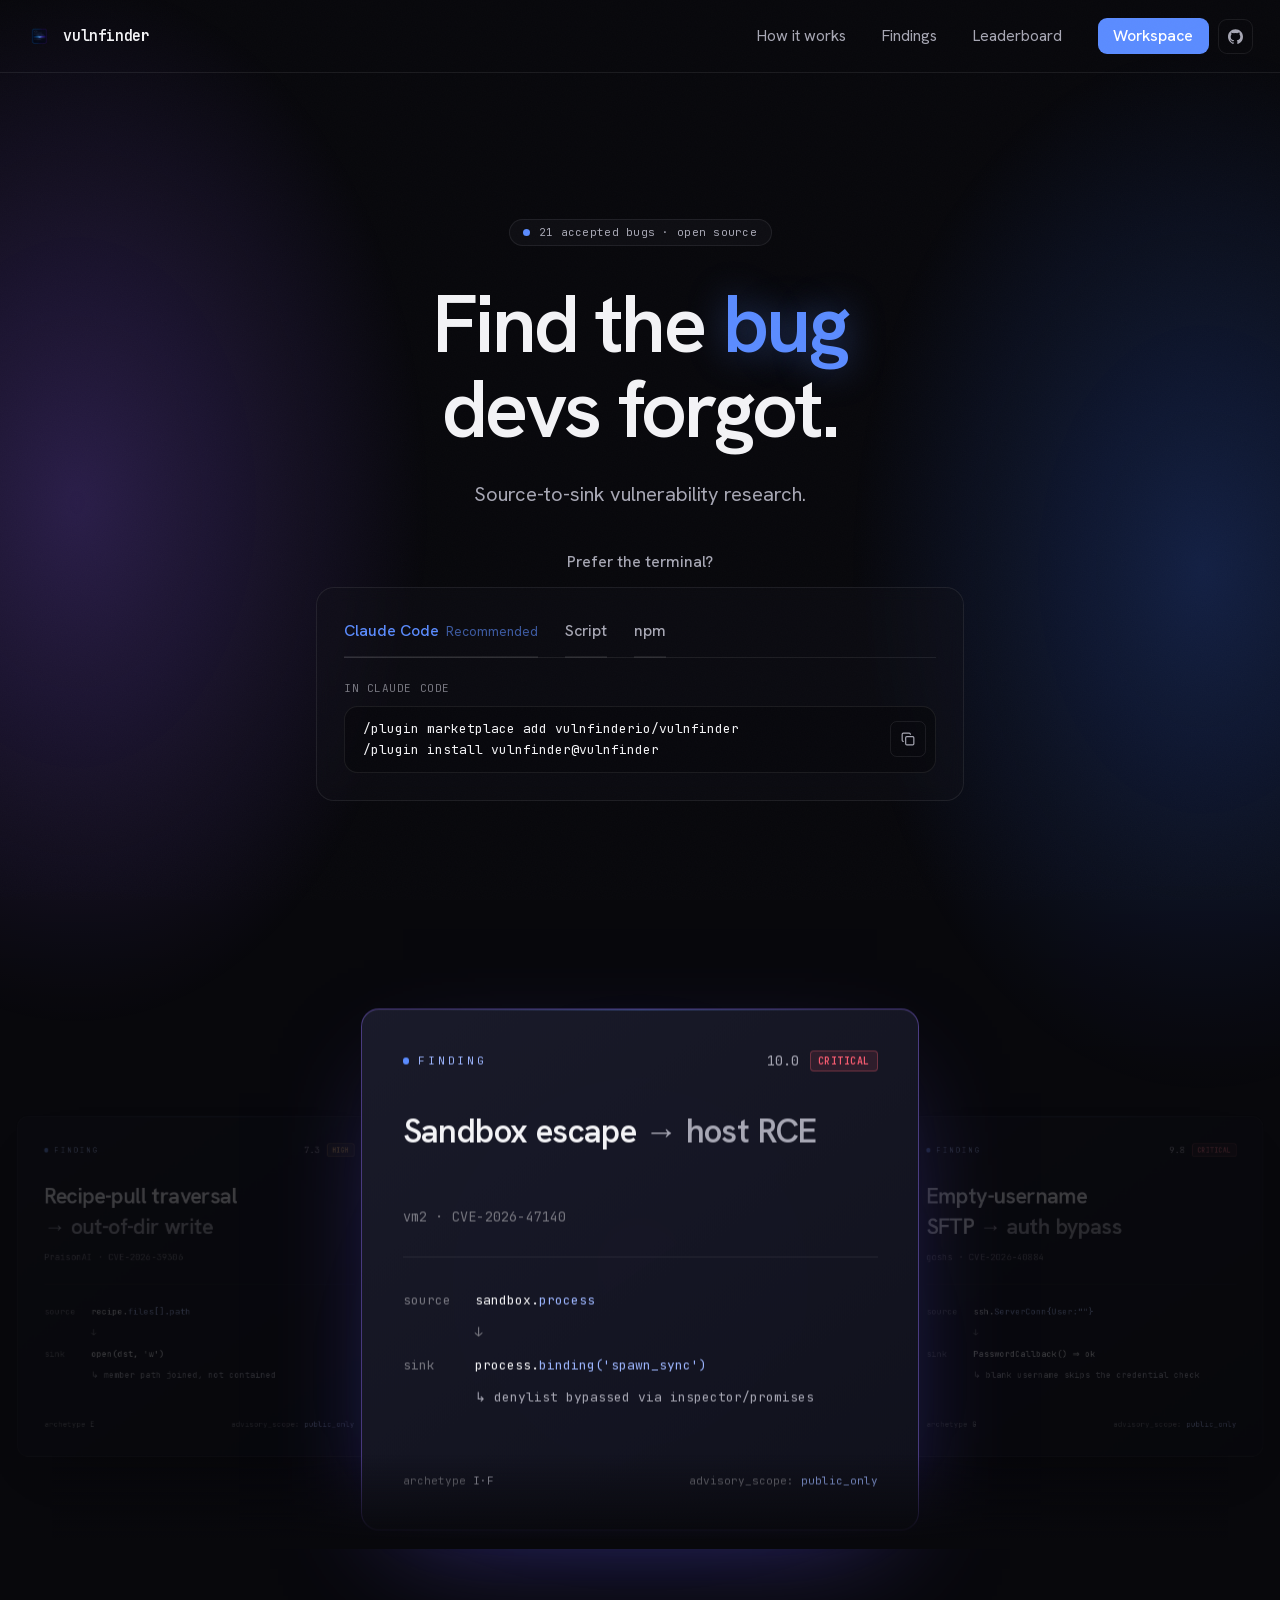
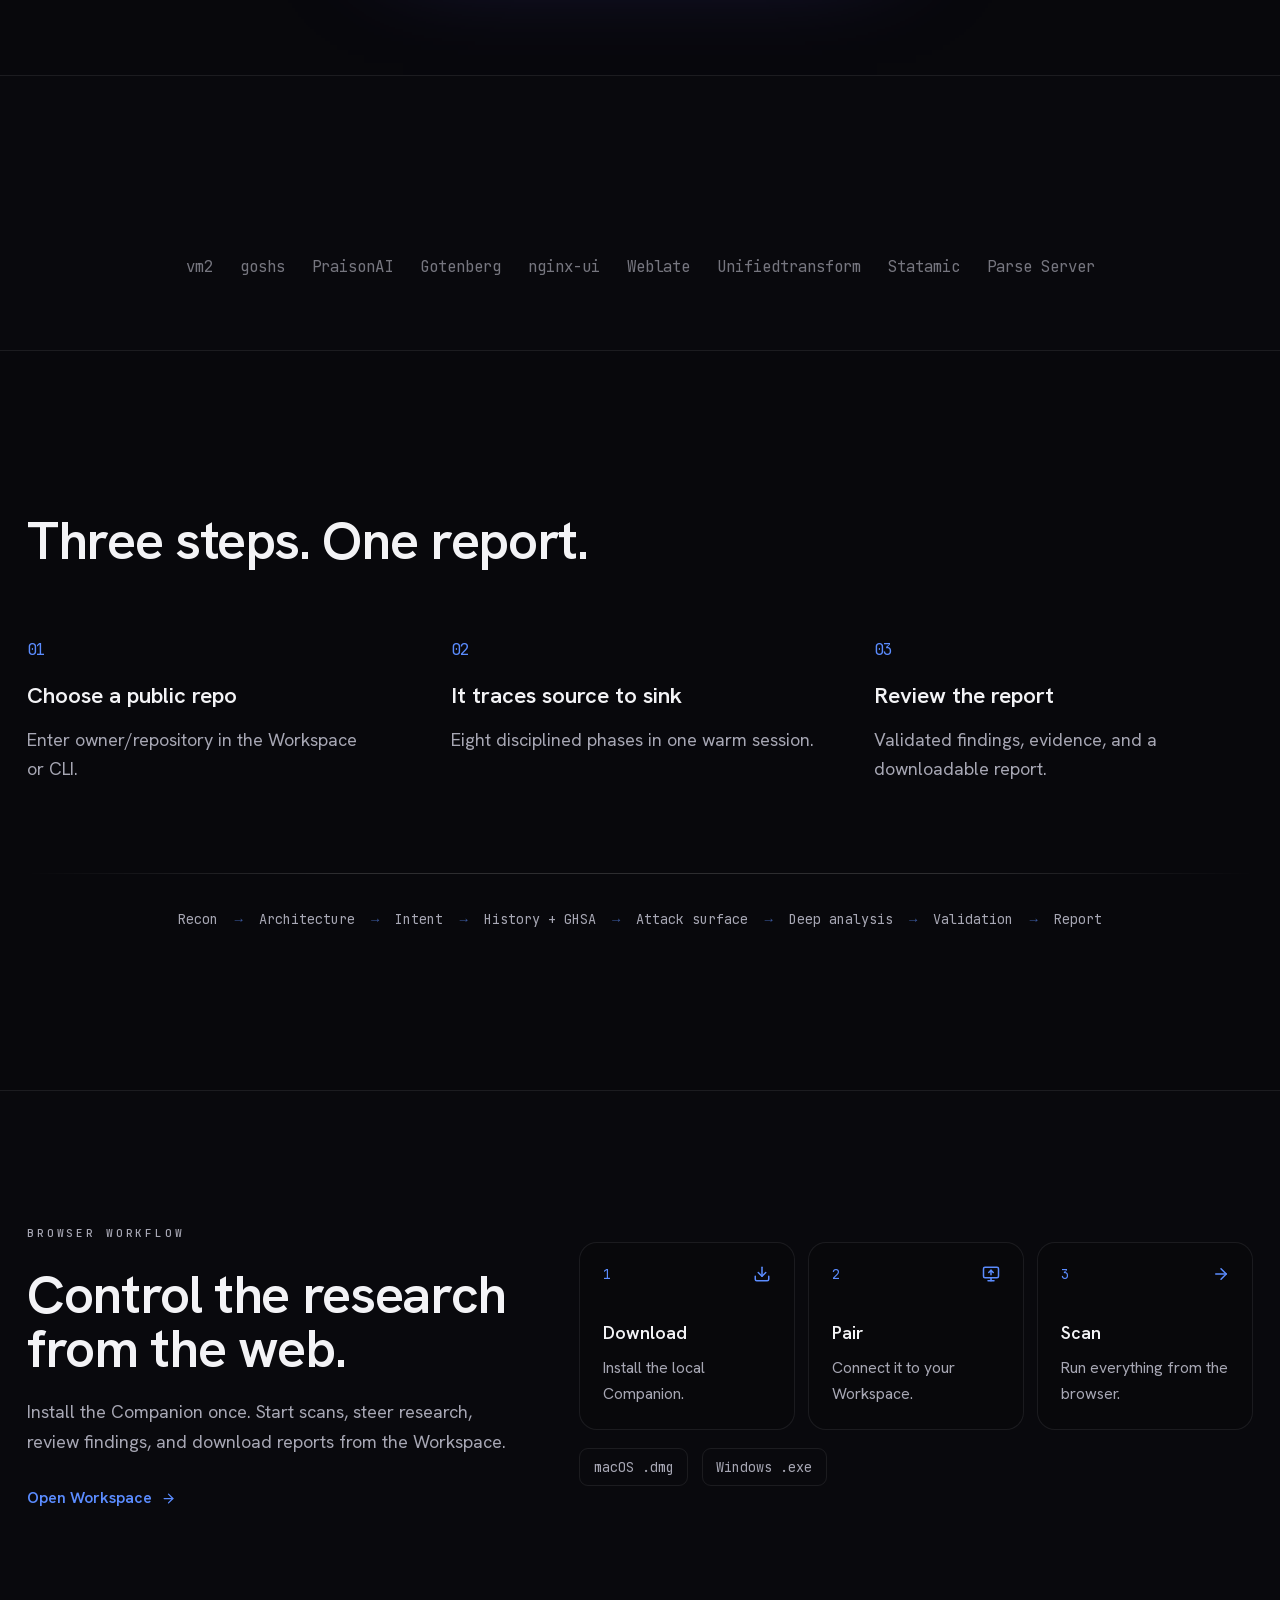
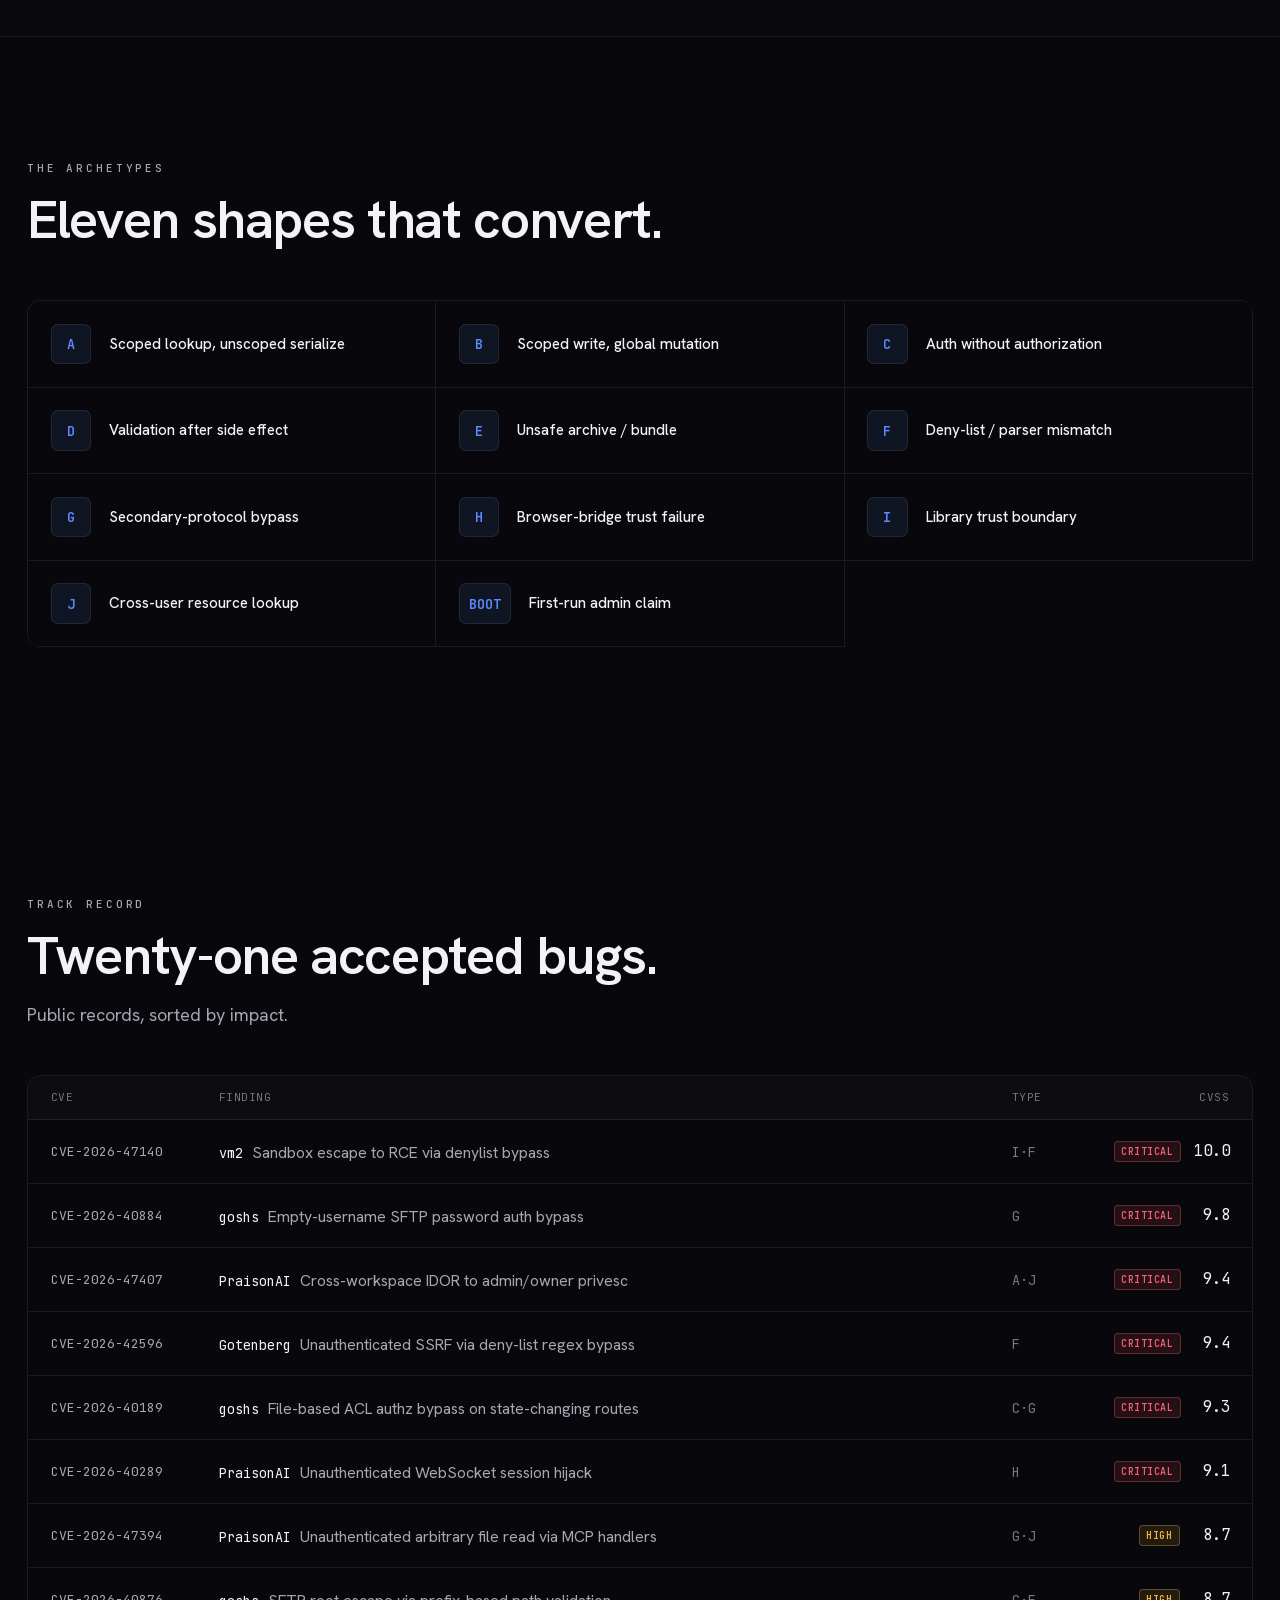
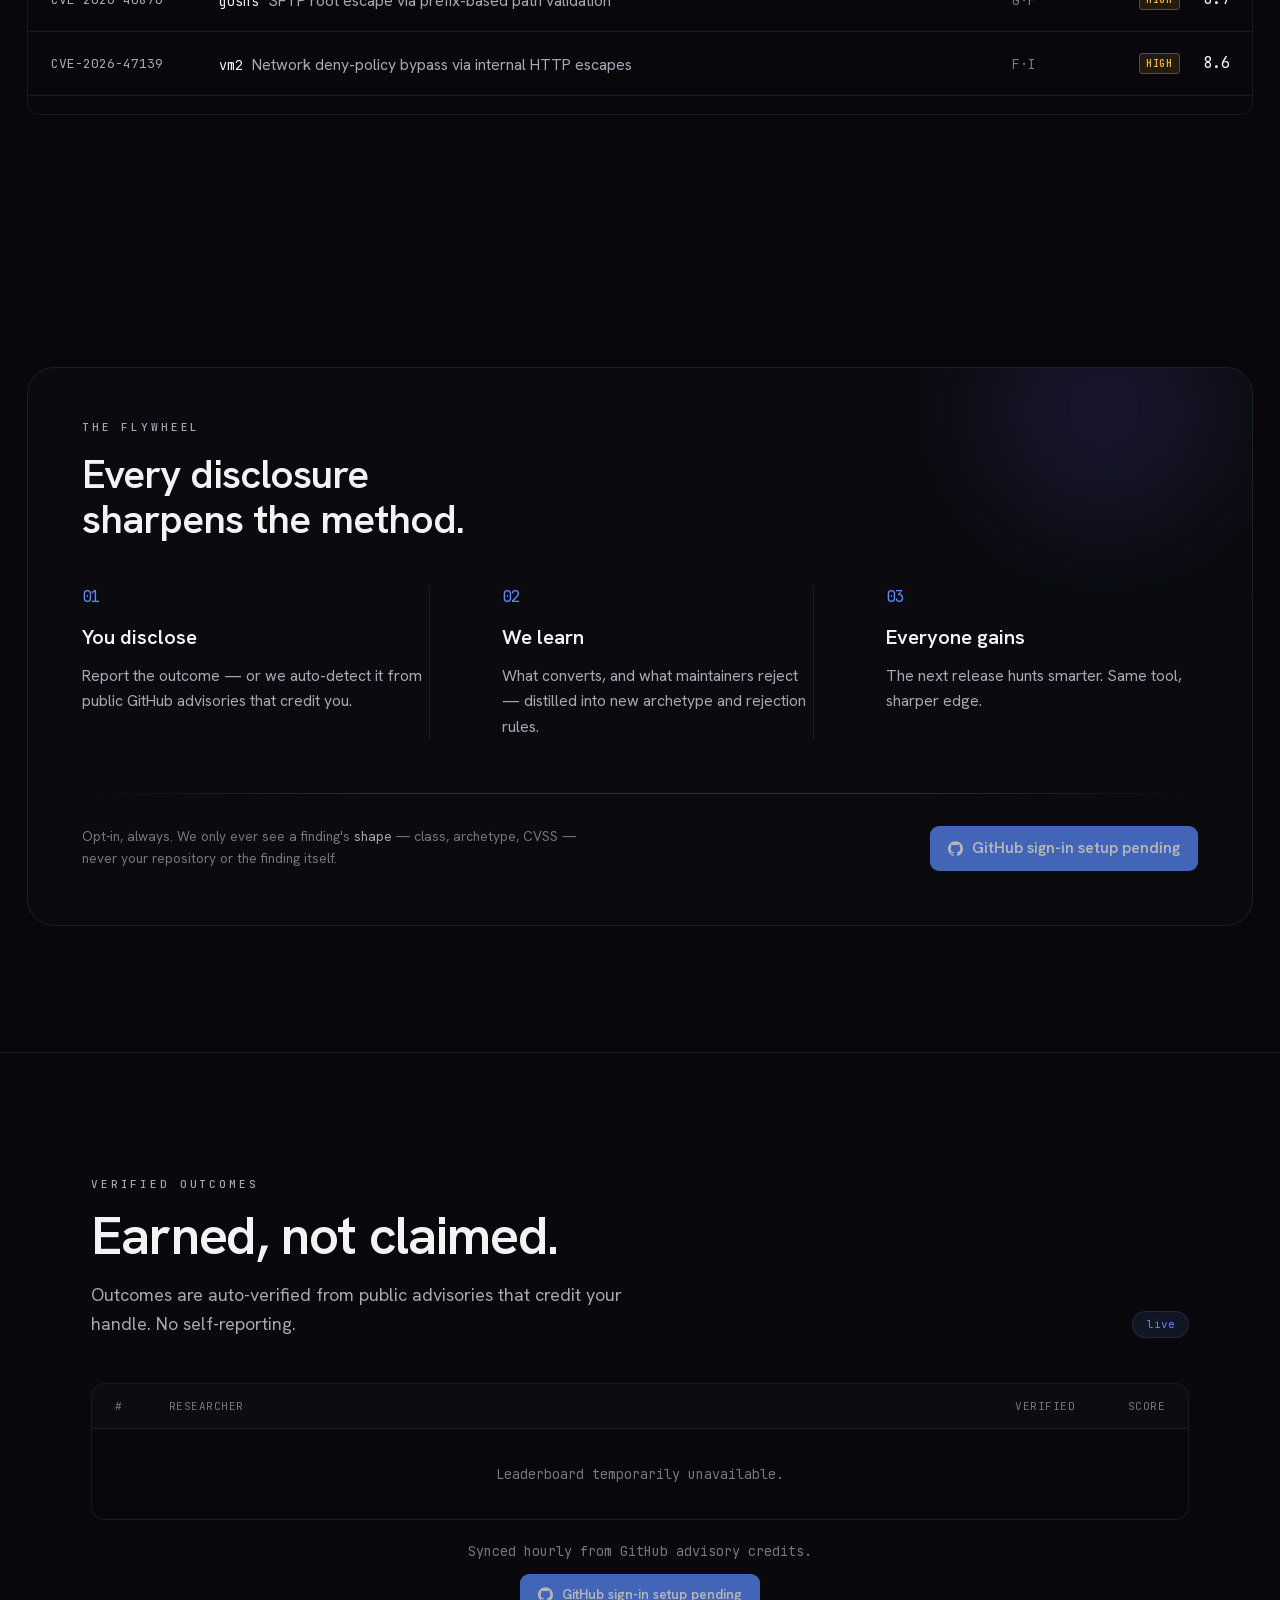
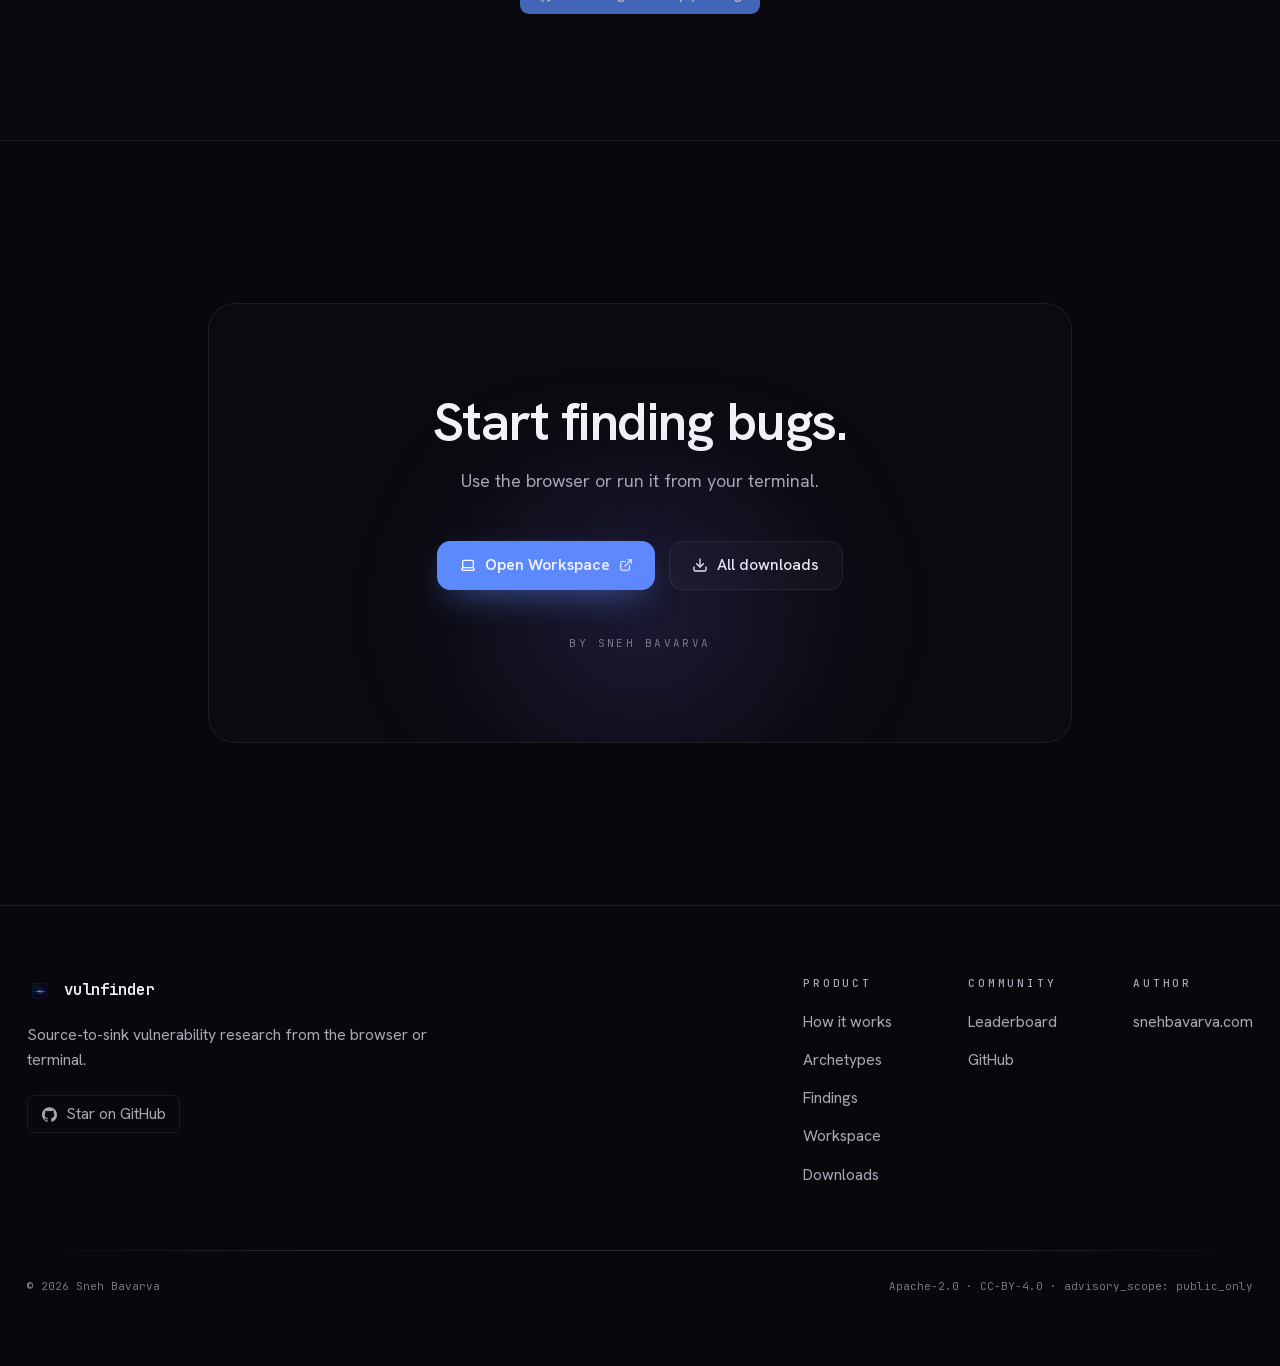
<file: index.html>
<!DOCTYPE html><html lang="en" class="hanken_grotesk_4eae25e7-module__cbd5za__variable jetbrains_mono_4cdbbe53-module__-y-Puq__variable"><head><meta charSet="utf-8"/><meta name="viewport" content="width=device-width, initial-scale=1"/><link rel="preload" href="/_next/static/media/051742360c26797e-s.p.1bkzbscqrt8rl.woff2" as="font" crossorigin="" type="font/woff2"/><link rel="preload" href="/_next/static/media/c47649aa31f9e140-s.p.3lxpqujs87tck.woff2" as="font" crossorigin="" type="font/woff2"/><link rel="preload" as="image" href="/logo.png"/><link rel="stylesheet" href="/_next/static/chunks/25ykx44nt04xx.css" data-precedence="next"/><link rel="stylesheet" href="/_next/static/chunks/1l9jtenimxnk1.css" data-precedence="next"/><link rel="preload" as="script" fetchPriority="low" href="/_next/static/chunks/1ee4c-6fpawm5.js"/><script src="/_next/static/chunks/20tnb66_krpb_.js" async=""></script><script src="/_next/static/chunks/3j9pm5otqxm82.js" async=""></script><script src="/_next/static/chunks/turbopack-377n6ol-ovjbn.js" async=""></script><script src="/_next/static/chunks/1z6x88ihszho0.js" async=""></script><script src="/_next/static/chunks/158myu8e_yme3.js" async=""></script><script src="/_next/static/chunks/17n1ctty9xje6.js" async=""></script><link rel="preload" href="https://www.googletagmanager.com/gtag/js?id=G-5PMMFH5GQT" as="script"/><meta name="next-size-adjust" content=""/><meta name="theme-color" content="#0a0b0d"/><title>vulnfinder — find the BUG devs forgot</title><meta name="description" content="Source-to-sink vulnerability research from the browser or terminal. 21 accepted bugs."/><link rel="author" href="https://snehbavarva.com"/><meta name="author" content="Sneh Bavarva"/><meta name="keywords" content="bug hunting,vulnerability research,static analysis,source to sink,security research,CVE"/><meta name="creator" content="Sneh Bavarva"/><meta property="og:title" content="vulnfinder — find the BUG devs forgot"/><meta property="og:description" content="Source-to-sink vulnerability research from the browser or terminal. 21 accepted bugs."/><meta property="og:site_name" content="vulnfinder"/><meta property="og:type" content="website"/><meta name="twitter:card" content="summary"/><meta name="twitter:title" content="vulnfinder — find the BUG devs forgot"/><meta name="twitter:description" content="Source-to-sink vulnerability research from the browser or terminal. 21 accepted bugs."/><link rel="icon" href="/icon.png?icon.2rzdzj55e5cb6.png" sizes="512x512" type="image/png"/><link rel="apple-touch-icon" href="/apple-icon.png?apple-icon.384x7-2_22_1z.png" sizes="180x180" type="image/png"/><script src="/_next/static/chunks/0cz1d0mv5g_q7.js" noModule=""></script></head><body class="grain min-h-dvh"><div hidden=""><!--$--><!--/$--></div><header class="fixed inset-x-0 top-0 z-50 transition-colors duration-300 border-b border-transparent"><nav class="mx-auto flex h-16 max-w-6xl items-center px-6"><a href="#top" class="flex items-center gap-2.5"><img src="/logo.png" alt="vulnfinder" width="25" height="25" class="shrink-0 rounded-[7px]" style="width:25px;height:25px"/><span class="font-mono text-[15px] font-semibold tracking-tight text-ink">vulnfinder</span></a><div class="ml-auto hidden items-center gap-8 md:flex"><a href="#how" class="text-sm text-mute transition-colors hover:text-ink">How it works</a><a href="#findings" class="text-sm text-mute transition-colors hover:text-ink">Findings</a><a href="#leaderboard" class="text-sm text-mute transition-colors hover:text-ink">Leaderboard</a></div><a href="https://vulnfinder-workspace.snehbavarva.workers.dev" class="ml-auto inline-flex items-center gap-2 rounded-lg bg-acid px-3.5 py-1.5 text-sm font-medium text-white transition-colors hover:bg-acid-soft md:ml-8"><span>Workspace</span></a><a href="https://github.com/vulnfinderio/vulnfinder" aria-label="GitHub" class="ml-2 hidden rounded-lg border border-line p-2 text-mute transition-colors hover:border-acid/40 hover:text-ink sm:inline-flex"><svg width="15" height="15" viewBox="0 0 24 24" fill="currentColor" aria-hidden="true"><path d="M12 .5C5.37.5 0 5.87 0 12.5c0 5.3 3.44 9.8 8.2 11.39.6.11.82-.26.82-.58 0-.29-.01-1.04-.02-2.05-3.34.73-4.04-1.61-4.04-1.61-.55-1.39-1.34-1.76-1.34-1.76-1.09-.75.08-.73.08-.73 1.21.09 1.85 1.24 1.85 1.24 1.07 1.83 2.81 1.3 3.5.99.11-.78.42-1.3.76-1.6-2.67-.3-5.47-1.34-5.47-5.95 0-1.31.47-2.39 1.24-3.23-.13-.3-.54-1.52.11-3.18 0 0 1.01-.32 3.3 1.23a11.5 11.5 0 0 1 6 0c2.29-1.55 3.3-1.23 3.3-1.23.65 1.66.24 2.88.12 3.18.77.84 1.23 1.92 1.23 3.23 0 4.62-2.81 5.64-5.49 5.94.43.37.81 1.1.81 2.22 0 1.6-.01 2.9-.01 3.29 0 .32.21.7.82.58A12.01 12.01 0 0 0 24 12.5C24 5.87 18.63.5 12 .5Z"></path></svg></a></nav></header><main><section id="top" class="relative overflow-hidden px-6 pb-28 pt-40 sm:pt-48"><div class="hero-aura absolute inset-0 -z-10"></div><div class="mx-auto max-w-2xl text-center"><div style="opacity:0;transform:translateY(16px)"><span class="inline-flex items-center gap-2 rounded-full border border-line bg-surface/60 px-3 py-1 font-mono text-[11px] tracking-wide text-mute"><span class="size-1.5 rounded-full bg-acid glow-pulse"></span>21 accepted bugs · open source</span></div><div style="opacity:0;transform:translateY(16px)"><h1 class="mt-8 text-balance font-sans text-5xl font-semibold leading-[1.04] tracking-[-0.035em] sm:text-6xl md:text-[4.5rem]">Find the <span class="text-acid text-glow">bug</span> devs forgot.</h1></div><div style="opacity:0;transform:translateY(16px)"><p class="mx-auto mt-6 max-w-md text-pretty text-lg leading-relaxed text-mute">Source-to-sink vulnerability research.</p></div><div style="opacity:0;transform:translateY(16px)"><div class="mx-auto mt-9 max-w-xl"><p class="mb-3 text-center text-sm font-medium text-mute">Prefer the terminal?</p><div class="rounded-2xl border border-line bg-surface/40 p-5 text-left backdrop-blur-sm sm:p-6"><div role="tablist" aria-label="Install method" class="flex gap-6 border-b border-line"><button role="tab" type="button" aria-selected="true" class="relative -mb-px border-b-2 pb-3 pt-1 text-sm font-medium transition-colors border-acid text-acid">Claude Code<span class="ml-1.5 hidden text-xs font-normal sm:inline text-acid/60">Recommended</span></button><button role="tab" type="button" aria-selected="false" class="relative -mb-px border-b-2 pb-3 pt-1 text-sm font-medium transition-colors border-transparent text-mute hover:text-ink">Script</button><button role="tab" type="button" aria-selected="false" class="relative -mb-px border-b-2 pb-3 pt-1 text-sm font-medium transition-colors border-transparent text-mute hover:text-ink">npm</button></div><div class="mt-5 space-y-4"><div><div class="mb-2 font-mono text-[11px] uppercase tracking-wider text-faint">In Claude Code</div><div class="flex items-center gap-3 rounded-xl border border-line bg-canvas/70 py-2.5 pl-4 pr-2"><div class="min-w-0 flex-1 overflow-x-auto whitespace-nowrap font-mono text-[13px] leading-relaxed"><div class="flex items-center gap-2"><span class="text-ink">/plugin marketplace add vulnfinderio/vulnfinder</span></div><div class="flex items-center gap-2"><span class="text-ink">/plugin install vulnfinder@vulnfinder</span></div></div><button type="button" aria-label="Copy In Claude Code command" class="group inline-flex size-8 items-center justify-center rounded-md border border-line text-mute transition-colors hover:border-acid/40 hover:text-acid shrink-0"><svg xmlns="http://www.w3.org/2000/svg" width="14" height="14" viewBox="0 0 24 24" fill="none" stroke="currentColor" stroke-width="2" stroke-linecap="round" stroke-linejoin="round" class="lucide lucide-copy" aria-hidden="true"><rect width="14" height="14" x="8" y="8" rx="2" ry="2"></rect><path d="M4 16c-1.1 0-2-.9-2-2V4c0-1.1.9-2 2-2h10c1.1 0 2 .9 2 2"></path></svg></button></div></div></div></div></div></div><div style="opacity:0;transform:translateY(16px)"><div class="mt-9"><p class="mb-3 text-center text-sm font-medium text-mute">Prefer the browser?</p><div class="flex flex-col items-center justify-center gap-3 sm:flex-row "><a href="https://vulnfinder-workspace.snehbavarva.workers.dev" class="inline-flex min-h-11 items-center justify-center gap-2 rounded-xl bg-acid px-5 py-2.5 text-sm font-semibold text-white shadow-[0_12px_36px_-14px_rgba(91,140,255,0.8)] transition hover:bg-acid-soft"><svg xmlns="http://www.w3.org/2000/svg" width="16" height="16" viewBox="0 0 24 24" fill="none" stroke="currentColor" stroke-width="2" stroke-linecap="round" stroke-linejoin="round" class="lucide lucide-laptop" aria-hidden="true"><path d="M18 5a2 2 0 0 1 2 2v8.526a2 2 0 0 0 .212.897l1.068 2.127a1 1 0 0 1-.9 1.45H3.62a1 1 0 0 1-.9-1.45l1.068-2.127A2 2 0 0 0 4 15.526V7a2 2 0 0 1 2-2z"></path><path d="M20.054 15.987H3.946"></path></svg> Open Workspace <svg xmlns="http://www.w3.org/2000/svg" width="14" height="14" viewBox="0 0 24 24" fill="none" stroke="currentColor" stroke-width="2" stroke-linecap="round" stroke-linejoin="round" class="lucide lucide-external-link" aria-hidden="true"><path d="M15 3h6v6"></path><path d="M10 14 21 3"></path><path d="M18 13v6a2 2 0 0 1-2 2H5a2 2 0 0 1-2-2V8a2 2 0 0 1 2-2h6"></path></svg></a><a href="https://github.com/vulnfinderio/vulnfinder-releases/releases" class="inline-flex min-h-11 items-center justify-center gap-2 rounded-xl border border-line-strong bg-surface/60 px-5 py-2.5 text-sm font-medium text-ink transition-colors hover:border-acid/45"><svg xmlns="http://www.w3.org/2000/svg" width="16" height="16" viewBox="0 0 24 24" fill="none" stroke="currentColor" stroke-width="2" stroke-linecap="round" stroke-linejoin="round" class="lucide lucide-download" aria-hidden="true"><path d="M12 15V3"></path><path d="M21 15v4a2 2 0 0 1-2 2H5a2 2 0 0 1-2-2v-4"></path><path d="m7 10 5 5 5-5"></path></svg> <!-- -->All downloads</a></div></div></div></div><div class="mx-auto mt-16 w-full max-w-[82rem]" style="opacity:0;transform:translateY(16px)"><div role="region" aria-roledescription="carousel" aria-label="Accepted findings" class="FindingCarousel-module__f0WMMG__stage"><div aria-hidden="false" data-position="center" class="FindingCarousel-module__f0WMMG__cardSlot"><div class="relative flex min-h-[29rem] flex-col overflow-hidden rounded-[18px] border border-white/[0.09] bg-[linear-gradient(145deg,rgba(21,22,34,0.9),rgba(12,13,21,0.96))] p-7 shadow-[0_38px_90px_-50px_rgba(0,0,0,0.95)] backdrop-blur-md sm:p-9 FindingCarousel-module__f0WMMG__activeCard"><div class="absolute inset-x-[12%] top-0 h-px bg-gradient-to-r from-transparent via-acid/35 to-transparent"></div><div class="flex items-center justify-between"><span class="inline-flex items-center gap-2 font-mono text-[11px] uppercase tracking-[0.25em] text-acid-soft"><span class="size-1.5 rounded-full bg-acid"></span>finding</span><div class="flex items-center gap-2.5"><span class="font-mono text-xs tabular-nums text-mute">10.0</span><span class="inline-flex items-center rounded-[4px] border px-1.5 py-0.5 font-mono text-[10px] font-semibold uppercase tracking-wider" style="color:var(--color-crit);border-color:color-mix(in oklab, var(--color-crit) 32%, transparent);background-color:color-mix(in oklab, var(--color-crit) 11%, transparent)">Critical</span></div></div><h3 class="mt-8 min-h-[4.8rem] text-balance font-sans text-[1.55rem] font-semibold leading-[1.42] tracking-[-0.018em] text-ink sm:text-[1.85rem]">Sandbox escape<span class="text-mute"> → <!-- -->host RCE</span></h3><p class="mt-3 font-mono text-xs tracking-[0.015em] text-faint">vm2<!-- --> · <!-- -->CVE-2026-47140</p><div class="my-7 h-px w-full bg-white/[0.075]"></div><div class="space-y-2.5 font-mono text-[12px] leading-relaxed sm:text-[13px]"><div class="flex gap-4"><span class="w-12 shrink-0 text-faint">source</span><span class="text-ink">sandbox.<span class="text-acid-soft">process</span></span></div><div class="pl-16 text-faint">↓</div><div class="flex gap-4"><span class="w-12 shrink-0 text-faint">sink</span><span class="text-ink">process.<span class="text-acid-soft">binding(&#x27;spawn_sync&#x27;)</span></span></div><div class="pl-16 text-mute">↳ <!-- -->denylist bypassed via inspector/promises</div></div><div class="mt-auto flex items-center justify-between gap-5 pt-9 font-mono text-[10px] text-faint sm:text-[11px]"><span>archetype <span class="text-mute">I·F</span></span><span class="text-right">advisory_scope: <span class="text-acid-soft">public_only</span></span></div></div></div><div aria-hidden="true" data-position="right" class="FindingCarousel-module__f0WMMG__cardSlot"><div class="relative flex min-h-[29rem] flex-col overflow-hidden rounded-[18px] border border-white/[0.09] bg-[linear-gradient(145deg,rgba(21,22,34,0.9),rgba(12,13,21,0.96))] p-7 shadow-[0_38px_90px_-50px_rgba(0,0,0,0.95)] backdrop-blur-md sm:p-9"><div class="absolute inset-x-[12%] top-0 h-px bg-gradient-to-r from-transparent via-acid/35 to-transparent"></div><div class="flex items-center justify-between"><span class="inline-flex items-center gap-2 font-mono text-[11px] uppercase tracking-[0.25em] text-acid-soft"><span class="size-1.5 rounded-full bg-acid"></span>finding</span><div class="flex items-center gap-2.5"><span class="font-mono text-xs tabular-nums text-mute">9.8</span><span class="inline-flex items-center rounded-[4px] border px-1.5 py-0.5 font-mono text-[10px] font-semibold uppercase tracking-wider" style="color:var(--color-crit);border-color:color-mix(in oklab, var(--color-crit) 32%, transparent);background-color:color-mix(in oklab, var(--color-crit) 11%, transparent)">Critical</span></div></div><h3 class="mt-8 min-h-[4.8rem] text-balance font-sans text-[1.55rem] font-semibold leading-[1.42] tracking-[-0.018em] text-ink sm:text-[1.85rem]">Empty-username SFTP<span class="text-mute"> → <!-- -->auth bypass</span></h3><p class="mt-3 font-mono text-xs tracking-[0.015em] text-faint">goshs<!-- --> · <!-- -->CVE-2026-40884</p><div class="my-7 h-px w-full bg-white/[0.075]"></div><div class="space-y-2.5 font-mono text-[12px] leading-relaxed sm:text-[13px]"><div class="flex gap-4"><span class="w-12 shrink-0 text-faint">source</span><span class="text-ink">ssh.<span class="text-acid-soft">ServerConn{User:&quot;&quot;}</span></span></div><div class="pl-16 text-faint">↓</div><div class="flex gap-4"><span class="w-12 shrink-0 text-faint">sink</span><span class="text-ink">PasswordCallback() ⇒ ok</span></div><div class="pl-16 text-mute">↳ <!-- -->blank username skips the credential check</div></div><div class="mt-auto flex items-center justify-between gap-5 pt-9 font-mono text-[10px] text-faint sm:text-[11px]"><span>archetype <span class="text-mute">G</span></span><span class="text-right">advisory_scope: <span class="text-acid-soft">public_only</span></span></div></div></div><div aria-hidden="true" data-position="hidden-right" class="FindingCarousel-module__f0WMMG__cardSlot"><div class="relative flex min-h-[29rem] flex-col overflow-hidden rounded-[18px] border border-white/[0.09] bg-[linear-gradient(145deg,rgba(21,22,34,0.9),rgba(12,13,21,0.96))] p-7 shadow-[0_38px_90px_-50px_rgba(0,0,0,0.95)] backdrop-blur-md sm:p-9"><div class="absolute inset-x-[12%] top-0 h-px bg-gradient-to-r from-transparent via-acid/35 to-transparent"></div><div class="flex items-center justify-between"><span class="inline-flex items-center gap-2 font-mono text-[11px] uppercase tracking-[0.25em] text-acid-soft"><span class="size-1.5 rounded-full bg-acid"></span>finding</span><div class="flex items-center gap-2.5"><span class="font-mono text-xs tabular-nums text-mute">9.4</span><span class="inline-flex items-center rounded-[4px] border px-1.5 py-0.5 font-mono text-[10px] font-semibold uppercase tracking-wider" style="color:var(--color-crit);border-color:color-mix(in oklab, var(--color-crit) 32%, transparent);background-color:color-mix(in oklab, var(--color-crit) 11%, transparent)">Critical</span></div></div><h3 class="mt-8 min-h-[4.8rem] text-balance font-sans text-[1.55rem] font-semibold leading-[1.42] tracking-[-0.018em] text-ink sm:text-[1.85rem]">Cross-workspace IDOR<span class="text-mute"> → <!-- -->admin/owner privesc</span></h3><p class="mt-3 font-mono text-xs tracking-[0.015em] text-faint">PraisonAI<!-- --> · <!-- -->CVE-2026-47407</p><div class="my-7 h-px w-full bg-white/[0.075]"></div><div class="space-y-2.5 font-mono text-[12px] leading-relaxed sm:text-[13px]"><div class="flex gap-4"><span class="w-12 shrink-0 text-faint">source</span><span class="text-ink">body.<span class="text-acid-soft">workspace_id</span></span></div><div class="pl-16 text-faint">↓</div><div class="flex gap-4"><span class="w-12 shrink-0 text-faint">sink</span><span class="text-ink">Membership(role=&#x27;owner&#x27;)</span></div><div class="pl-16 text-mute">↳ <!-- -->row scoped by id, not by tenant</div></div><div class="mt-auto flex items-center justify-between gap-5 pt-9 font-mono text-[10px] text-faint sm:text-[11px]"><span>archetype <span class="text-mute">A·J</span></span><span class="text-right">advisory_scope: <span class="text-acid-soft">public_only</span></span></div></div></div><div aria-hidden="true" data-position="hidden-right" class="FindingCarousel-module__f0WMMG__cardSlot" style="transition:none"><div class="relative flex min-h-[29rem] flex-col overflow-hidden rounded-[18px] border border-white/[0.09] bg-[linear-gradient(145deg,rgba(21,22,34,0.9),rgba(12,13,21,0.96))] p-7 shadow-[0_38px_90px_-50px_rgba(0,0,0,0.95)] backdrop-blur-md sm:p-9"><div class="absolute inset-x-[12%] top-0 h-px bg-gradient-to-r from-transparent via-acid/35 to-transparent"></div><div class="flex items-center justify-between"><span class="inline-flex items-center gap-2 font-mono text-[11px] uppercase tracking-[0.25em] text-acid-soft"><span class="size-1.5 rounded-full bg-acid"></span>finding</span><div class="flex items-center gap-2.5"><span class="font-mono text-xs tabular-nums text-mute">9.4</span><span class="inline-flex items-center rounded-[4px] border px-1.5 py-0.5 font-mono text-[10px] font-semibold uppercase tracking-wider" style="color:var(--color-crit);border-color:color-mix(in oklab, var(--color-crit) 32%, transparent);background-color:color-mix(in oklab, var(--color-crit) 11%, transparent)">Critical</span></div></div><h3 class="mt-8 min-h-[4.8rem] text-balance font-sans text-[1.55rem] font-semibold leading-[1.42] tracking-[-0.018em] text-ink sm:text-[1.85rem]">Unauthenticated SSRF<span class="text-mute"> → <!-- -->internal services</span></h3><p class="mt-3 font-mono text-xs tracking-[0.015em] text-faint">Gotenberg<!-- --> · <!-- -->CVE-2026-42596</p><div class="my-7 h-px w-full bg-white/[0.075]"></div><div class="space-y-2.5 font-mono text-[12px] leading-relaxed sm:text-[13px]"><div class="flex gap-4"><span class="w-12 shrink-0 text-faint">source</span><span class="text-ink">form.<span class="text-acid-soft">downloadFrom.url</span></span></div><div class="pl-16 text-faint">↓</div><div class="flex gap-4"><span class="w-12 shrink-0 text-faint">sink</span><span class="text-ink">http.<span class="text-acid-soft">Get(url)</span></span></div><div class="pl-16 text-mute">↳ <!-- -->deny-list regex ≠ parsed host</div></div><div class="mt-auto flex items-center justify-between gap-5 pt-9 font-mono text-[10px] text-faint sm:text-[11px]"><span>archetype <span class="text-mute">F</span></span><span class="text-right">advisory_scope: <span class="text-acid-soft">public_only</span></span></div></div></div><div aria-hidden="true" data-position="hidden-right" class="FindingCarousel-module__f0WMMG__cardSlot" style="transition:none"><div class="relative flex min-h-[29rem] flex-col overflow-hidden rounded-[18px] border border-white/[0.09] bg-[linear-gradient(145deg,rgba(21,22,34,0.9),rgba(12,13,21,0.96))] p-7 shadow-[0_38px_90px_-50px_rgba(0,0,0,0.95)] backdrop-blur-md sm:p-9"><div class="absolute inset-x-[12%] top-0 h-px bg-gradient-to-r from-transparent via-acid/35 to-transparent"></div><div class="flex items-center justify-between"><span class="inline-flex items-center gap-2 font-mono text-[11px] uppercase tracking-[0.25em] text-acid-soft"><span class="size-1.5 rounded-full bg-acid"></span>finding</span><div class="flex items-center gap-2.5"><span class="font-mono text-xs tabular-nums text-mute">9.3</span><span class="inline-flex items-center rounded-[4px] border px-1.5 py-0.5 font-mono text-[10px] font-semibold uppercase tracking-wider" style="color:var(--color-crit);border-color:color-mix(in oklab, var(--color-crit) 32%, transparent);background-color:color-mix(in oklab, var(--color-crit) 11%, transparent)">Critical</span></div></div><h3 class="mt-8 min-h-[4.8rem] text-balance font-sans text-[1.55rem] font-semibold leading-[1.42] tracking-[-0.018em] text-ink sm:text-[1.85rem]">File-ACL authz bypass<span class="text-mute"> → <!-- -->state-changing routes</span></h3><p class="mt-3 font-mono text-xs tracking-[0.015em] text-faint">goshs<!-- --> · <!-- -->CVE-2026-40189</p><div class="my-7 h-px w-full bg-white/[0.075]"></div><div class="space-y-2.5 font-mono text-[12px] leading-relaxed sm:text-[13px]"><div class="flex gap-4"><span class="w-12 shrink-0 text-faint">source</span><span class="text-ink">POST /?delete=</span></div><div class="pl-16 text-faint">↓</div><div class="flex gap-4"><span class="w-12 shrink-0 text-faint">sink</span><span class="text-ink">os.<span class="text-acid-soft">RemoveAll(path)</span></span></div><div class="pl-16 text-mute">↳ <!-- -->ACL enforced on read, not on write</div></div><div class="mt-auto flex items-center justify-between gap-5 pt-9 font-mono text-[10px] text-faint sm:text-[11px]"><span>archetype <span class="text-mute">C·G</span></span><span class="text-right">advisory_scope: <span class="text-acid-soft">public_only</span></span></div></div></div><div aria-hidden="true" data-position="hidden-right" class="FindingCarousel-module__f0WMMG__cardSlot" style="transition:none"><div class="relative flex min-h-[29rem] flex-col overflow-hidden rounded-[18px] border border-white/[0.09] bg-[linear-gradient(145deg,rgba(21,22,34,0.9),rgba(12,13,21,0.96))] p-7 shadow-[0_38px_90px_-50px_rgba(0,0,0,0.95)] backdrop-blur-md sm:p-9"><div class="absolute inset-x-[12%] top-0 h-px bg-gradient-to-r from-transparent via-acid/35 to-transparent"></div><div class="flex items-center justify-between"><span class="inline-flex items-center gap-2 font-mono text-[11px] uppercase tracking-[0.25em] text-acid-soft"><span class="size-1.5 rounded-full bg-acid"></span>finding</span><div class="flex items-center gap-2.5"><span class="font-mono text-xs tabular-nums text-mute">9.1</span><span class="inline-flex items-center rounded-[4px] border px-1.5 py-0.5 font-mono text-[10px] font-semibold uppercase tracking-wider" style="color:var(--color-crit);border-color:color-mix(in oklab, var(--color-crit) 32%, transparent);background-color:color-mix(in oklab, var(--color-crit) 11%, transparent)">Critical</span></div></div><h3 class="mt-8 min-h-[4.8rem] text-balance font-sans text-[1.55rem] font-semibold leading-[1.42] tracking-[-0.018em] text-ink sm:text-[1.85rem]">Unauth WebSocket<span class="text-mute"> → <!-- -->session hijack</span></h3><p class="mt-3 font-mono text-xs tracking-[0.015em] text-faint">PraisonAI<!-- --> · <!-- -->CVE-2026-40289</p><div class="my-7 h-px w-full bg-white/[0.075]"></div><div class="space-y-2.5 font-mono text-[12px] leading-relaxed sm:text-[13px]"><div class="flex gap-4"><span class="w-12 shrink-0 text-faint">source</span><span class="text-ink">ws.<span class="text-acid-soft">message.sessionId</span></span></div><div class="pl-16 text-faint">↓</div><div class="flex gap-4"><span class="w-12 shrink-0 text-faint">sink</span><span class="text-ink">sessions[id].<span class="text-acid-soft">send()</span></span></div><div class="pl-16 text-mute">↳ <!-- -->Origin checked, identity is not</div></div><div class="mt-auto flex items-center justify-between gap-5 pt-9 font-mono text-[10px] text-faint sm:text-[11px]"><span>archetype <span class="text-mute">H</span></span><span class="text-right">advisory_scope: <span class="text-acid-soft">public_only</span></span></div></div></div><div aria-hidden="true" data-position="hidden-right" class="FindingCarousel-module__f0WMMG__cardSlot" style="transition:none"><div class="relative flex min-h-[29rem] flex-col overflow-hidden rounded-[18px] border border-white/[0.09] bg-[linear-gradient(145deg,rgba(21,22,34,0.9),rgba(12,13,21,0.96))] p-7 shadow-[0_38px_90px_-50px_rgba(0,0,0,0.95)] backdrop-blur-md sm:p-9"><div class="absolute inset-x-[12%] top-0 h-px bg-gradient-to-r from-transparent via-acid/35 to-transparent"></div><div class="flex items-center justify-between"><span class="inline-flex items-center gap-2 font-mono text-[11px] uppercase tracking-[0.25em] text-acid-soft"><span class="size-1.5 rounded-full bg-acid"></span>finding</span><div class="flex items-center gap-2.5"><span class="font-mono text-xs tabular-nums text-mute">8.7</span><span class="inline-flex items-center rounded-[4px] border px-1.5 py-0.5 font-mono text-[10px] font-semibold uppercase tracking-wider" style="color:var(--color-high);border-color:color-mix(in oklab, var(--color-high) 32%, transparent);background-color:color-mix(in oklab, var(--color-high) 11%, transparent)">High</span></div></div><h3 class="mt-8 min-h-[4.8rem] text-balance font-sans text-[1.55rem] font-semibold leading-[1.42] tracking-[-0.018em] text-ink sm:text-[1.85rem]">Unauth MCP handler<span class="text-mute"> → <!-- -->arbitrary file read</span></h3><p class="mt-3 font-mono text-xs tracking-[0.015em] text-faint">PraisonAI<!-- --> · <!-- -->CVE-2026-47394</p><div class="my-7 h-px w-full bg-white/[0.075]"></div><div class="space-y-2.5 font-mono text-[12px] leading-relaxed sm:text-[13px]"><div class="flex gap-4"><span class="w-12 shrink-0 text-faint">source</span><span class="text-ink">mcp.<span class="text-acid-soft">tool(params.path)</span></span></div><div class="pl-16 text-faint">↓</div><div class="flex gap-4"><span class="w-12 shrink-0 text-faint">sink</span><span class="text-ink">open(path).<span class="text-acid-soft">read()</span></span></div><div class="pl-16 text-mute">↳ <!-- -->MCP surface skips the HTTP auth model</div></div><div class="mt-auto flex items-center justify-between gap-5 pt-9 font-mono text-[10px] text-faint sm:text-[11px]"><span>archetype <span class="text-mute">G·J</span></span><span class="text-right">advisory_scope: <span class="text-acid-soft">public_only</span></span></div></div></div><div aria-hidden="true" data-position="hidden-left" class="FindingCarousel-module__f0WMMG__cardSlot" style="transition:none"><div class="relative flex min-h-[29rem] flex-col overflow-hidden rounded-[18px] border border-white/[0.09] bg-[linear-gradient(145deg,rgba(21,22,34,0.9),rgba(12,13,21,0.96))] p-7 shadow-[0_38px_90px_-50px_rgba(0,0,0,0.95)] backdrop-blur-md sm:p-9"><div class="absolute inset-x-[12%] top-0 h-px bg-gradient-to-r from-transparent via-acid/35 to-transparent"></div><div class="flex items-center justify-between"><span class="inline-flex items-center gap-2 font-mono text-[11px] uppercase tracking-[0.25em] text-acid-soft"><span class="size-1.5 rounded-full bg-acid"></span>finding</span><div class="flex items-center gap-2.5"><span class="font-mono text-xs tabular-nums text-mute">8.7</span><span class="inline-flex items-center rounded-[4px] border px-1.5 py-0.5 font-mono text-[10px] font-semibold uppercase tracking-wider" style="color:var(--color-high);border-color:color-mix(in oklab, var(--color-high) 32%, transparent);background-color:color-mix(in oklab, var(--color-high) 11%, transparent)">High</span></div></div><h3 class="mt-8 min-h-[4.8rem] text-balance font-sans text-[1.55rem] font-semibold leading-[1.42] tracking-[-0.018em] text-ink sm:text-[1.85rem]">SFTP root escape<span class="text-mute"> → <!-- -->host filesystem read</span></h3><p class="mt-3 font-mono text-xs tracking-[0.015em] text-faint">goshs<!-- --> · <!-- -->CVE-2026-40876</p><div class="my-7 h-px w-full bg-white/[0.075]"></div><div class="space-y-2.5 font-mono text-[12px] leading-relaxed sm:text-[13px]"><div class="flex gap-4"><span class="w-12 shrink-0 text-faint">source</span><span class="text-ink">sftp.<span class="text-acid-soft">realpath(req)</span></span></div><div class="pl-16 text-faint">↓</div><div class="flex gap-4"><span class="w-12 shrink-0 text-faint">sink</span><span class="text-ink">strings.<span class="text-acid-soft">HasPrefix(p, root)</span></span></div><div class="pl-16 text-mute">↳ <!-- -->prefix check ≠ path containment</div></div><div class="mt-auto flex items-center justify-between gap-5 pt-9 font-mono text-[10px] text-faint sm:text-[11px]"><span>archetype <span class="text-mute">G·F</span></span><span class="text-right">advisory_scope: <span class="text-acid-soft">public_only</span></span></div></div></div><div aria-hidden="true" data-position="hidden-left" class="FindingCarousel-module__f0WMMG__cardSlot" style="transition:none"><div class="relative flex min-h-[29rem] flex-col overflow-hidden rounded-[18px] border border-white/[0.09] bg-[linear-gradient(145deg,rgba(21,22,34,0.9),rgba(12,13,21,0.96))] p-7 shadow-[0_38px_90px_-50px_rgba(0,0,0,0.95)] backdrop-blur-md sm:p-9"><div class="absolute inset-x-[12%] top-0 h-px bg-gradient-to-r from-transparent via-acid/35 to-transparent"></div><div class="flex items-center justify-between"><span class="inline-flex items-center gap-2 font-mono text-[11px] uppercase tracking-[0.25em] text-acid-soft"><span class="size-1.5 rounded-full bg-acid"></span>finding</span><div class="flex items-center gap-2.5"><span class="font-mono text-xs tabular-nums text-mute">8.6</span><span class="inline-flex items-center rounded-[4px] border px-1.5 py-0.5 font-mono text-[10px] font-semibold uppercase tracking-wider" style="color:var(--color-high);border-color:color-mix(in oklab, var(--color-high) 32%, transparent);background-color:color-mix(in oklab, var(--color-high) 11%, transparent)">High</span></div></div><h3 class="mt-8 min-h-[4.8rem] text-balance font-sans text-[1.55rem] font-semibold leading-[1.42] tracking-[-0.018em] text-ink sm:text-[1.85rem]">Network deny bypass<span class="text-mute"> → <!-- -->internal HTTP</span></h3><p class="mt-3 font-mono text-xs tracking-[0.015em] text-faint">vm2<!-- --> · <!-- -->CVE-2026-47139</p><div class="my-7 h-px w-full bg-white/[0.075]"></div><div class="space-y-2.5 font-mono text-[12px] leading-relaxed sm:text-[13px]"><div class="flex gap-4"><span class="w-12 shrink-0 text-faint">source</span><span class="text-ink">http.<span class="text-acid-soft">request(opts)</span></span></div><div class="pl-16 text-faint">↓</div><div class="flex gap-4"><span class="w-12 shrink-0 text-faint">sink</span><span class="text-ink">net.<span class="text-acid-soft">connect(&#x27;127.0.0.1&#x27;)</span></span></div><div class="pl-16 text-mute">↳ <!-- -->policy matches host string, not the socket</div></div><div class="mt-auto flex items-center justify-between gap-5 pt-9 font-mono text-[10px] text-faint sm:text-[11px]"><span>archetype <span class="text-mute">F·I</span></span><span class="text-right">advisory_scope: <span class="text-acid-soft">public_only</span></span></div></div></div><div aria-hidden="true" data-position="hidden-left" class="FindingCarousel-module__f0WMMG__cardSlot" style="transition:none"><div class="relative flex min-h-[29rem] flex-col overflow-hidden rounded-[18px] border border-white/[0.09] bg-[linear-gradient(145deg,rgba(21,22,34,0.9),rgba(12,13,21,0.96))] p-7 shadow-[0_38px_90px_-50px_rgba(0,0,0,0.95)] backdrop-blur-md sm:p-9"><div class="absolute inset-x-[12%] top-0 h-px bg-gradient-to-r from-transparent via-acid/35 to-transparent"></div><div class="flex items-center justify-between"><span class="inline-flex items-center gap-2 font-mono text-[11px] uppercase tracking-[0.25em] text-acid-soft"><span class="size-1.5 rounded-full bg-acid"></span>finding</span><div class="flex items-center gap-2.5"><span class="font-mono text-xs tabular-nums text-mute">8.1</span><span class="inline-flex items-center rounded-[4px] border px-1.5 py-0.5 font-mono text-[10px] font-semibold uppercase tracking-wider" style="color:var(--color-high);border-color:color-mix(in oklab, var(--color-high) 32%, transparent);background-color:color-mix(in oklab, var(--color-high) 11%, transparent)">High</span></div></div><h3 class="mt-8 min-h-[4.8rem] text-balance font-sans text-[1.55rem] font-semibold leading-[1.42] tracking-[-0.018em] text-ink sm:text-[1.85rem]">First-run installer<span class="text-mute"> → <!-- -->remote admin claim</span></h3><p class="mt-3 font-mono text-xs tracking-[0.015em] text-faint">nginx-ui<!-- --> · <!-- -->CVE-2026-42221</p><div class="my-7 h-px w-full bg-white/[0.075]"></div><div class="space-y-2.5 font-mono text-[12px] leading-relaxed sm:text-[13px]"><div class="flex gap-4"><span class="w-12 shrink-0 text-faint">source</span><span class="text-ink">POST /api/install</span></div><div class="pl-16 text-faint">↓</div><div class="flex gap-4"><span class="w-12 shrink-0 text-faint">sink</span><span class="text-ink">user.<span class="text-acid-soft">Create({admin:true})</span></span></div><div class="pl-16 text-mute">↳ <!-- -->trusts reachability, not a secret</div></div><div class="mt-auto flex items-center justify-between gap-5 pt-9 font-mono text-[10px] text-faint sm:text-[11px]"><span>archetype <span class="text-mute">BOOT</span></span><span class="text-right">advisory_scope: <span class="text-acid-soft">public_only</span></span></div></div></div><div aria-hidden="true" data-position="hidden-left" class="FindingCarousel-module__f0WMMG__cardSlot"><div class="relative flex min-h-[29rem] flex-col overflow-hidden rounded-[18px] border border-white/[0.09] bg-[linear-gradient(145deg,rgba(21,22,34,0.9),rgba(12,13,21,0.96))] p-7 shadow-[0_38px_90px_-50px_rgba(0,0,0,0.95)] backdrop-blur-md sm:p-9"><div class="absolute inset-x-[12%] top-0 h-px bg-gradient-to-r from-transparent via-acid/35 to-transparent"></div><div class="flex items-center justify-between"><span class="inline-flex items-center gap-2 font-mono text-[11px] uppercase tracking-[0.25em] text-acid-soft"><span class="size-1.5 rounded-full bg-acid"></span>finding</span><div class="flex items-center gap-2.5"><span class="font-mono text-xs tabular-nums text-mute">7.7</span><span class="inline-flex items-center rounded-[4px] border px-1.5 py-0.5 font-mono text-[10px] font-semibold uppercase tracking-wider" style="color:var(--color-high);border-color:color-mix(in oklab, var(--color-high) 32%, transparent);background-color:color-mix(in oklab, var(--color-high) 11%, transparent)">High</span></div></div><h3 class="mt-8 min-h-[4.8rem] text-balance font-sans text-[1.55rem] font-semibold leading-[1.42] tracking-[-0.018em] text-ink sm:text-[1.85rem]">Collaborator feed<span class="text-mute"> → <!-- -->ACL credential leak</span></h3><p class="mt-3 font-mono text-xs tracking-[0.015em] text-faint">goshs<!-- --> · <!-- -->CVE-2026-40885</p><div class="my-7 h-px w-full bg-white/[0.075]"></div><div class="space-y-2.5 font-mono text-[12px] leading-relaxed sm:text-[13px]"><div class="flex gap-4"><span class="w-12 shrink-0 text-faint">source</span><span class="text-ink">GET /?feed</span></div><div class="pl-16 text-faint">↓</div><div class="flex gap-4"><span class="w-12 shrink-0 text-faint">sink</span><span class="text-ink">json.<span class="text-acid-soft">Marshal(acl)</span></span></div><div class="pl-16 text-mute">↳ <!-- -->feed serializes .goshs verbatim</div></div><div class="mt-auto flex items-center justify-between gap-5 pt-9 font-mono text-[10px] text-faint sm:text-[11px]"><span>archetype <span class="text-mute">J</span></span><span class="text-right">advisory_scope: <span class="text-acid-soft">public_only</span></span></div></div></div><div aria-hidden="true" data-position="left" class="FindingCarousel-module__f0WMMG__cardSlot"><div class="relative flex min-h-[29rem] flex-col overflow-hidden rounded-[18px] border border-white/[0.09] bg-[linear-gradient(145deg,rgba(21,22,34,0.9),rgba(12,13,21,0.96))] p-7 shadow-[0_38px_90px_-50px_rgba(0,0,0,0.95)] backdrop-blur-md sm:p-9"><div class="absolute inset-x-[12%] top-0 h-px bg-gradient-to-r from-transparent via-acid/35 to-transparent"></div><div class="flex items-center justify-between"><span class="inline-flex items-center gap-2 font-mono text-[11px] uppercase tracking-[0.25em] text-acid-soft"><span class="size-1.5 rounded-full bg-acid"></span>finding</span><div class="flex items-center gap-2.5"><span class="font-mono text-xs tabular-nums text-mute">7.3</span><span class="inline-flex items-center rounded-[4px] border px-1.5 py-0.5 font-mono text-[10px] font-semibold uppercase tracking-wider" style="color:var(--color-high);border-color:color-mix(in oklab, var(--color-high) 32%, transparent);background-color:color-mix(in oklab, var(--color-high) 11%, transparent)">High</span></div></div><h3 class="mt-8 min-h-[4.8rem] text-balance font-sans text-[1.55rem] font-semibold leading-[1.42] tracking-[-0.018em] text-ink sm:text-[1.85rem]">Recipe-pull traversal<span class="text-mute"> → <!-- -->out-of-dir write</span></h3><p class="mt-3 font-mono text-xs tracking-[0.015em] text-faint">PraisonAI<!-- --> · <!-- -->CVE-2026-39306</p><div class="my-7 h-px w-full bg-white/[0.075]"></div><div class="space-y-2.5 font-mono text-[12px] leading-relaxed sm:text-[13px]"><div class="flex gap-4"><span class="w-12 shrink-0 text-faint">source</span><span class="text-ink">recipe.<span class="text-acid-soft">files[].path</span></span></div><div class="pl-16 text-faint">↓</div><div class="flex gap-4"><span class="w-12 shrink-0 text-faint">sink</span><span class="text-ink">open(dst, &#x27;w&#x27;)</span></div><div class="pl-16 text-mute">↳ <!-- -->member path joined, not contained</div></div><div class="mt-auto flex items-center justify-between gap-5 pt-9 font-mono text-[10px] text-faint sm:text-[11px]"><span>archetype <span class="text-mute">E</span></span><span class="text-right">advisory_scope: <span class="text-acid-soft">public_only</span></span></div></div></div></div></div></section><section class="border-y border-line bg-surface/15"><div class="mx-auto max-w-5xl px-6 py-16"><div class="flex flex-col items-center gap-10 sm:flex-row sm:justify-center sm:gap-20"><div class="flex items-baseline gap-3" style="opacity:0;transform:translateY(16px)"><span class="font-sans text-5xl font-semibold tracking-tight text-ink"><span class="tnum">0</span></span><span class="font-mono text-xs uppercase tracking-[0.18em] text-mute">accepted bugs</span></div><div class="flex items-baseline gap-3" style="opacity:0;transform:translateY(16px)"><span class="font-sans text-5xl font-semibold tracking-tight text-ink"><span class="tnum">0</span></span><span class="font-mono text-xs uppercase tracking-[0.18em] text-mute">critical</span></div><div class="flex items-baseline gap-3" style="opacity:0;transform:translateY(16px)"><span class="font-sans text-5xl font-semibold tracking-tight text-ink"><span class="tnum">0</span></span><span class="font-mono text-xs uppercase tracking-[0.18em] text-mute">projects</span></div></div><div style="opacity:0;transform:translateY(16px)"><div class="mt-12 flex flex-wrap items-center justify-center gap-x-6 gap-y-2 font-mono text-sm text-faint"><span>vm2</span><span>goshs</span><span>PraisonAI</span><span>Gotenberg</span><span>nginx-ui</span><span>Weblate</span><span>Unifiedtransform</span><span>Statamic</span><span>Parse Server</span></div></div></div></section><section id="how" class="mx-auto max-w-6xl scroll-mt-20 px-6 py-28 sm:py-36"><div style="opacity:0;transform:translateY(16px)"><h2 class="max-w-xl text-balance font-sans text-4xl font-semibold tracking-[-0.025em] sm:text-5xl">Three steps. One report.</h2></div><div class="mt-16 grid gap-12 md:grid-cols-3 md:gap-10"><div style="opacity:0;transform:translateY(16px)"><div class="font-mono text-sm text-acid">01</div><h3 class="mt-4 font-sans text-xl font-semibold text-ink">Choose a public repo</h3><p class="mt-3 text-pretty leading-relaxed text-mute">Enter owner/repository in the Workspace or CLI.</p></div><div style="opacity:0;transform:translateY(16px)"><div class="font-mono text-sm text-acid">02</div><h3 class="mt-4 font-sans text-xl font-semibold text-ink">It traces source to sink</h3><p class="mt-3 text-pretty leading-relaxed text-mute">Eight disciplined phases in one warm session.</p></div><div style="opacity:0;transform:translateY(16px)"><div class="font-mono text-sm text-acid">03</div><h3 class="mt-4 font-sans text-xl font-semibold text-ink">Review the report</h3><p class="mt-3 text-pretty leading-relaxed text-mute">Validated findings, evidence, and a downloadable report.</p></div></div><div style="opacity:0;transform:translateY(16px)"><div class="mt-20 hairline"></div><div class="mt-8 flex flex-wrap items-center justify-center gap-x-3 gap-y-3 font-mono text-xs text-mute"><span class="flex items-center gap-3"><span class="transition-colors hover:text-ink">Recon</span><span class="text-acid/60">→</span></span><span class="flex items-center gap-3"><span class="transition-colors hover:text-ink">Architecture</span><span class="text-acid/60">→</span></span><span class="flex items-center gap-3"><span class="transition-colors hover:text-ink">Intent</span><span class="text-acid/60">→</span></span><span class="flex items-center gap-3"><span class="transition-colors hover:text-ink">History + GHSA</span><span class="text-acid/60">→</span></span><span class="flex items-center gap-3"><span class="transition-colors hover:text-ink">Attack surface</span><span class="text-acid/60">→</span></span><span class="flex items-center gap-3"><span class="transition-colors hover:text-ink">Deep analysis</span><span class="text-acid/60">→</span></span><span class="flex items-center gap-3"><span class="transition-colors hover:text-ink">Validation</span><span class="text-acid/60">→</span></span><span class="flex items-center gap-3"><span class="transition-colors hover:text-ink">Report</span></span></div></div></section><section id="workspace" class="border-y border-line bg-surface/15 px-6 py-24 sm:py-28"><div class="mx-auto grid max-w-6xl gap-12 lg:grid-cols-[.85fr_1.15fr] lg:items-center"><div style="opacity:0;transform:translateY(16px)"><span class="eyebrow">Browser workflow</span><h2 class="mt-5 max-w-lg text-balance font-sans text-4xl font-semibold tracking-[-0.025em] sm:text-5xl">Control the research from the web.</h2><p class="mt-5 max-w-md text-pretty leading-relaxed text-mute">Install the Companion once. Start scans, steer research, review findings, and download reports from the Workspace.</p><a href="https://vulnfinder-workspace.snehbavarva.workers.dev" class="mt-7 inline-flex items-center gap-2 text-sm font-semibold text-acid transition-colors hover:text-acid-soft">Open Workspace <svg xmlns="http://www.w3.org/2000/svg" width="15" height="15" viewBox="0 0 24 24" fill="none" stroke="currentColor" stroke-width="2" stroke-linecap="round" stroke-linejoin="round" class="lucide lucide-arrow-right" aria-hidden="true"><path d="M5 12h14"></path><path d="m12 5 7 7-7 7"></path></svg></a></div><div style="opacity:0;transform:translateY(16px)"><div class="grid gap-3 sm:grid-cols-3"><article class="rounded-2xl border border-line bg-canvas/55 p-5"><div class="flex items-center justify-between text-acid"><span class="font-mono text-xs">1</span><svg xmlns="http://www.w3.org/2000/svg" width="18" height="18" viewBox="0 0 24 24" fill="none" stroke="currentColor" stroke-width="2" stroke-linecap="round" stroke-linejoin="round" class="lucide lucide-download" aria-hidden="true"><path d="M12 15V3"></path><path d="M21 15v4a2 2 0 0 1-2 2H5a2 2 0 0 1-2-2v-4"></path><path d="m7 10 5 5 5-5"></path></svg></div><h3 class="mt-8 font-semibold text-ink">Download</h3><p class="mt-2 text-sm leading-relaxed text-mute">Install the local Companion.</p></article><article class="rounded-2xl border border-line bg-canvas/55 p-5"><div class="flex items-center justify-between text-acid"><span class="font-mono text-xs">2</span><svg xmlns="http://www.w3.org/2000/svg" width="18" height="18" viewBox="0 0 24 24" fill="none" stroke="currentColor" stroke-width="2" stroke-linecap="round" stroke-linejoin="round" class="lucide lucide-monitor-up" aria-hidden="true"><path d="m9 10 3-3 3 3"></path><path d="M12 13V7"></path><rect width="20" height="14" x="2" y="3" rx="2"></rect><path d="M12 17v4"></path><path d="M8 21h8"></path></svg></div><h3 class="mt-8 font-semibold text-ink">Pair</h3><p class="mt-2 text-sm leading-relaxed text-mute">Connect it to your Workspace.</p></article><article class="rounded-2xl border border-line bg-canvas/55 p-5"><div class="flex items-center justify-between text-acid"><span class="font-mono text-xs">3</span><svg xmlns="http://www.w3.org/2000/svg" width="18" height="18" viewBox="0 0 24 24" fill="none" stroke="currentColor" stroke-width="2" stroke-linecap="round" stroke-linejoin="round" class="lucide lucide-arrow-right" aria-hidden="true"><path d="M5 12h14"></path><path d="m12 5 7 7-7 7"></path></svg></div><h3 class="mt-8 font-semibold text-ink">Scan</h3><p class="mt-2 text-sm leading-relaxed text-mute">Run everything from the browser.</p></article></div><div class="mt-4 flex flex-wrap gap-3 font-mono text-xs"><a class="rounded-lg border border-line px-3 py-2 text-mute hover:border-acid/40 hover:text-ink" href="https://github.com/vulnfinderio/vulnfinder-releases/releases/download/v0.1.0-beta.1/VulnFinder.Companion_universal.dmg">macOS .dmg</a><a class="rounded-lg border border-line px-3 py-2 text-mute hover:border-acid/40 hover:text-ink" href="https://github.com/vulnfinderio/vulnfinder-releases/releases/download/v0.1.0-beta.1/VulnFinder.Companion_x64-setup.exe">Windows .exe</a></div></div></div></section><section id="archetypes" class="mx-auto max-w-6xl scroll-mt-20 px-6 py-24 sm:py-28"><div style="opacity:0;transform:translateY(16px)"><div class="eyebrow">The archetypes</div><h2 class="mt-4 max-w-xl text-balance font-sans text-4xl font-semibold tracking-[-0.025em] sm:text-5xl">Eleven shapes that convert.</h2></div><div style="opacity:0;transform:translateY(16px)"><div class="mt-12 grid overflow-hidden rounded-xl border-t border-l border-line sm:grid-cols-2 lg:grid-cols-3"><div class="group flex items-center gap-4 border-r border-b border-line bg-canvas px-5 py-5 transition-colors hover:bg-surface/50"><span class="grid h-9 min-w-9 shrink-0 place-items-center rounded-md border border-acid/30 bg-acid/10 px-2 font-mono text-xs font-semibold text-acid">A</span><span class="text-[15px] font-medium text-ink">Scoped lookup, unscoped serialize</span></div><div class="group flex items-center gap-4 border-r border-b border-line bg-canvas px-5 py-5 transition-colors hover:bg-surface/50"><span class="grid h-9 min-w-9 shrink-0 place-items-center rounded-md border border-acid/30 bg-acid/10 px-2 font-mono text-xs font-semibold text-acid">B</span><span class="text-[15px] font-medium text-ink">Scoped write, global mutation</span></div><div class="group flex items-center gap-4 border-r border-b border-line bg-canvas px-5 py-5 transition-colors hover:bg-surface/50"><span class="grid h-9 min-w-9 shrink-0 place-items-center rounded-md border border-acid/30 bg-acid/10 px-2 font-mono text-xs font-semibold text-acid">C</span><span class="text-[15px] font-medium text-ink">Auth without authorization</span></div><div class="group flex items-center gap-4 border-r border-b border-line bg-canvas px-5 py-5 transition-colors hover:bg-surface/50"><span class="grid h-9 min-w-9 shrink-0 place-items-center rounded-md border border-acid/30 bg-acid/10 px-2 font-mono text-xs font-semibold text-acid">D</span><span class="text-[15px] font-medium text-ink">Validation after side effect</span></div><div class="group flex items-center gap-4 border-r border-b border-line bg-canvas px-5 py-5 transition-colors hover:bg-surface/50"><span class="grid h-9 min-w-9 shrink-0 place-items-center rounded-md border border-acid/30 bg-acid/10 px-2 font-mono text-xs font-semibold text-acid">E</span><span class="text-[15px] font-medium text-ink">Unsafe archive / bundle</span></div><div class="group flex items-center gap-4 border-r border-b border-line bg-canvas px-5 py-5 transition-colors hover:bg-surface/50"><span class="grid h-9 min-w-9 shrink-0 place-items-center rounded-md border border-acid/30 bg-acid/10 px-2 font-mono text-xs font-semibold text-acid">F</span><span class="text-[15px] font-medium text-ink">Deny-list / parser mismatch</span></div><div class="group flex items-center gap-4 border-r border-b border-line bg-canvas px-5 py-5 transition-colors hover:bg-surface/50"><span class="grid h-9 min-w-9 shrink-0 place-items-center rounded-md border border-acid/30 bg-acid/10 px-2 font-mono text-xs font-semibold text-acid">G</span><span class="text-[15px] font-medium text-ink">Secondary-protocol bypass</span></div><div class="group flex items-center gap-4 border-r border-b border-line bg-canvas px-5 py-5 transition-colors hover:bg-surface/50"><span class="grid h-9 min-w-9 shrink-0 place-items-center rounded-md border border-acid/30 bg-acid/10 px-2 font-mono text-xs font-semibold text-acid">H</span><span class="text-[15px] font-medium text-ink">Browser-bridge trust failure</span></div><div class="group flex items-center gap-4 border-r border-b border-line bg-canvas px-5 py-5 transition-colors hover:bg-surface/50"><span class="grid h-9 min-w-9 shrink-0 place-items-center rounded-md border border-acid/30 bg-acid/10 px-2 font-mono text-xs font-semibold text-acid">I</span><span class="text-[15px] font-medium text-ink">Library trust boundary</span></div><div class="group flex items-center gap-4 border-r border-b border-line bg-canvas px-5 py-5 transition-colors hover:bg-surface/50"><span class="grid h-9 min-w-9 shrink-0 place-items-center rounded-md border border-acid/30 bg-acid/10 px-2 font-mono text-xs font-semibold text-acid">J</span><span class="text-[15px] font-medium text-ink">Cross-user resource lookup</span></div><div class="group flex items-center gap-4 border-r border-b border-line bg-canvas px-5 py-5 transition-colors hover:bg-surface/50"><span class="grid h-9 min-w-9 shrink-0 place-items-center rounded-md border border-acid/30 bg-acid/10 px-2 font-mono text-xs font-semibold text-acid">BOOT</span><span class="text-[15px] font-medium text-ink">First-run admin claim</span></div></div></div></section><section id="findings" class="mx-auto max-w-6xl scroll-mt-20 px-6 py-24 sm:py-28"><div style="opacity:0;transform:translateY(16px)"><div class="eyebrow">Track record</div><h2 class="mt-4 font-sans text-4xl font-semibold tracking-[-0.025em] sm:text-5xl">Twenty-one accepted bugs.</h2><p class="mt-4 leading-relaxed text-mute">Public records, sorted by impact.</p></div><div style="opacity:0;transform:translateY(16px)"><div class="mt-10 overflow-hidden rounded-xl border border-line"><div class="hidden grid-cols-[150px_1fr_84px_116px] gap-4 border-b border-line bg-surface/40 px-5 py-3 font-mono text-[11px] uppercase tracking-wider text-faint md:grid"><span>CVE</span><span>Finding</span><span>Type</span><span class="text-right">CVSS</span></div><div class="scroll-pane max-h-[33rem]"><a href="https://www.cve.org/CVERecord?id=CVE-2026-47140" target="_blank" rel="noreferrer" class="group flex flex-col gap-3 border-b border-line px-5 py-4 transition-colors last:border-b-0 hover:bg-surface/40 md:grid md:grid-cols-[150px_1fr_84px_116px] md:items-center md:gap-4"><span class="inline-flex items-center gap-1.5 font-mono text-[13px] text-mute transition-colors group-hover:text-acid">CVE-2026-47140<svg xmlns="http://www.w3.org/2000/svg" width="12" height="12" viewBox="0 0 24 24" fill="none" stroke="currentColor" stroke-width="2" stroke-linecap="round" stroke-linejoin="round" class="lucide lucide-arrow-up-right opacity-0 transition-opacity group-hover:opacity-100" aria-hidden="true"><path d="M7 7h10v10"></path><path d="M7 17 17 7"></path></svg></span><span class="min-w-0"><span class="mr-2 font-mono text-xs text-ink">vm2</span><span class="text-sm text-mute">Sandbox escape to RCE via denylist bypass</span></span><span class="font-mono text-xs text-faint">I·F</span><span class="flex items-center gap-2 md:justify-end"><span class="inline-flex items-center rounded-[4px] border px-1.5 py-0.5 font-mono text-[10px] font-semibold uppercase tracking-wider" style="color:var(--color-crit);border-color:color-mix(in oklab, var(--color-crit) 32%, transparent);background-color:color-mix(in oklab, var(--color-crit) 11%, transparent)">Critical</span><span class="w-9 text-right font-mono text-sm tabular-nums text-ink">10.0</span></span></a><a href="https://www.cve.org/CVERecord?id=CVE-2026-40884" target="_blank" rel="noreferrer" class="group flex flex-col gap-3 border-b border-line px-5 py-4 transition-colors last:border-b-0 hover:bg-surface/40 md:grid md:grid-cols-[150px_1fr_84px_116px] md:items-center md:gap-4"><span class="inline-flex items-center gap-1.5 font-mono text-[13px] text-mute transition-colors group-hover:text-acid">CVE-2026-40884<svg xmlns="http://www.w3.org/2000/svg" width="12" height="12" viewBox="0 0 24 24" fill="none" stroke="currentColor" stroke-width="2" stroke-linecap="round" stroke-linejoin="round" class="lucide lucide-arrow-up-right opacity-0 transition-opacity group-hover:opacity-100" aria-hidden="true"><path d="M7 7h10v10"></path><path d="M7 17 17 7"></path></svg></span><span class="min-w-0"><span class="mr-2 font-mono text-xs text-ink">goshs</span><span class="text-sm text-mute">Empty-username SFTP password auth bypass</span></span><span class="font-mono text-xs text-faint">G</span><span class="flex items-center gap-2 md:justify-end"><span class="inline-flex items-center rounded-[4px] border px-1.5 py-0.5 font-mono text-[10px] font-semibold uppercase tracking-wider" style="color:var(--color-crit);border-color:color-mix(in oklab, var(--color-crit) 32%, transparent);background-color:color-mix(in oklab, var(--color-crit) 11%, transparent)">Critical</span><span class="w-9 text-right font-mono text-sm tabular-nums text-ink">9.8</span></span></a><a href="https://www.cve.org/CVERecord?id=CVE-2026-47407" target="_blank" rel="noreferrer" class="group flex flex-col gap-3 border-b border-line px-5 py-4 transition-colors last:border-b-0 hover:bg-surface/40 md:grid md:grid-cols-[150px_1fr_84px_116px] md:items-center md:gap-4"><span class="inline-flex items-center gap-1.5 font-mono text-[13px] text-mute transition-colors group-hover:text-acid">CVE-2026-47407<svg xmlns="http://www.w3.org/2000/svg" width="12" height="12" viewBox="0 0 24 24" fill="none" stroke="currentColor" stroke-width="2" stroke-linecap="round" stroke-linejoin="round" class="lucide lucide-arrow-up-right opacity-0 transition-opacity group-hover:opacity-100" aria-hidden="true"><path d="M7 7h10v10"></path><path d="M7 17 17 7"></path></svg></span><span class="min-w-0"><span class="mr-2 font-mono text-xs text-ink">PraisonAI</span><span class="text-sm text-mute">Cross-workspace IDOR to admin/owner privesc</span></span><span class="font-mono text-xs text-faint">A·J</span><span class="flex items-center gap-2 md:justify-end"><span class="inline-flex items-center rounded-[4px] border px-1.5 py-0.5 font-mono text-[10px] font-semibold uppercase tracking-wider" style="color:var(--color-crit);border-color:color-mix(in oklab, var(--color-crit) 32%, transparent);background-color:color-mix(in oklab, var(--color-crit) 11%, transparent)">Critical</span><span class="w-9 text-right font-mono text-sm tabular-nums text-ink">9.4</span></span></a><a href="https://www.cve.org/CVERecord?id=CVE-2026-42596" target="_blank" rel="noreferrer" class="group flex flex-col gap-3 border-b border-line px-5 py-4 transition-colors last:border-b-0 hover:bg-surface/40 md:grid md:grid-cols-[150px_1fr_84px_116px] md:items-center md:gap-4"><span class="inline-flex items-center gap-1.5 font-mono text-[13px] text-mute transition-colors group-hover:text-acid">CVE-2026-42596<svg xmlns="http://www.w3.org/2000/svg" width="12" height="12" viewBox="0 0 24 24" fill="none" stroke="currentColor" stroke-width="2" stroke-linecap="round" stroke-linejoin="round" class="lucide lucide-arrow-up-right opacity-0 transition-opacity group-hover:opacity-100" aria-hidden="true"><path d="M7 7h10v10"></path><path d="M7 17 17 7"></path></svg></span><span class="min-w-0"><span class="mr-2 font-mono text-xs text-ink">Gotenberg</span><span class="text-sm text-mute">Unauthenticated SSRF via deny-list regex bypass</span></span><span class="font-mono text-xs text-faint">F</span><span class="flex items-center gap-2 md:justify-end"><span class="inline-flex items-center rounded-[4px] border px-1.5 py-0.5 font-mono text-[10px] font-semibold uppercase tracking-wider" style="color:var(--color-crit);border-color:color-mix(in oklab, var(--color-crit) 32%, transparent);background-color:color-mix(in oklab, var(--color-crit) 11%, transparent)">Critical</span><span class="w-9 text-right font-mono text-sm tabular-nums text-ink">9.4</span></span></a><a href="https://www.cve.org/CVERecord?id=CVE-2026-40189" target="_blank" rel="noreferrer" class="group flex flex-col gap-3 border-b border-line px-5 py-4 transition-colors last:border-b-0 hover:bg-surface/40 md:grid md:grid-cols-[150px_1fr_84px_116px] md:items-center md:gap-4"><span class="inline-flex items-center gap-1.5 font-mono text-[13px] text-mute transition-colors group-hover:text-acid">CVE-2026-40189<svg xmlns="http://www.w3.org/2000/svg" width="12" height="12" viewBox="0 0 24 24" fill="none" stroke="currentColor" stroke-width="2" stroke-linecap="round" stroke-linejoin="round" class="lucide lucide-arrow-up-right opacity-0 transition-opacity group-hover:opacity-100" aria-hidden="true"><path d="M7 7h10v10"></path><path d="M7 17 17 7"></path></svg></span><span class="min-w-0"><span class="mr-2 font-mono text-xs text-ink">goshs</span><span class="text-sm text-mute">File-based ACL authz bypass on state-changing routes</span></span><span class="font-mono text-xs text-faint">C·G</span><span class="flex items-center gap-2 md:justify-end"><span class="inline-flex items-center rounded-[4px] border px-1.5 py-0.5 font-mono text-[10px] font-semibold uppercase tracking-wider" style="color:var(--color-crit);border-color:color-mix(in oklab, var(--color-crit) 32%, transparent);background-color:color-mix(in oklab, var(--color-crit) 11%, transparent)">Critical</span><span class="w-9 text-right font-mono text-sm tabular-nums text-ink">9.3</span></span></a><a href="https://www.cve.org/CVERecord?id=CVE-2026-40289" target="_blank" rel="noreferrer" class="group flex flex-col gap-3 border-b border-line px-5 py-4 transition-colors last:border-b-0 hover:bg-surface/40 md:grid md:grid-cols-[150px_1fr_84px_116px] md:items-center md:gap-4"><span class="inline-flex items-center gap-1.5 font-mono text-[13px] text-mute transition-colors group-hover:text-acid">CVE-2026-40289<svg xmlns="http://www.w3.org/2000/svg" width="12" height="12" viewBox="0 0 24 24" fill="none" stroke="currentColor" stroke-width="2" stroke-linecap="round" stroke-linejoin="round" class="lucide lucide-arrow-up-right opacity-0 transition-opacity group-hover:opacity-100" aria-hidden="true"><path d="M7 7h10v10"></path><path d="M7 17 17 7"></path></svg></span><span class="min-w-0"><span class="mr-2 font-mono text-xs text-ink">PraisonAI</span><span class="text-sm text-mute">Unauthenticated WebSocket session hijack</span></span><span class="font-mono text-xs text-faint">H</span><span class="flex items-center gap-2 md:justify-end"><span class="inline-flex items-center rounded-[4px] border px-1.5 py-0.5 font-mono text-[10px] font-semibold uppercase tracking-wider" style="color:var(--color-crit);border-color:color-mix(in oklab, var(--color-crit) 32%, transparent);background-color:color-mix(in oklab, var(--color-crit) 11%, transparent)">Critical</span><span class="w-9 text-right font-mono text-sm tabular-nums text-ink">9.1</span></span></a><a href="https://www.cve.org/CVERecord?id=CVE-2026-47394" target="_blank" rel="noreferrer" class="group flex flex-col gap-3 border-b border-line px-5 py-4 transition-colors last:border-b-0 hover:bg-surface/40 md:grid md:grid-cols-[150px_1fr_84px_116px] md:items-center md:gap-4"><span class="inline-flex items-center gap-1.5 font-mono text-[13px] text-mute transition-colors group-hover:text-acid">CVE-2026-47394<svg xmlns="http://www.w3.org/2000/svg" width="12" height="12" viewBox="0 0 24 24" fill="none" stroke="currentColor" stroke-width="2" stroke-linecap="round" stroke-linejoin="round" class="lucide lucide-arrow-up-right opacity-0 transition-opacity group-hover:opacity-100" aria-hidden="true"><path d="M7 7h10v10"></path><path d="M7 17 17 7"></path></svg></span><span class="min-w-0"><span class="mr-2 font-mono text-xs text-ink">PraisonAI</span><span class="text-sm text-mute">Unauthenticated arbitrary file read via MCP handlers</span></span><span class="font-mono text-xs text-faint">G·J</span><span class="flex items-center gap-2 md:justify-end"><span class="inline-flex items-center rounded-[4px] border px-1.5 py-0.5 font-mono text-[10px] font-semibold uppercase tracking-wider" style="color:var(--color-high);border-color:color-mix(in oklab, var(--color-high) 32%, transparent);background-color:color-mix(in oklab, var(--color-high) 11%, transparent)">High</span><span class="w-9 text-right font-mono text-sm tabular-nums text-ink">8.7</span></span></a><a href="https://www.cve.org/CVERecord?id=CVE-2026-40876" target="_blank" rel="noreferrer" class="group flex flex-col gap-3 border-b border-line px-5 py-4 transition-colors last:border-b-0 hover:bg-surface/40 md:grid md:grid-cols-[150px_1fr_84px_116px] md:items-center md:gap-4"><span class="inline-flex items-center gap-1.5 font-mono text-[13px] text-mute transition-colors group-hover:text-acid">CVE-2026-40876<svg xmlns="http://www.w3.org/2000/svg" width="12" height="12" viewBox="0 0 24 24" fill="none" stroke="currentColor" stroke-width="2" stroke-linecap="round" stroke-linejoin="round" class="lucide lucide-arrow-up-right opacity-0 transition-opacity group-hover:opacity-100" aria-hidden="true"><path d="M7 7h10v10"></path><path d="M7 17 17 7"></path></svg></span><span class="min-w-0"><span class="mr-2 font-mono text-xs text-ink">goshs</span><span class="text-sm text-mute">SFTP root escape via prefix-based path validation</span></span><span class="font-mono text-xs text-faint">G·F</span><span class="flex items-center gap-2 md:justify-end"><span class="inline-flex items-center rounded-[4px] border px-1.5 py-0.5 font-mono text-[10px] font-semibold uppercase tracking-wider" style="color:var(--color-high);border-color:color-mix(in oklab, var(--color-high) 32%, transparent);background-color:color-mix(in oklab, var(--color-high) 11%, transparent)">High</span><span class="w-9 text-right font-mono text-sm tabular-nums text-ink">8.7</span></span></a><a href="https://www.cve.org/CVERecord?id=CVE-2026-47139" target="_blank" rel="noreferrer" class="group flex flex-col gap-3 border-b border-line px-5 py-4 transition-colors last:border-b-0 hover:bg-surface/40 md:grid md:grid-cols-[150px_1fr_84px_116px] md:items-center md:gap-4"><span class="inline-flex items-center gap-1.5 font-mono text-[13px] text-mute transition-colors group-hover:text-acid">CVE-2026-47139<svg xmlns="http://www.w3.org/2000/svg" width="12" height="12" viewBox="0 0 24 24" fill="none" stroke="currentColor" stroke-width="2" stroke-linecap="round" stroke-linejoin="round" class="lucide lucide-arrow-up-right opacity-0 transition-opacity group-hover:opacity-100" aria-hidden="true"><path d="M7 7h10v10"></path><path d="M7 17 17 7"></path></svg></span><span class="min-w-0"><span class="mr-2 font-mono text-xs text-ink">vm2</span><span class="text-sm text-mute">Network deny-policy bypass via internal HTTP escapes</span></span><span class="font-mono text-xs text-faint">F·I</span><span class="flex items-center gap-2 md:justify-end"><span class="inline-flex items-center rounded-[4px] border px-1.5 py-0.5 font-mono text-[10px] font-semibold uppercase tracking-wider" style="color:var(--color-high);border-color:color-mix(in oklab, var(--color-high) 32%, transparent);background-color:color-mix(in oklab, var(--color-high) 11%, transparent)">High</span><span class="w-9 text-right font-mono text-sm tabular-nums text-ink">8.6</span></span></a><a href="https://www.cve.org/CVERecord?id=CVE-2026-42221" target="_blank" rel="noreferrer" class="group flex flex-col gap-3 border-b border-line px-5 py-4 transition-colors last:border-b-0 hover:bg-surface/40 md:grid md:grid-cols-[150px_1fr_84px_116px] md:items-center md:gap-4"><span class="inline-flex items-center gap-1.5 font-mono text-[13px] text-mute transition-colors group-hover:text-acid">CVE-2026-42221<svg xmlns="http://www.w3.org/2000/svg" width="12" height="12" viewBox="0 0 24 24" fill="none" stroke="currentColor" stroke-width="2" stroke-linecap="round" stroke-linejoin="round" class="lucide lucide-arrow-up-right opacity-0 transition-opacity group-hover:opacity-100" aria-hidden="true"><path d="M7 7h10v10"></path><path d="M7 17 17 7"></path></svg></span><span class="min-w-0"><span class="mr-2 font-mono text-xs text-ink">nginx-ui</span><span class="text-sm text-mute">Unauthenticated first-run installer to admin claim</span></span><span class="font-mono text-xs text-faint">BOOT</span><span class="flex items-center gap-2 md:justify-end"><span class="inline-flex items-center rounded-[4px] border px-1.5 py-0.5 font-mono text-[10px] font-semibold uppercase tracking-wider" style="color:var(--color-high);border-color:color-mix(in oklab, var(--color-high) 32%, transparent);background-color:color-mix(in oklab, var(--color-high) 11%, transparent)">High</span><span class="w-9 text-right font-mono text-sm tabular-nums text-ink">8.1</span></span></a><a href="https://www.cve.org/CVERecord?id=CVE-2026-40885" target="_blank" rel="noreferrer" class="group flex flex-col gap-3 border-b border-line px-5 py-4 transition-colors last:border-b-0 hover:bg-surface/40 md:grid md:grid-cols-[150px_1fr_84px_116px] md:items-center md:gap-4"><span class="inline-flex items-center gap-1.5 font-mono text-[13px] text-mute transition-colors group-hover:text-acid">CVE-2026-40885<svg xmlns="http://www.w3.org/2000/svg" width="12" height="12" viewBox="0 0 24 24" fill="none" stroke="currentColor" stroke-width="2" stroke-linecap="round" stroke-linejoin="round" class="lucide lucide-arrow-up-right opacity-0 transition-opacity group-hover:opacity-100" aria-hidden="true"><path d="M7 7h10v10"></path><path d="M7 17 17 7"></path></svg></span><span class="min-w-0"><span class="mr-2 font-mono text-xs text-ink">goshs</span><span class="text-sm text-mute">Public collaborator feed leaks ACL credentials</span></span><span class="font-mono text-xs text-faint">J</span><span class="flex items-center gap-2 md:justify-end"><span class="inline-flex items-center rounded-[4px] border px-1.5 py-0.5 font-mono text-[10px] font-semibold uppercase tracking-wider" style="color:var(--color-high);border-color:color-mix(in oklab, var(--color-high) 32%, transparent);background-color:color-mix(in oklab, var(--color-high) 11%, transparent)">High</span><span class="w-9 text-right font-mono text-sm tabular-nums text-ink">7.7</span></span></a><a href="https://www.cve.org/CVERecord?id=CVE-2026-39306" target="_blank" rel="noreferrer" class="group flex flex-col gap-3 border-b border-line px-5 py-4 transition-colors last:border-b-0 hover:bg-surface/40 md:grid md:grid-cols-[150px_1fr_84px_116px] md:items-center md:gap-4"><span class="inline-flex items-center gap-1.5 font-mono text-[13px] text-mute transition-colors group-hover:text-acid">CVE-2026-39306<svg xmlns="http://www.w3.org/2000/svg" width="12" height="12" viewBox="0 0 24 24" fill="none" stroke="currentColor" stroke-width="2" stroke-linecap="round" stroke-linejoin="round" class="lucide lucide-arrow-up-right opacity-0 transition-opacity group-hover:opacity-100" aria-hidden="true"><path d="M7 7h10v10"></path><path d="M7 17 17 7"></path></svg></span><span class="min-w-0"><span class="mr-2 font-mono text-xs text-ink">PraisonAI</span><span class="text-sm text-mute">Recipe-pull path traversal writes outside output dir</span></span><span class="font-mono text-xs text-faint">E</span><span class="flex items-center gap-2 md:justify-end"><span class="inline-flex items-center rounded-[4px] border px-1.5 py-0.5 font-mono text-[10px] font-semibold uppercase tracking-wider" style="color:var(--color-high);border-color:color-mix(in oklab, var(--color-high) 32%, transparent);background-color:color-mix(in oklab, var(--color-high) 11%, transparent)">High</span><span class="w-9 text-right font-mono text-sm tabular-nums text-ink">7.3</span></span></a><a href="https://www.cve.org/CVERecord?id=CVE-2026-39308" target="_blank" rel="noreferrer" class="group flex flex-col gap-3 border-b border-line px-5 py-4 transition-colors last:border-b-0 hover:bg-surface/40 md:grid md:grid-cols-[150px_1fr_84px_116px] md:items-center md:gap-4"><span class="inline-flex items-center gap-1.5 font-mono text-[13px] text-mute transition-colors group-hover:text-acid">CVE-2026-39308<svg xmlns="http://www.w3.org/2000/svg" width="12" height="12" viewBox="0 0 24 24" fill="none" stroke="currentColor" stroke-width="2" stroke-linecap="round" stroke-linejoin="round" class="lucide lucide-arrow-up-right opacity-0 transition-opacity group-hover:opacity-100" aria-hidden="true"><path d="M7 7h10v10"></path><path d="M7 17 17 7"></path></svg></span><span class="min-w-0"><span class="mr-2 font-mono text-xs text-ink">PraisonAI</span><span class="text-sm text-mute">Recipe-publish path traversal to out-of-root write</span></span><span class="font-mono text-xs text-faint">E·D</span><span class="flex items-center gap-2 md:justify-end"><span class="inline-flex items-center rounded-[4px] border px-1.5 py-0.5 font-mono text-[10px] font-semibold uppercase tracking-wider" style="color:var(--color-high);border-color:color-mix(in oklab, var(--color-high) 32%, transparent);background-color:color-mix(in oklab, var(--color-high) 11%, transparent)">High</span><span class="w-9 text-right font-mono text-sm tabular-nums text-ink">7.1</span></span></a><a href="https://www.cve.org/CVERecord?id=CVE-2026-33220" target="_blank" rel="noreferrer" class="group flex flex-col gap-3 border-b border-line px-5 py-4 transition-colors last:border-b-0 hover:bg-surface/40 md:grid md:grid-cols-[150px_1fr_84px_116px] md:items-center md:gap-4"><span class="inline-flex items-center gap-1.5 font-mono text-[13px] text-mute transition-colors group-hover:text-acid">CVE-2026-33220<svg xmlns="http://www.w3.org/2000/svg" width="12" height="12" viewBox="0 0 24 24" fill="none" stroke="currentColor" stroke-width="2" stroke-linecap="round" stroke-linejoin="round" class="lucide lucide-arrow-up-right opacity-0 transition-opacity group-hover:opacity-100" aria-hidden="true"><path d="M7 7h10v10"></path><path d="M7 17 17 7"></path></svg></span><span class="min-w-0"><span class="mr-2 font-mono text-xs text-ink">Weblate</span><span class="text-sm text-mute">Arbitrary local file read via JS CDN addon</span></span><span class="font-mono text-xs text-faint">LFI</span><span class="flex items-center gap-2 md:justify-end"><span class="inline-flex items-center rounded-[4px] border px-1.5 py-0.5 font-mono text-[10px] font-semibold uppercase tracking-wider" style="color:var(--color-med);border-color:color-mix(in oklab, var(--color-med) 32%, transparent);background-color:color-mix(in oklab, var(--color-med) 11%, transparent)">Medium</span><span class="w-9 text-right font-mono text-sm tabular-nums text-ink">6.8</span></span></a><a href="https://www.cve.org/CVERecord?id=CVE-2025-46203" target="_blank" rel="noreferrer" class="group flex flex-col gap-3 border-b border-line px-5 py-4 transition-colors last:border-b-0 hover:bg-surface/40 md:grid md:grid-cols-[150px_1fr_84px_116px] md:items-center md:gap-4"><span class="inline-flex items-center gap-1.5 font-mono text-[13px] text-mute transition-colors group-hover:text-acid">CVE-2025-46203<svg xmlns="http://www.w3.org/2000/svg" width="12" height="12" viewBox="0 0 24 24" fill="none" stroke="currentColor" stroke-width="2" stroke-linecap="round" stroke-linejoin="round" class="lucide lucide-arrow-up-right opacity-0 transition-opacity group-hover:opacity-100" aria-hidden="true"><path d="M7 7h10v10"></path><path d="M7 17 17 7"></path></svg></span><span class="min-w-0"><span class="mr-2 font-mono text-xs text-ink">Unifiedtransform</span><span class="text-sm text-mute">Broken access control — student record editing</span></span><span class="font-mono text-xs text-faint">C</span><span class="flex items-center gap-2 md:justify-end"><span class="inline-flex items-center rounded-[4px] border px-1.5 py-0.5 font-mono text-[10px] font-semibold uppercase tracking-wider" style="color:var(--color-med);border-color:color-mix(in oklab, var(--color-med) 32%, transparent);background-color:color-mix(in oklab, var(--color-med) 11%, transparent)">Medium</span><span class="w-9 text-right font-mono text-sm tabular-nums text-ink">6.5</span></span></a><a href="https://www.cve.org/CVERecord?id=CVE-2025-46204" target="_blank" rel="noreferrer" class="group flex flex-col gap-3 border-b border-line px-5 py-4 transition-colors last:border-b-0 hover:bg-surface/40 md:grid md:grid-cols-[150px_1fr_84px_116px] md:items-center md:gap-4"><span class="inline-flex items-center gap-1.5 font-mono text-[13px] text-mute transition-colors group-hover:text-acid">CVE-2025-46204<svg xmlns="http://www.w3.org/2000/svg" width="12" height="12" viewBox="0 0 24 24" fill="none" stroke="currentColor" stroke-width="2" stroke-linecap="round" stroke-linejoin="round" class="lucide lucide-arrow-up-right opacity-0 transition-opacity group-hover:opacity-100" aria-hidden="true"><path d="M7 7h10v10"></path><path d="M7 17 17 7"></path></svg></span><span class="min-w-0"><span class="mr-2 font-mono text-xs text-ink">Unifiedtransform</span><span class="text-sm text-mute">Broken access control — course modification</span></span><span class="font-mono text-xs text-faint">C</span><span class="flex items-center gap-2 md:justify-end"><span class="inline-flex items-center rounded-[4px] border px-1.5 py-0.5 font-mono text-[10px] font-semibold uppercase tracking-wider" style="color:var(--color-med);border-color:color-mix(in oklab, var(--color-med) 32%, transparent);background-color:color-mix(in oklab, var(--color-med) 11%, transparent)">Medium</span><span class="w-9 text-right font-mono text-sm tabular-nums text-ink">6.5</span></span></a><a href="https://www.cve.org/CVERecord?id=CVE-2026-40883" target="_blank" rel="noreferrer" class="group flex flex-col gap-3 border-b border-line px-5 py-4 transition-colors last:border-b-0 hover:bg-surface/40 md:grid md:grid-cols-[150px_1fr_84px_116px] md:items-center md:gap-4"><span class="inline-flex items-center gap-1.5 font-mono text-[13px] text-mute transition-colors group-hover:text-acid">CVE-2026-40883<svg xmlns="http://www.w3.org/2000/svg" width="12" height="12" viewBox="0 0 24 24" fill="none" stroke="currentColor" stroke-width="2" stroke-linecap="round" stroke-linejoin="round" class="lucide lucide-arrow-up-right opacity-0 transition-opacity group-hover:opacity-100" aria-hidden="true"><path d="M7 7h10v10"></path><path d="M7 17 17 7"></path></svg></span><span class="min-w-0"><span class="mr-2 font-mono text-xs text-ink">goshs</span><span class="text-sm text-mute">CSRF on state-changing GET routes (delete/mkdir)</span></span><span class="font-mono text-xs text-faint">C</span><span class="flex items-center gap-2 md:justify-end"><span class="inline-flex items-center rounded-[4px] border px-1.5 py-0.5 font-mono text-[10px] font-semibold uppercase tracking-wider" style="color:var(--color-med);border-color:color-mix(in oklab, var(--color-med) 32%, transparent);background-color:color-mix(in oklab, var(--color-med) 11%, transparent)">Medium</span><span class="w-9 text-right font-mono text-sm tabular-nums text-ink">6.1</span></span></a><a href="https://www.cve.org/CVERecord?id=CVE-2026-33440" target="_blank" rel="noreferrer" class="group flex flex-col gap-3 border-b border-line px-5 py-4 transition-colors last:border-b-0 hover:bg-surface/40 md:grid md:grid-cols-[150px_1fr_84px_116px] md:items-center md:gap-4"><span class="inline-flex items-center gap-1.5 font-mono text-[13px] text-mute transition-colors group-hover:text-acid">CVE-2026-33440<svg xmlns="http://www.w3.org/2000/svg" width="12" height="12" viewBox="0 0 24 24" fill="none" stroke="currentColor" stroke-width="2" stroke-linecap="round" stroke-linejoin="round" class="lucide lucide-arrow-up-right opacity-0 transition-opacity group-hover:opacity-100" aria-hidden="true"><path d="M7 7h10v10"></path><path d="M7 17 17 7"></path></svg></span><span class="min-w-0"><span class="mr-2 font-mono text-xs text-ink">Weblate</span><span class="text-sm text-mute">Authenticated SSRF via redirect bypass</span></span><span class="font-mono text-xs text-faint">F</span><span class="flex items-center gap-2 md:justify-end"><span class="inline-flex items-center rounded-[4px] border px-1.5 py-0.5 font-mono text-[10px] font-semibold uppercase tracking-wider" style="color:var(--color-med);border-color:color-mix(in oklab, var(--color-med) 32%, transparent);background-color:color-mix(in oklab, var(--color-med) 11%, transparent)">Medium</span><span class="w-9 text-right font-mono text-sm tabular-nums text-ink">5.0</span></span></a><a href="https://www.cve.org/CVERecord?id=CVE-2026-33171" target="_blank" rel="noreferrer" class="group flex flex-col gap-3 border-b border-line px-5 py-4 transition-colors last:border-b-0 hover:bg-surface/40 md:grid md:grid-cols-[150px_1fr_84px_116px] md:items-center md:gap-4"><span class="inline-flex items-center gap-1.5 font-mono text-[13px] text-mute transition-colors group-hover:text-acid">CVE-2026-33171<svg xmlns="http://www.w3.org/2000/svg" width="12" height="12" viewBox="0 0 24 24" fill="none" stroke="currentColor" stroke-width="2" stroke-linecap="round" stroke-linejoin="round" class="lucide lucide-arrow-up-right opacity-0 transition-opacity group-hover:opacity-100" aria-hidden="true"><path d="M7 7h10v10"></path><path d="M7 17 17 7"></path></svg></span><span class="min-w-0"><span class="mr-2 font-mono text-xs text-ink">Statamic</span><span class="text-sm text-mute">Authenticated LFI in file dictionary fieldtype</span></span><span class="font-mono text-xs text-faint">LFI</span><span class="flex items-center gap-2 md:justify-end"><span class="inline-flex items-center rounded-[4px] border px-1.5 py-0.5 font-mono text-[10px] font-semibold uppercase tracking-wider" style="color:var(--color-med);border-color:color-mix(in oklab, var(--color-med) 32%, transparent);background-color:color-mix(in oklab, var(--color-med) 11%, transparent)">Medium</span><span class="w-9 text-right font-mono text-sm tabular-nums text-ink">4.3</span></span></a><a href="https://www.cve.org/CVERecord?id=CVE-2026-47141" target="_blank" rel="noreferrer" class="group flex flex-col gap-3 border-b border-line px-5 py-4 transition-colors last:border-b-0 hover:bg-surface/40 md:grid md:grid-cols-[150px_1fr_84px_116px] md:items-center md:gap-4"><span class="inline-flex items-center gap-1.5 font-mono text-[13px] text-mute transition-colors group-hover:text-acid">CVE-2026-47141<svg xmlns="http://www.w3.org/2000/svg" width="12" height="12" viewBox="0 0 24 24" fill="none" stroke="currentColor" stroke-width="2" stroke-linecap="round" stroke-linejoin="round" class="lucide lucide-arrow-up-right opacity-0 transition-opacity group-hover:opacity-100" aria-hidden="true"><path d="M7 7h10v10"></path><path d="M7 17 17 7"></path></svg></span><span class="min-w-0"><span class="mr-2 font-mono text-xs text-ink">vm2</span><span class="text-sm text-mute">Observability builtins leak host metadata</span></span><span class="font-mono text-xs text-faint">I</span><span class="flex items-center gap-2 md:justify-end"><span class="inline-flex items-center rounded-[4px] border px-1.5 py-0.5 font-mono text-[10px] font-semibold uppercase tracking-wider" style="color:var(--color-med);border-color:color-mix(in oklab, var(--color-med) 32%, transparent);background-color:color-mix(in oklab, var(--color-med) 11%, transparent)">Medium</span><span class="w-9 text-right font-mono text-sm tabular-nums text-ink">—</span></span></a><a href="https://www.cve.org/CVERecord?id=CVE-2026-33624" target="_blank" rel="noreferrer" class="group flex flex-col gap-3 border-b border-line px-5 py-4 transition-colors last:border-b-0 hover:bg-surface/40 md:grid md:grid-cols-[150px_1fr_84px_116px] md:items-center md:gap-4"><span class="inline-flex items-center gap-1.5 font-mono text-[13px] text-mute transition-colors group-hover:text-acid">CVE-2026-33624<svg xmlns="http://www.w3.org/2000/svg" width="12" height="12" viewBox="0 0 24 24" fill="none" stroke="currentColor" stroke-width="2" stroke-linecap="round" stroke-linejoin="round" class="lucide lucide-arrow-up-right opacity-0 transition-opacity group-hover:opacity-100" aria-hidden="true"><path d="M7 7h10v10"></path><path d="M7 17 17 7"></path></svg></span><span class="min-w-0"><span class="mr-2 font-mono text-xs text-ink">Parse Server</span><span class="text-sm text-mute">MFA recovery-code single-use bypass via race</span></span><span class="font-mono text-xs text-faint">race</span><span class="flex items-center gap-2 md:justify-end"><span class="inline-flex items-center rounded-[4px] border px-1.5 py-0.5 font-mono text-[10px] font-semibold uppercase tracking-wider" style="color:var(--color-low);border-color:color-mix(in oklab, var(--color-low) 32%, transparent);background-color:color-mix(in oklab, var(--color-low) 11%, transparent)">Low</span><span class="w-9 text-right font-mono text-sm tabular-nums text-ink">2.1</span></span></a></div></div></div></section><section id="feedback" class="mx-auto max-w-6xl scroll-mt-20 px-6 py-24 sm:py-28"><div style="opacity:0;transform:translateY(16px)"><div class="relative overflow-hidden rounded-3xl border border-line bg-surface/30 p-8 sm:p-12"><div class="glow glow-pulse absolute -right-16 -top-24 -z-10 h-[300px] w-[440px]"></div><div class="eyebrow">The flywheel</div><h2 class="mt-4 max-w-xl text-balance font-sans text-3xl font-semibold tracking-[-0.025em] sm:text-4xl">Every disclosure sharpens the method.</h2><div class="mt-10 grid gap-y-8 sm:grid-cols-3 sm:gap-x-8 sm:divide-x sm:divide-[color:var(--color-line)]"><div class=""><div class="font-mono text-sm text-acid">01</div><h3 class="mt-3 font-sans text-lg font-semibold text-ink">You disclose</h3><p class="mt-2 text-sm leading-relaxed text-mute">Report the outcome — or we auto-detect it from public GitHub advisories that credit you.</p></div><div class="sm:pl-8"><div class="font-mono text-sm text-acid">02</div><h3 class="mt-3 font-sans text-lg font-semibold text-ink">We learn</h3><p class="mt-2 text-sm leading-relaxed text-mute">What converts, and what maintainers reject — distilled into new archetype and rejection rules.</p></div><div class="sm:pl-8"><div class="font-mono text-sm text-acid">03</div><h3 class="mt-3 font-sans text-lg font-semibold text-ink">Everyone gains</h3><p class="mt-2 text-sm leading-relaxed text-mute">The next release hunts smarter. Same tool, sharper edge.</p></div></div><div class="mt-12 hairline"></div><div class="mt-7 flex flex-col gap-5 sm:flex-row sm:items-center sm:justify-between"><p class="max-w-md text-xs leading-relaxed text-faint">Opt-in, always. We only ever see a finding&#x27;s<!-- --> <span class="text-mute">shape</span> — class, archetype, CVSS — never your repository or the finding itself.</p><button type="button" disabled="" class="inline-flex shrink-0 items-center gap-2 rounded-lg bg-acid px-4 py-2.5 text-sm font-semibold text-white transition-transform hover:-translate-y-0.5 disabled:cursor-wait disabled:opacity-70"><svg width="15" height="15" viewBox="0 0 24 24" fill="currentColor" aria-hidden="true"><path d="M12 .5C5.37.5 0 5.87 0 12.5c0 5.3 3.44 9.8 8.2 11.39.6.11.82-.26.82-.58 0-.29-.01-1.04-.02-2.05-3.34.73-4.04-1.61-4.04-1.61-.55-1.39-1.34-1.76-1.34-1.76-1.09-.75.08-.73.08-.73 1.21.09 1.85 1.24 1.85 1.24 1.07 1.83 2.81 1.3 3.5.99.11-.78.42-1.3.76-1.6-2.67-.3-5.47-1.34-5.47-5.95 0-1.31.47-2.39 1.24-3.23-.13-.3-.54-1.52.11-3.18 0 0 1.01-.32 3.3 1.23a11.5 11.5 0 0 1 6 0c2.29-1.55 3.3-1.23 3.3-1.23.65 1.66.24 2.88.12 3.18.77.84 1.23 1.92 1.23 3.23 0 4.62-2.81 5.64-5.49 5.94.43.37.81 1.1.81 2.22 0 1.6-.01 2.9-.01 3.29 0 .32.21.7.82.58A12.01 12.01 0 0 0 24 12.5C24 5.87 18.63.5 12 .5Z"></path></svg>Checking GitHub…</button></div></div></div></section><section id="leaderboard" class="scroll-mt-20 border-y border-line bg-surface/15"><div class="mx-auto max-w-5xl px-6 py-24 sm:py-28"><div style="opacity:0;transform:translateY(16px)"><div class="flex items-end justify-between gap-4"><div><div class="eyebrow">Verified outcomes</div><h2 class="mt-4 font-sans text-4xl font-semibold tracking-[-0.025em] sm:text-5xl">Earned, not claimed.</h2><p class="mt-4 max-w-lg text-pretty leading-relaxed text-mute">Outcomes are auto-verified from public advisories that credit your handle. No self-reporting.</p></div><span class="hidden shrink-0 rounded-full border border-acid/30 bg-acid/10 px-3 py-1 font-mono text-[11px] text-acid sm:inline">live</span></div></div><div style="opacity:0;transform:translateY(16px)"><div class="mt-10 overflow-hidden rounded-xl border border-line bg-canvas"><div class="grid grid-cols-[2rem_1fr_auto_auto] gap-4 border-b border-line bg-surface/40 px-5 py-3 font-mono text-[11px] uppercase tracking-wider text-faint"><span>#</span><span>Researcher</span><span class="text-right">Verified</span><span class="w-16 text-right">Score</span></div><div class="px-5 py-8 text-center font-mono text-xs text-faint">Loading verified credits…</div></div><div class="mt-5 flex flex-col items-center justify-center gap-3 text-center"><p class="font-mono text-xs text-faint">Synced hourly from GitHub advisory credits.</p><button type="button" disabled="" class="inline-flex shrink-0 items-center gap-2 rounded-lg bg-acid px-4 py-2.5 text-sm font-semibold text-white transition-transform hover:-translate-y-0.5 disabled:cursor-wait disabled:opacity-70 px-3 py-2 text-xs"><svg width="15" height="15" viewBox="0 0 24 24" fill="currentColor" aria-hidden="true"><path d="M12 .5C5.37.5 0 5.87 0 12.5c0 5.3 3.44 9.8 8.2 11.39.6.11.82-.26.82-.58 0-.29-.01-1.04-.02-2.05-3.34.73-4.04-1.61-4.04-1.61-.55-1.39-1.34-1.76-1.34-1.76-1.09-.75.08-.73.08-.73 1.21.09 1.85 1.24 1.85 1.24 1.07 1.83 2.81 1.3 3.5.99.11-.78.42-1.3.76-1.6-2.67-.3-5.47-1.34-5.47-5.95 0-1.31.47-2.39 1.24-3.23-.13-.3-.54-1.52.11-3.18 0 0 1.01-.32 3.3 1.23a11.5 11.5 0 0 1 6 0c2.29-1.55 3.3-1.23 3.3-1.23.65 1.66.24 2.88.12 3.18.77.84 1.23 1.92 1.23 3.23 0 4.62-2.81 5.64-5.49 5.94.43.37.81 1.1.81 2.22 0 1.6-.01 2.9-.01 3.29 0 .32.21.7.82.58A12.01 12.01 0 0 0 24 12.5C24 5.87 18.63.5 12 .5Z"></path></svg>Checking GitHub…</button></div></div></div></section><section id="install" class="scroll-mt-20 px-6 py-28 sm:py-36"><div class="mx-auto max-w-3xl" style="opacity:0;transform:translateY(16px)"><div class="relative overflow-hidden rounded-3xl border border-line bg-surface/30 px-8 py-16 text-center sm:py-20"><div class="glow glow-pulse absolute left-1/2 top-1/3 -z-10 h-[320px] w-[620px] -translate-x-1/2"></div><h2 class="text-balance font-sans text-4xl font-semibold tracking-[-0.025em] sm:text-5xl">Start finding bugs.</h2><p class="mx-auto mt-4 max-w-sm text-pretty leading-relaxed text-mute">Use the browser or run it from your terminal.</p><div class="mt-10"><div class="flex flex-col items-center justify-center gap-3 sm:flex-row "><a href="https://vulnfinder-workspace.snehbavarva.workers.dev" class="inline-flex min-h-11 items-center justify-center gap-2 rounded-xl bg-acid px-5 py-2.5 text-sm font-semibold text-white shadow-[0_12px_36px_-14px_rgba(91,140,255,0.8)] transition hover:bg-acid-soft"><svg xmlns="http://www.w3.org/2000/svg" width="16" height="16" viewBox="0 0 24 24" fill="none" stroke="currentColor" stroke-width="2" stroke-linecap="round" stroke-linejoin="round" class="lucide lucide-laptop" aria-hidden="true"><path d="M18 5a2 2 0 0 1 2 2v8.526a2 2 0 0 0 .212.897l1.068 2.127a1 1 0 0 1-.9 1.45H3.62a1 1 0 0 1-.9-1.45l1.068-2.127A2 2 0 0 0 4 15.526V7a2 2 0 0 1 2-2z"></path><path d="M20.054 15.987H3.946"></path></svg> Open Workspace <svg xmlns="http://www.w3.org/2000/svg" width="14" height="14" viewBox="0 0 24 24" fill="none" stroke="currentColor" stroke-width="2" stroke-linecap="round" stroke-linejoin="round" class="lucide lucide-external-link" aria-hidden="true"><path d="M15 3h6v6"></path><path d="M10 14 21 3"></path><path d="M18 13v6a2 2 0 0 1-2 2H5a2 2 0 0 1-2-2V8a2 2 0 0 1 2-2h6"></path></svg></a><a href="https://github.com/vulnfinderio/vulnfinder-releases/releases" class="inline-flex min-h-11 items-center justify-center gap-2 rounded-xl border border-line-strong bg-surface/60 px-5 py-2.5 text-sm font-medium text-ink transition-colors hover:border-acid/45"><svg xmlns="http://www.w3.org/2000/svg" width="16" height="16" viewBox="0 0 24 24" fill="none" stroke="currentColor" stroke-width="2" stroke-linecap="round" stroke-linejoin="round" class="lucide lucide-download" aria-hidden="true"><path d="M12 15V3"></path><path d="M21 15v4a2 2 0 0 1-2 2H5a2 2 0 0 1-2-2v-4"></path><path d="m7 10 5 5 5-5"></path></svg> <!-- -->All downloads</a></div></div><p class="mt-10 font-mono text-[11px] uppercase tracking-[0.22em] text-faint">by Sneh Bavarva</p></div></div></section></main><footer class="border-t border-line"><div class="mx-auto max-w-6xl px-6 py-16"><div class="flex flex-col gap-12 md:flex-row md:items-start md:justify-between"><div class="max-w-sm"><a href="#top" class="flex items-center gap-2.5"><img src="/logo.png" alt="vulnfinder" width="26" height="26" class="shrink-0 rounded-[7px]" style="width:26px;height:26px"/><span class="font-mono text-sm font-semibold text-ink">vulnfinder</span></a><p class="mt-4 text-sm leading-relaxed text-mute">Source-to-sink vulnerability research from the browser or terminal.</p><a href="https://github.com/vulnfinderio/vulnfinder" class="mt-5 inline-flex items-center gap-2 rounded-md border border-line px-3 py-1.5 text-sm text-mute transition-colors hover:border-acid/40 hover:text-ink"><svg width="15" height="15" viewBox="0 0 24 24" fill="currentColor" aria-hidden="true"><path d="M12 .5C5.37.5 0 5.87 0 12.5c0 5.3 3.44 9.8 8.2 11.39.6.11.82-.26.82-.58 0-.29-.01-1.04-.02-2.05-3.34.73-4.04-1.61-4.04-1.61-.55-1.39-1.34-1.76-1.34-1.76-1.09-.75.08-.73.08-.73 1.21.09 1.85 1.24 1.85 1.24 1.07 1.83 2.81 1.3 3.5.99.11-.78.42-1.3.76-1.6-2.67-.3-5.47-1.34-5.47-5.95 0-1.31.47-2.39 1.24-3.23-.13-.3-.54-1.52.11-3.18 0 0 1.01-.32 3.3 1.23a11.5 11.5 0 0 1 6 0c2.29-1.55 3.3-1.23 3.3-1.23.65 1.66.24 2.88.12 3.18.77.84 1.23 1.92 1.23 3.23 0 4.62-2.81 5.64-5.49 5.94.43.37.81 1.1.81 2.22 0 1.6-.01 2.9-.01 3.29 0 .32.21.7.82.58A12.01 12.01 0 0 0 24 12.5C24 5.87 18.63.5 12 .5Z"></path></svg> Star on GitHub</a></div><div class="grid grid-cols-2 gap-10 sm:grid-cols-3"><div><div class="eyebrow">Product</div><ul class="mt-4 space-y-2.5"><li><a href="#how" class="text-sm text-mute transition-colors hover:text-ink">How it works</a></li><li><a href="#archetypes" class="text-sm text-mute transition-colors hover:text-ink">Archetypes</a></li><li><a href="#findings" class="text-sm text-mute transition-colors hover:text-ink">Findings</a></li><li><a href="https://vulnfinder-workspace.snehbavarva.workers.dev" class="text-sm text-mute transition-colors hover:text-ink">Workspace</a></li><li><a href="https://github.com/vulnfinderio/vulnfinder-releases/releases" class="text-sm text-mute transition-colors hover:text-ink">Downloads</a></li></ul></div><div><div class="eyebrow">Community</div><ul class="mt-4 space-y-2.5"><li><a href="#leaderboard" class="text-sm text-mute transition-colors hover:text-ink">Leaderboard</a></li><li><a href="https://github.com/vulnfinderio/vulnfinder" class="text-sm text-mute transition-colors hover:text-ink">GitHub</a></li></ul></div><div><div class="eyebrow">Author</div><ul class="mt-4 space-y-2.5"><li><a href="https://snehbavarva.com" class="text-sm text-mute transition-colors hover:text-ink">snehbavarva.com</a></li></ul></div></div></div><div class="hairline mt-14"></div><div class="mt-6 flex flex-col gap-2 font-mono text-[11px] text-faint sm:flex-row sm:items-center sm:justify-between"><span>© 2026 Sneh Bavarva</span><span>Apache-2.0 · CC-BY-4.0 · advisory_scope: public_only</span></div></div></footer><!--$--><!--/$--><script src="/_next/static/chunks/1ee4c-6fpawm5.js" id="_R_" async=""></script><script>(self.__next_f=self.__next_f||[]).push([0])</script><script>self.__next_f.push([1,"1:\"$Sreact.fragment\"\n2:I[39756,[\"/_next/static/chunks/1z6x88ihszho0.js\",\"/_next/static/chunks/158myu8e_yme3.js\"],\"default\"]\n3:I[37457,[\"/_next/static/chunks/1z6x88ihszho0.js\",\"/_next/static/chunks/158myu8e_yme3.js\"],\"default\"]\n4:I[79520,[\"/_next/static/chunks/1z6x88ihszho0.js\",\"/_next/static/chunks/158myu8e_yme3.js\"],\"\"]\n5:I[45356,[\"/_next/static/chunks/1z6x88ihszho0.js\",\"/_next/static/chunks/158myu8e_yme3.js\",\"/_next/static/chunks/17n1ctty9xje6.js\"],\"AuthProvider\"]\n6:I[85878,[\"/_next/static/chunks/1z6x88ihszho0.js\",\"/_next/static/chunks/158myu8e_yme3.js\",\"/_next/static/chunks/17n1ctty9xje6.js\"],\"Nav\"]\n7:I[73195,[\"/_next/static/chunks/1z6x88ihszho0.js\",\"/_next/static/chunks/158myu8e_yme3.js\",\"/_next/static/chunks/17n1ctty9xje6.js\"],\"Reveal\"]\n8:I[40091,[\"/_next/static/chunks/1z6x88ihszho0.js\",\"/_next/static/chunks/158myu8e_yme3.js\",\"/_next/static/chunks/17n1ctty9xje6.js\"],\"InstallTabs\"]\n9:I[4054,[\"/_next/static/chunks/1z6x88ihszho0.js\",\"/_next/static/chunks/158myu8e_yme3.js\",\"/_next/static/chunks/17n1ctty9xje6.js\"],\"ProductActions\"]\na:I[65136,[\"/_next/static/chunks/1z6x88ihszho0.js\",\"/_next/static/chunks/158myu8e_yme3.js\",\"/_next/static/chunks/17n1ctty9xje6.js\"],\"FindingCarousel\"]\n1c:I[68027,[\"/_next/static/chunks/1z6x88ihszho0.js\",\"/_next/static/chunks/158myu8e_yme3.js\"],\"default\",1]\n:HL[\"/_next/static/chunks/25ykx44nt04xx.css\",\"style\"]\n:HL[\"/_next/static/media/051742360c26797e-s.p.1bkzbscqrt8rl.woff2\",\"font\",{\"crossOrigin\":\"\",\"type\":\"font/woff2\"}]\n:HL[\"/_next/static/media/c47649aa31f9e140-s.p.3lxpqujs87tck.woff2\",\"font\",{\"crossOrigin\":\"\",\"type\":\"font/woff2\"}]\n:HL[\"/_next/static/chunks/1l9jtenimxnk1.css\",\"style\"]\n"])</script><script>self.__next_f.push([1,"0:{\"P\":null,\"c\":[\"\",\"\"],\"q\":\"\",\"i\":false,\"f\":[[[\"\",{\"children\":[\"__PAGE__\",{}]},\"$undefined\",\"$undefined\",16],[[\"$\",\"$1\",\"c\",{\"children\":[[[\"$\",\"link\",\"0\",{\"rel\":\"stylesheet\",\"href\":\"/_next/static/chunks/25ykx44nt04xx.css\",\"precedence\":\"next\",\"crossOrigin\":\"$undefined\",\"nonce\":\"$undefined\"}],[\"$\",\"script\",\"script-0\",{\"src\":\"/_next/static/chunks/1z6x88ihszho0.js\",\"async\":true,\"nonce\":\"$undefined\"}],[\"$\",\"script\",\"script-1\",{\"src\":\"/_next/static/chunks/158myu8e_yme3.js\",\"async\":true,\"nonce\":\"$undefined\"}]],[\"$\",\"html\",null,{\"lang\":\"en\",\"className\":\"hanken_grotesk_4eae25e7-module__cbd5za__variable jetbrains_mono_4cdbbe53-module__-y-Puq__variable\",\"children\":[\"$\",\"body\",null,{\"className\":\"grain min-h-dvh\",\"children\":[[\"$\",\"$L2\",null,{\"parallelRouterKey\":\"children\",\"error\":\"$undefined\",\"errorStyles\":\"$undefined\",\"errorScripts\":\"$undefined\",\"template\":[\"$\",\"$L3\",null,{}],\"templateStyles\":\"$undefined\",\"templateScripts\":\"$undefined\",\"notFound\":[[[\"$\",\"title\",null,{\"children\":\"404: This page could not be found.\"}],[\"$\",\"div\",null,{\"style\":{\"fontFamily\":\"system-ui,\\\"Segoe UI\\\",Roboto,Helvetica,Arial,sans-serif,\\\"Apple Color Emoji\\\",\\\"Segoe UI Emoji\\\"\",\"height\":\"100vh\",\"textAlign\":\"center\",\"display\":\"flex\",\"flexDirection\":\"column\",\"alignItems\":\"center\",\"justifyContent\":\"center\"},\"children\":[\"$\",\"div\",null,{\"children\":[[\"$\",\"style\",null,{\"dangerouslySetInnerHTML\":{\"__html\":\"body{color:#000;background:#fff;margin:0}.next-error-h1{border-right:1px solid rgba(0,0,0,.3)}@media (prefers-color-scheme:dark){body{color:#fff;background:#000}.next-error-h1{border-right:1px solid rgba(255,255,255,.3)}}\"}}],[\"$\",\"h1\",null,{\"className\":\"next-error-h1\",\"style\":{\"display\":\"inline-block\",\"margin\":\"0 20px 0 0\",\"padding\":\"0 23px 0 0\",\"fontSize\":24,\"fontWeight\":500,\"verticalAlign\":\"top\",\"lineHeight\":\"49px\"},\"children\":404}],[\"$\",\"div\",null,{\"style\":{\"display\":\"inline-block\"},\"children\":[\"$\",\"h2\",null,{\"style\":{\"fontSize\":14,\"fontWeight\":400,\"lineHeight\":\"49px\",\"margin\":0},\"children\":\"This page could not be found.\"}]}]]}]}]],[]],\"forbidden\":\"$undefined\",\"unauthorized\":\"$undefined\"}],[[\"$\",\"$L4\",null,{\"src\":\"https://www.googletagmanager.com/gtag/js?id=G-5PMMFH5GQT\",\"strategy\":\"afterInteractive\"}],[\"$\",\"$L4\",null,{\"id\":\"ga4-init\",\"strategy\":\"afterInteractive\",\"children\":\"window.dataLayer=window.dataLayer||[];function gtag(){dataLayer.push(arguments);}gtag('js',new Date());gtag('config','G-5PMMFH5GQT');\"}]]]}]}]]}],{\"children\":[[\"$\",\"$1\",\"c\",{\"children\":[[\"$\",\"$L5\",null,{\"children\":[[\"$\",\"$L6\",null,{}],[\"$\",\"main\",null,{\"children\":[[\"$\",\"section\",null,{\"id\":\"top\",\"className\":\"relative overflow-hidden px-6 pb-28 pt-40 sm:pt-48\",\"children\":[[\"$\",\"div\",null,{\"className\":\"hero-aura absolute inset-0 -z-10\"}],[\"$\",\"div\",null,{\"className\":\"mx-auto max-w-2xl text-center\",\"children\":[[\"$\",\"$L7\",null,{\"children\":[\"$\",\"span\",null,{\"className\":\"inline-flex items-center gap-2 rounded-full border border-line bg-surface/60 px-3 py-1 font-mono text-[11px] tracking-wide text-mute\",\"children\":[[\"$\",\"span\",null,{\"className\":\"size-1.5 rounded-full bg-acid glow-pulse\"}],\"21 accepted bugs · open source\"]}]}],[\"$\",\"$L7\",null,{\"delay\":0.05,\"children\":[\"$\",\"h1\",null,{\"className\":\"mt-8 text-balance font-sans text-5xl font-semibold leading-[1.04] tracking-[-0.035em] sm:text-6xl md:text-[4.5rem]\",\"children\":[\"Find the \",[\"$\",\"span\",null,{\"className\":\"text-acid text-glow\",\"children\":\"bug\"}],\" devs forgot.\"]}]}],[\"$\",\"$L7\",null,{\"delay\":0.1,\"children\":[\"$\",\"p\",null,{\"className\":\"mx-auto mt-6 max-w-md text-pretty text-lg leading-relaxed text-mute\",\"children\":\"Source-to-sink vulnerability research.\"}]}],[\"$\",\"$L7\",null,{\"delay\":0.15,\"children\":[\"$\",\"div\",null,{\"className\":\"mx-auto mt-9 max-w-xl\",\"children\":[[\"$\",\"p\",null,{\"className\":\"mb-3 text-center text-sm font-medium text-mute\",\"children\":\"Prefer the terminal?\"}],[\"$\",\"$L8\",null,{}]]}]}],[\"$\",\"$L7\",null,{\"delay\":0.2,\"children\":[\"$\",\"div\",null,{\"className\":\"mt-9\",\"children\":[[\"$\",\"p\",null,{\"className\":\"mb-3 text-center text-sm font-medium text-mute\",\"children\":\"Prefer the browser?\"}],[\"$\",\"$L9\",null,{\"compact\":true}]]}]}]]}],[\"$\",\"$L7\",null,{\"delay\":0.22,\"className\":\"mx-auto mt-16 w-full max-w-[82rem]\",\"children\":[\"$\",\"$La\",null,{}]}]]}],[\"$\",\"section\",null,{\"className\":\"border-y border-line bg-surface/15\",\"children\":[\"$\",\"div\",null,{\"className\":\"mx-auto max-w-5xl px-6 py-16\",\"children\":[[\"$\",\"div\",null,{\"className\":\"flex flex-col items-center gap-10 sm:flex-row sm:justify-center sm:gap-20\",\"children\":[[\"$\",\"$L7\",\"accepted bugs\",{\"delay\":0,\"className\":\"flex items-baseline gap-3\",\"children\":[[\"$\",\"span\",null,{\"className\":\"font-sans text-5xl font-semibold tracking-tight text-ink\",\"children\":\"$Lb\"}],\"$Lc\"]}],\"$Ld\",\"$Le\"]}],\"$Lf\"]}]}],\"$L10\",\"$L11\",\"$L12\",\"$L13\",\"$L14\",\"$L15\",\"$L16\"]}],\"$L17\"]}],[\"$L18\",\"$L19\"],\"$L1a\"]}],{},null,false,null]},null,false,null],\"$L1b\",false]],\"m\":\"$undefined\",\"G\":[\"$1c\",[\"$L1d\"]],\"S\":true,\"h\":null,\"s\":\"$undefined\",\"l\":\"$undefined\",\"p\":\"$undefined\",\"d\":\"$undefined\",\"b\":\"sYQWB5wLWcWmidW9bUKBj\"}\n"])</script><script>self.__next_f.push([1,"1e:I[29696,[\"/_next/static/chunks/1z6x88ihszho0.js\",\"/_next/static/chunks/158myu8e_yme3.js\",\"/_next/static/chunks/17n1ctty9xje6.js\"],\"StatCounter\"]\n1f:I[5014,[\"/_next/static/chunks/1z6x88ihszho0.js\",\"/_next/static/chunks/158myu8e_yme3.js\",\"/_next/static/chunks/17n1ctty9xje6.js\"],\"default\"]\n39:I[57319,[\"/_next/static/chunks/1z6x88ihszho0.js\",\"/_next/static/chunks/158myu8e_yme3.js\",\"/_next/static/chunks/17n1ctty9xje6.js\"],\"GitHubAuthButton\"]\n3a:I[3825,[\"/_next/static/chunks/1z6x88ihszho0.js\",\"/_next/static/chunks/158myu8e_yme3.js\",\"/_next/static/chunks/17n1ctty9xje6.js\"],\"Leaderboard\"]\n3b:I[97367,[\"/_next/static/chunks/1z6x88ihszho0.js\",\"/_next/static/chunks/158myu8e_yme3.js\"],\"OutletBoundary\"]\n3c:\"$Sreact.suspense\"\n3e:I[97367,[\"/_next/static/chunks/1z6x88ihszho0.js\",\"/_next/static/chunks/158myu8e_yme3.js\"],\"ViewportBoundary\"]\n40:I[97367,[\"/_next/static/chunks/1z6x88ihszho0.js\",\"/_next/static/chunks/158myu8e_yme3.js\"],\"MetadataBoundary\"]\n:HL[\"/logo.png\",\"image\"]\nb:[\"$\",\"$L1e\",null,{\"value\":21}]\nc:[\"$\",\"span\",null,{\"className\":\"font-mono text-xs uppercase tracking-[0.18em] text-mute\",\"children\":\"accepted bugs\"}]\nd:[\"$\",\"$L7\",\"critical\",{\"delay\":0.05,\"className\":\"flex items-baseline gap-3\",\"children\":[[\"$\",\"span\",null,{\"className\":\"font-sans text-5xl font-semibold tracking-tight text-ink\",\"children\":[\"$\",\"$L1e\",null,{\"value\":6}]}],[\"$\",\"span\",null,{\"className\":\"font-mono text-xs uppercase tracking-[0.18em] text-mute\",\"children\":\"critical\"}]]}]\ne:[\"$\",\"$L7\",\"projects\",{\"delay\":0.1,\"className\":\"flex items-baseline gap-3\",\"children\":[[\"$\",\"span\",null,{\"className\":\"font-sans text-5xl font-semibold tracking-tight text-ink\",\"children\":[\"$\",\"$L1e\",null,{\"value\":9}]}],[\"$\",\"span\",null,{\"className\":\"font-mono text-xs uppercase tracking-[0.18em] text-mute\",\"children\":\"projects\"}]]}]\nf:[\"$\",\"$L7\",null,{\"delay\":0.1,\"children\":[\"$\",\"div\",null,{\"className\":\"mt-12 flex flex-wrap items-center justify-center gap-x-6 gap-y-2 font-mono text-sm text-faint\",\"children\":[[\"$\",\"span\",\"vm2\",{\"children\":\"vm2\"}],[\"$\",\"span\",\"goshs\",{\"children\":\"goshs\"}],[\"$\",\"span\",\"PraisonAI\",{\"children\":\"PraisonAI\"}],[\"$\",\"span\",\"Gotenberg\",{\"children\":\"Gotenberg\"}],[\"$\",\"span\",\"nginx-ui\",{\"children\":\"nginx-ui\"}],[\"$\",\"span\",\"Weblate\",{\"children\":\"Weblate\"}],[\"$\",\"span\",\"Unifiedtransform\",{\"children\":\"Unifiedtransform\"}],[\"$\",\"span\",\"Statamic\",{\"children\":\"Statamic\"}],[\"$\",\"span\",\"Parse Server\",{\"children\":\"Parse Server\"}]]}]}]\n"])</script><script>self.__next_f.push([1,"10:[\"$\",\"section\",null,{\"id\":\"how\",\"className\":\"mx-auto max-w-6xl scroll-mt-20 px-6 py-28 sm:py-36\",\"children\":[[\"$\",\"$L7\",null,{\"children\":[\"$\",\"h2\",null,{\"className\":\"max-w-xl text-balance font-sans text-4xl font-semibold tracking-[-0.025em] sm:text-5xl\",\"children\":\"Three steps. One report.\"}]}],[\"$\",\"div\",null,{\"className\":\"mt-16 grid gap-12 md:grid-cols-3 md:gap-10\",\"children\":[[\"$\",\"$L7\",\"01\",{\"delay\":0,\"children\":[[\"$\",\"div\",null,{\"className\":\"font-mono text-sm text-acid\",\"children\":\"01\"}],[\"$\",\"h3\",null,{\"className\":\"mt-4 font-sans text-xl font-semibold text-ink\",\"children\":\"Choose a public repo\"}],[\"$\",\"p\",null,{\"className\":\"mt-3 text-pretty leading-relaxed text-mute\",\"children\":\"Enter owner/repository in the Workspace or CLI.\"}]]}],[\"$\",\"$L7\",\"02\",{\"delay\":0.08,\"children\":[[\"$\",\"div\",null,{\"className\":\"font-mono text-sm text-acid\",\"children\":\"02\"}],[\"$\",\"h3\",null,{\"className\":\"mt-4 font-sans text-xl font-semibold text-ink\",\"children\":\"It traces source to sink\"}],[\"$\",\"p\",null,{\"className\":\"mt-3 text-pretty leading-relaxed text-mute\",\"children\":\"Eight disciplined phases in one warm session.\"}]]}],[\"$\",\"$L7\",\"03\",{\"delay\":0.16,\"children\":[[\"$\",\"div\",null,{\"className\":\"font-mono text-sm text-acid\",\"children\":\"03\"}],[\"$\",\"h3\",null,{\"className\":\"mt-4 font-sans text-xl font-semibold text-ink\",\"children\":\"Review the report\"}],[\"$\",\"p\",null,{\"className\":\"mt-3 text-pretty leading-relaxed text-mute\",\"children\":\"Validated findings, evidence, and a downloadable report.\"}]]}]]}],[\"$\",\"$L7\",null,{\"delay\":0.1,\"children\":[[\"$\",\"div\",null,{\"className\":\"mt-20 hairline\"}],[\"$\",\"div\",null,{\"className\":\"mt-8 flex flex-wrap items-center justify-center gap-x-3 gap-y-3 font-mono text-xs text-mute\",\"children\":[[\"$\",\"span\",\"recon\",{\"className\":\"flex items-center gap-3\",\"children\":[[\"$\",\"span\",null,{\"className\":\"transition-colors hover:text-ink\",\"children\":\"Recon\"}],[\"$\",\"span\",null,{\"className\":\"text-acid/60\",\"children\":\"→\"}]]}],[\"$\",\"span\",\"architecture\",{\"className\":\"flex items-center gap-3\",\"children\":[[\"$\",\"span\",null,{\"className\":\"transition-colors hover:text-ink\",\"children\":\"Architecture\"}],[\"$\",\"span\",null,{\"className\":\"text-acid/60\",\"children\":\"→\"}]]}],[\"$\",\"span\",\"intent\",{\"className\":\"flex items-center gap-3\",\"children\":[[\"$\",\"span\",null,{\"className\":\"transition-colors hover:text-ink\",\"children\":\"Intent\"}],[\"$\",\"span\",null,{\"className\":\"text-acid/60\",\"children\":\"→\"}]]}],[\"$\",\"span\",\"history\",{\"className\":\"flex items-center gap-3\",\"children\":[[\"$\",\"span\",null,{\"className\":\"transition-colors hover:text-ink\",\"children\":\"History + GHSA\"}],[\"$\",\"span\",null,{\"className\":\"text-acid/60\",\"children\":\"→\"}]]}],[\"$\",\"span\",\"attack-surface\",{\"className\":\"flex items-center gap-3\",\"children\":[[\"$\",\"span\",null,{\"className\":\"transition-colors hover:text-ink\",\"children\":\"Attack surface\"}],[\"$\",\"span\",null,{\"className\":\"text-acid/60\",\"children\":\"→\"}]]}],[\"$\",\"span\",\"deep-analysis\",{\"className\":\"flex items-center gap-3\",\"children\":[[\"$\",\"span\",null,{\"className\":\"transition-colors hover:text-ink\",\"children\":\"Deep analysis\"}],[\"$\",\"span\",null,{\"className\":\"text-acid/60\",\"children\":\"→\"}]]}],[\"$\",\"span\",\"validation\",{\"className\":\"flex items-center gap-3\",\"children\":[[\"$\",\"span\",null,{\"className\":\"transition-colors hover:text-ink\",\"children\":\"Validation\"}],[\"$\",\"span\",null,{\"className\":\"text-acid/60\",\"children\":\"→\"}]]}],[\"$\",\"span\",\"report\",{\"className\":\"flex items-center gap-3\",\"children\":[[\"$\",\"span\",null,{\"className\":\"transition-colors hover:text-ink\",\"children\":\"Report\"}],false]}]]}]]}]]}]\n"])</script><script>self.__next_f.push([1,"11:[\"$\",\"section\",null,{\"id\":\"workspace\",\"className\":\"border-y border-line bg-surface/15 px-6 py-24 sm:py-28\",\"children\":[\"$\",\"div\",null,{\"className\":\"mx-auto grid max-w-6xl gap-12 lg:grid-cols-[.85fr_1.15fr] lg:items-center\",\"children\":[[\"$\",\"$L7\",null,{\"children\":[[\"$\",\"span\",null,{\"className\":\"eyebrow\",\"children\":\"Browser workflow\"}],[\"$\",\"h2\",null,{\"className\":\"mt-5 max-w-lg text-balance font-sans text-4xl font-semibold tracking-[-0.025em] sm:text-5xl\",\"children\":\"Control the research from the web.\"}],[\"$\",\"p\",null,{\"className\":\"mt-5 max-w-md text-pretty leading-relaxed text-mute\",\"children\":\"Install the Companion once. Start scans, steer research, review findings, and download reports from the Workspace.\"}],[\"$\",\"a\",null,{\"href\":\"https://vulnfinder-workspace.snehbavarva.workers.dev\",\"className\":\"mt-7 inline-flex items-center gap-2 text-sm font-semibold text-acid transition-colors hover:text-acid-soft\",\"children\":[\"Open Workspace \",[\"$\",\"$L1f\",null,{\"ref\":\"$undefined\",\"iconNode\":[[\"path\",{\"d\":\"M5 12h14\",\"key\":\"1ays0h\"}],[\"path\",{\"d\":\"m12 5 7 7-7 7\",\"key\":\"xquz4c\"}]],\"className\":\"lucide-arrow-right\",\"size\":15}]]}]]}],[\"$\",\"$L7\",null,{\"delay\":0.08,\"children\":[[\"$\",\"div\",null,{\"className\":\"grid gap-3 sm:grid-cols-3\",\"children\":[[\"$\",\"article\",null,{\"className\":\"rounded-2xl border border-line bg-canvas/55 p-5\",\"children\":[[\"$\",\"div\",null,{\"className\":\"flex items-center justify-between text-acid\",\"children\":[[\"$\",\"span\",null,{\"className\":\"font-mono text-xs\",\"children\":\"1\"}],[\"$\",\"$L1f\",null,{\"ref\":\"$undefined\",\"iconNode\":[[\"path\",{\"d\":\"M12 15V3\",\"key\":\"m9g1x1\"}],[\"path\",{\"d\":\"M21 15v4a2 2 0 0 1-2 2H5a2 2 0 0 1-2-2v-4\",\"key\":\"ih7n3h\"}],[\"path\",{\"d\":\"m7 10 5 5 5-5\",\"key\":\"brsn70\"}]],\"className\":\"lucide-download\",\"size\":18}]]}],[\"$\",\"h3\",null,{\"className\":\"mt-8 font-semibold text-ink\",\"children\":\"Download\"}],[\"$\",\"p\",null,{\"className\":\"mt-2 text-sm leading-relaxed text-mute\",\"children\":\"Install the local Companion.\"}]]}],[\"$\",\"article\",null,{\"className\":\"rounded-2xl border border-line bg-canvas/55 p-5\",\"children\":[[\"$\",\"div\",null,{\"className\":\"flex items-center justify-between text-acid\",\"children\":[[\"$\",\"span\",null,{\"className\":\"font-mono text-xs\",\"children\":\"2\"}],[\"$\",\"$L1f\",null,{\"ref\":\"$undefined\",\"iconNode\":[[\"path\",{\"d\":\"m9 10 3-3 3 3\",\"key\":\"11gsxs\"}],[\"path\",{\"d\":\"M12 13V7\",\"key\":\"h0r20n\"}],[\"rect\",{\"width\":\"20\",\"height\":\"14\",\"x\":\"2\",\"y\":\"3\",\"rx\":\"2\",\"key\":\"48i651\"}],[\"path\",{\"d\":\"M12 17v4\",\"key\":\"1riwvh\"}],[\"path\",{\"d\":\"M8 21h8\",\"key\":\"1ev6f3\"}]],\"className\":\"lucide-monitor-up\",\"size\":18}]]}],[\"$\",\"h3\",null,{\"className\":\"mt-8 font-semibold text-ink\",\"children\":\"Pair\"}],[\"$\",\"p\",null,{\"className\":\"mt-2 text-sm leading-relaxed text-mute\",\"children\":\"Connect it to your Workspace.\"}]]}],[\"$\",\"article\",null,{\"className\":\"rounded-2xl border border-line bg-canvas/55 p-5\",\"children\":[[\"$\",\"div\",null,{\"className\":\"flex items-center justify-between text-acid\",\"children\":[[\"$\",\"span\",null,{\"className\":\"font-mono text-xs\",\"children\":\"3\"}],[\"$\",\"$L1f\",null,{\"ref\":\"$undefined\",\"iconNode\":\"$11:props:children:props:children:0:props:children:3:props:children:1:props:iconNode\",\"className\":\"lucide-arrow-right\",\"size\":18}]]}],[\"$\",\"h3\",null,{\"className\":\"mt-8 font-semibold text-ink\",\"children\":\"Scan\"}],[\"$\",\"p\",null,{\"className\":\"mt-2 text-sm leading-relaxed text-mute\",\"children\":\"Run everything from the browser.\"}]]}]]}],[\"$\",\"div\",null,{\"className\":\"mt-4 flex flex-wrap gap-3 font-mono text-xs\",\"children\":[[\"$\",\"a\",null,{\"className\":\"rounded-lg border border-line px-3 py-2 text-mute hover:border-acid/40 hover:text-ink\",\"href\":\"https://github.com/vulnfinderio/vulnfinder-releases/releases/download/v0.1.0-beta.1/VulnFinder.Companion_universal.dmg\",\"children\":\"macOS .dmg\"}],[\"$\",\"a\",null,{\"className\":\"rounded-lg border border-line px-3 py-2 text-mute hover:border-acid/40 hover:text-ink\",\"href\":\"https://github.com/vulnfinderio/vulnfinder-releases/releases/download/v0.1.0-beta.1/VulnFinder.Companion_x64-setup.exe\",\"children\":\"Windows .exe\"}]]}]]}]]}]}]\n"])</script><script>self.__next_f.push([1,"12:[\"$\",\"section\",null,{\"id\":\"archetypes\",\"className\":\"mx-auto max-w-6xl scroll-mt-20 px-6 py-24 sm:py-28\",\"children\":[[\"$\",\"$L7\",null,{\"children\":[[\"$\",\"div\",null,{\"className\":\"eyebrow\",\"children\":\"The archetypes\"}],[\"$\",\"h2\",null,{\"className\":\"mt-4 max-w-xl text-balance font-sans text-4xl font-semibold tracking-[-0.025em] sm:text-5xl\",\"children\":\"Eleven shapes that convert.\"}]]}],[\"$\",\"$L7\",null,{\"delay\":0.08,\"children\":[\"$\",\"div\",null,{\"className\":\"mt-12 grid overflow-hidden rounded-xl border-t border-l border-line sm:grid-cols-2 lg:grid-cols-3\",\"children\":[[\"$\",\"div\",\"A\",{\"className\":\"group flex items-center gap-4 border-r border-b border-line bg-canvas px-5 py-5 transition-colors hover:bg-surface/50\",\"children\":[[\"$\",\"span\",null,{\"className\":\"grid h-9 min-w-9 shrink-0 place-items-center rounded-md border border-acid/30 bg-acid/10 px-2 font-mono text-xs font-semibold text-acid\",\"children\":\"A\"}],[\"$\",\"span\",null,{\"className\":\"text-[15px] font-medium text-ink\",\"children\":\"Scoped lookup, unscoped serialize\"}]]}],[\"$\",\"div\",\"B\",{\"className\":\"group flex items-center gap-4 border-r border-b border-line bg-canvas px-5 py-5 transition-colors hover:bg-surface/50\",\"children\":[[\"$\",\"span\",null,{\"className\":\"grid h-9 min-w-9 shrink-0 place-items-center rounded-md border border-acid/30 bg-acid/10 px-2 font-mono text-xs font-semibold text-acid\",\"children\":\"B\"}],[\"$\",\"span\",null,{\"className\":\"text-[15px] font-medium text-ink\",\"children\":\"Scoped write, global mutation\"}]]}],[\"$\",\"div\",\"C\",{\"className\":\"group flex items-center gap-4 border-r border-b border-line bg-canvas px-5 py-5 transition-colors hover:bg-surface/50\",\"children\":[[\"$\",\"span\",null,{\"className\":\"grid h-9 min-w-9 shrink-0 place-items-center rounded-md border border-acid/30 bg-acid/10 px-2 font-mono text-xs font-semibold text-acid\",\"children\":\"C\"}],[\"$\",\"span\",null,{\"className\":\"text-[15px] font-medium text-ink\",\"children\":\"Auth without authorization\"}]]}],[\"$\",\"div\",\"D\",{\"className\":\"group flex items-center gap-4 border-r border-b border-line bg-canvas px-5 py-5 transition-colors hover:bg-surface/50\",\"children\":[[\"$\",\"span\",null,{\"className\":\"grid h-9 min-w-9 shrink-0 place-items-center rounded-md border border-acid/30 bg-acid/10 px-2 font-mono text-xs font-semibold text-acid\",\"children\":\"D\"}],[\"$\",\"span\",null,{\"className\":\"text-[15px] font-medium text-ink\",\"children\":\"Validation after side effect\"}]]}],[\"$\",\"div\",\"E\",{\"className\":\"group flex items-center gap-4 border-r border-b border-line bg-canvas px-5 py-5 transition-colors hover:bg-surface/50\",\"children\":[[\"$\",\"span\",null,{\"className\":\"grid h-9 min-w-9 shrink-0 place-items-center rounded-md border border-acid/30 bg-acid/10 px-2 font-mono text-xs font-semibold text-acid\",\"children\":\"E\"}],[\"$\",\"span\",null,{\"className\":\"text-[15px] font-medium text-ink\",\"children\":\"Unsafe archive / bundle\"}]]}],[\"$\",\"div\",\"F\",{\"className\":\"group flex items-center gap-4 border-r border-b border-line bg-canvas px-5 py-5 transition-colors hover:bg-surface/50\",\"children\":[[\"$\",\"span\",null,{\"className\":\"grid h-9 min-w-9 shrink-0 place-items-center rounded-md border border-acid/30 bg-acid/10 px-2 font-mono text-xs font-semibold text-acid\",\"children\":\"F\"}],[\"$\",\"span\",null,{\"className\":\"text-[15px] font-medium text-ink\",\"children\":\"Deny-list / parser mismatch\"}]]}],[\"$\",\"div\",\"G\",{\"className\":\"group flex items-center gap-4 border-r border-b border-line bg-canvas px-5 py-5 transition-colors hover:bg-surface/50\",\"children\":[[\"$\",\"span\",null,{\"className\":\"grid h-9 min-w-9 shrink-0 place-items-center rounded-md border border-acid/30 bg-acid/10 px-2 font-mono text-xs font-semibold text-acid\",\"children\":\"G\"}],[\"$\",\"span\",null,{\"className\":\"text-[15px] font-medium text-ink\",\"children\":\"Secondary-protocol bypass\"}]]}],[\"$\",\"div\",\"H\",{\"className\":\"group flex items-center gap-4 border-r border-b border-line bg-canvas px-5 py-5 transition-colors hover:bg-surface/50\",\"children\":[\"$L20\",\"$L21\"]}],\"$L22\",\"$L23\",\"$L24\"]}]}]]}]\n"])</script><script>self.__next_f.push([1,"13:[\"$\",\"section\",null,{\"id\":\"findings\",\"className\":\"mx-auto max-w-6xl scroll-mt-20 px-6 py-24 sm:py-28\",\"children\":[[\"$\",\"$L7\",null,{\"children\":[[\"$\",\"div\",null,{\"className\":\"eyebrow\",\"children\":\"Track record\"}],[\"$\",\"h2\",null,{\"className\":\"mt-4 font-sans text-4xl font-semibold tracking-[-0.025em] sm:text-5xl\",\"children\":\"Twenty-one accepted bugs.\"}],[\"$\",\"p\",null,{\"className\":\"mt-4 leading-relaxed text-mute\",\"children\":\"Public records, sorted by impact.\"}]]}],[\"$\",\"$L7\",null,{\"delay\":0.08,\"children\":[\"$\",\"div\",null,{\"className\":\"mt-10 overflow-hidden rounded-xl border border-line\",\"children\":[[\"$\",\"div\",null,{\"className\":\"hidden grid-cols-[150px_1fr_84px_116px] gap-4 border-b border-line bg-surface/40 px-5 py-3 font-mono text-[11px] uppercase tracking-wider text-faint md:grid\",\"children\":[[\"$\",\"span\",null,{\"children\":\"CVE\"}],[\"$\",\"span\",null,{\"children\":\"Finding\"}],[\"$\",\"span\",null,{\"children\":\"Type\"}],[\"$\",\"span\",null,{\"className\":\"text-right\",\"children\":\"CVSS\"}]]}],[\"$\",\"div\",null,{\"className\":\"scroll-pane max-h-[33rem]\",\"children\":[[\"$\",\"a\",\"CVE-2026-47140\",{\"href\":\"https://www.cve.org/CVERecord?id=CVE-2026-47140\",\"target\":\"_blank\",\"rel\":\"noreferrer\",\"className\":\"group flex flex-col gap-3 border-b border-line px-5 py-4 transition-colors last:border-b-0 hover:bg-surface/40 md:grid md:grid-cols-[150px_1fr_84px_116px] md:items-center md:gap-4\",\"children\":[[\"$\",\"span\",null,{\"className\":\"inline-flex items-center gap-1.5 font-mono text-[13px] text-mute transition-colors group-hover:text-acid\",\"children\":[\"CVE-2026-47140\",[\"$\",\"$L1f\",null,{\"ref\":\"$undefined\",\"iconNode\":[[\"path\",{\"d\":\"M7 7h10v10\",\"key\":\"1tivn9\"}],[\"path\",{\"d\":\"M7 17 17 7\",\"key\":\"1vkiza\"}]],\"className\":\"lucide-arrow-up-right opacity-0 transition-opacity group-hover:opacity-100\",\"size\":12}]]}],[\"$\",\"span\",null,{\"className\":\"min-w-0\",\"children\":[[\"$\",\"span\",null,{\"className\":\"mr-2 font-mono text-xs text-ink\",\"children\":\"vm2\"}],[\"$\",\"span\",null,{\"className\":\"text-sm text-mute\",\"children\":\"Sandbox escape to RCE via denylist bypass\"}]]}],[\"$\",\"span\",null,{\"className\":\"font-mono text-xs text-faint\",\"children\":\"I·F\"}],[\"$\",\"span\",null,{\"className\":\"flex items-center gap-2 md:justify-end\",\"children\":[[\"$\",\"span\",null,{\"className\":\"inline-flex items-center rounded-[4px] border px-1.5 py-0.5 font-mono text-[10px] font-semibold uppercase tracking-wider\",\"style\":{\"color\":\"var(--color-crit)\",\"borderColor\":\"color-mix(in oklab, var(--color-crit) 32%, transparent)\",\"backgroundColor\":\"color-mix(in oklab, var(--color-crit) 11%, transparent)\"},\"children\":\"Critical\"}],[\"$\",\"span\",null,{\"className\":\"w-9 text-right font-mono text-sm tabular-nums text-ink\",\"children\":\"10.0\"}]]}]]}],[\"$\",\"a\",\"CVE-2026-40884\",{\"href\":\"https://www.cve.org/CVERecord?id=CVE-2026-40884\",\"target\":\"_blank\",\"rel\":\"noreferrer\",\"className\":\"group flex flex-col gap-3 border-b border-line px-5 py-4 transition-colors last:border-b-0 hover:bg-surface/40 md:grid md:grid-cols-[150px_1fr_84px_116px] md:items-center md:gap-4\",\"children\":[[\"$\",\"span\",null,{\"className\":\"inline-flex items-center gap-1.5 font-mono text-[13px] text-mute transition-colors group-hover:text-acid\",\"children\":[\"CVE-2026-40884\",[\"$\",\"$L1f\",null,{\"ref\":\"$undefined\",\"iconNode\":\"$13:props:children:1:props:children:props:children:1:props:children:0:props:children:0:props:children:1:props:iconNode\",\"className\":\"lucide-arrow-up-right opacity-0 transition-opacity group-hover:opacity-100\",\"size\":12}]]}],[\"$\",\"span\",null,{\"className\":\"min-w-0\",\"children\":[[\"$\",\"span\",null,{\"className\":\"mr-2 font-mono text-xs text-ink\",\"children\":\"goshs\"}],[\"$\",\"span\",null,{\"className\":\"text-sm text-mute\",\"children\":\"Empty-username SFTP password auth bypass\"}]]}],[\"$\",\"span\",null,{\"className\":\"font-mono text-xs text-faint\",\"children\":\"G\"}],[\"$\",\"span\",null,{\"className\":\"flex items-center gap-2 md:justify-end\",\"children\":[[\"$\",\"span\",null,{\"className\":\"inline-flex items-center rounded-[4px] border px-1.5 py-0.5 font-mono text-[10px] font-semibold uppercase tracking-wider\",\"style\":{\"color\":\"var(--color-crit)\",\"borderColor\":\"color-mix(in oklab, var(--color-crit) 32%, transparent)\",\"backgroundColor\":\"color-mix(in oklab, var(--color-crit) 11%, transparent)\"},\"children\":\"Critical\"}],\"$L25\"]}]]}],\"$L26\",\"$L27\",\"$L28\",\"$L29\",\"$L2a\",\"$L2b\",\"$L2c\",\"$L2d\",\"$L2e\",\"$L2f\",\"$L30\",\"$L31\",\"$L32\",\"$L33\",\"$L34\",\"$L35\",\"$L36\",\"$L37\",\"$L38\"]}]]}]}]]}]\n"])</script><script>self.__next_f.push([1,"14:[\"$\",\"section\",null,{\"id\":\"feedback\",\"className\":\"mx-auto max-w-6xl scroll-mt-20 px-6 py-24 sm:py-28\",\"children\":[\"$\",\"$L7\",null,{\"children\":[\"$\",\"div\",null,{\"className\":\"relative overflow-hidden rounded-3xl border border-line bg-surface/30 p-8 sm:p-12\",\"children\":[[\"$\",\"div\",null,{\"className\":\"glow glow-pulse absolute -right-16 -top-24 -z-10 h-[300px] w-[440px]\"}],[\"$\",\"div\",null,{\"className\":\"eyebrow\",\"children\":\"The flywheel\"}],[\"$\",\"h2\",null,{\"className\":\"mt-4 max-w-xl text-balance font-sans text-3xl font-semibold tracking-[-0.025em] sm:text-4xl\",\"children\":\"Every disclosure sharpens the method.\"}],[\"$\",\"div\",null,{\"className\":\"mt-10 grid gap-y-8 sm:grid-cols-3 sm:gap-x-8 sm:divide-x sm:divide-[color:var(--color-line)]\",\"children\":[[\"$\",\"div\",\"01\",{\"className\":\"\",\"children\":[[\"$\",\"div\",null,{\"className\":\"font-mono text-sm text-acid\",\"children\":\"01\"}],[\"$\",\"h3\",null,{\"className\":\"mt-3 font-sans text-lg font-semibold text-ink\",\"children\":\"You disclose\"}],[\"$\",\"p\",null,{\"className\":\"mt-2 text-sm leading-relaxed text-mute\",\"children\":\"Report the outcome — or we auto-detect it from public GitHub advisories that credit you.\"}]]}],[\"$\",\"div\",\"02\",{\"className\":\"sm:pl-8\",\"children\":[[\"$\",\"div\",null,{\"className\":\"font-mono text-sm text-acid\",\"children\":\"02\"}],[\"$\",\"h3\",null,{\"className\":\"mt-3 font-sans text-lg font-semibold text-ink\",\"children\":\"We learn\"}],[\"$\",\"p\",null,{\"className\":\"mt-2 text-sm leading-relaxed text-mute\",\"children\":\"What converts, and what maintainers reject — distilled into new archetype and rejection rules.\"}]]}],[\"$\",\"div\",\"03\",{\"className\":\"sm:pl-8\",\"children\":[[\"$\",\"div\",null,{\"className\":\"font-mono text-sm text-acid\",\"children\":\"03\"}],[\"$\",\"h3\",null,{\"className\":\"mt-3 font-sans text-lg font-semibold text-ink\",\"children\":\"Everyone gains\"}],[\"$\",\"p\",null,{\"className\":\"mt-2 text-sm leading-relaxed text-mute\",\"children\":\"The next release hunts smarter. Same tool, sharper edge.\"}]]}]]}],[\"$\",\"div\",null,{\"className\":\"mt-12 hairline\"}],[\"$\",\"div\",null,{\"className\":\"mt-7 flex flex-col gap-5 sm:flex-row sm:items-center sm:justify-between\",\"children\":[[\"$\",\"p\",null,{\"className\":\"max-w-md text-xs leading-relaxed text-faint\",\"children\":[\"Opt-in, always. We only ever see a finding's\",\" \",[\"$\",\"span\",null,{\"className\":\"text-mute\",\"children\":\"shape\"}],\" — class, archetype, CVSS — never your repository or the finding itself.\"]}],[\"$\",\"$L39\",null,{}]]}]]}]}]}]\n"])</script><script>self.__next_f.push([1,"15:[\"$\",\"$L3a\",null,{}]\n16:[\"$\",\"section\",null,{\"id\":\"install\",\"className\":\"scroll-mt-20 px-6 py-28 sm:py-36\",\"children\":[\"$\",\"$L7\",null,{\"className\":\"mx-auto max-w-3xl\",\"children\":[\"$\",\"div\",null,{\"className\":\"relative overflow-hidden rounded-3xl border border-line bg-surface/30 px-8 py-16 text-center sm:py-20\",\"children\":[[\"$\",\"div\",null,{\"className\":\"glow glow-pulse absolute left-1/2 top-1/3 -z-10 h-[320px] w-[620px] -translate-x-1/2\"}],[\"$\",\"h2\",null,{\"className\":\"text-balance font-sans text-4xl font-semibold tracking-[-0.025em] sm:text-5xl\",\"children\":\"Start finding bugs.\"}],[\"$\",\"p\",null,{\"className\":\"mx-auto mt-4 max-w-sm text-pretty leading-relaxed text-mute\",\"children\":\"Use the browser or run it from your terminal.\"}],[\"$\",\"div\",null,{\"className\":\"mt-10\",\"children\":[\"$\",\"$L9\",null,{\"compact\":true}]}],[\"$\",\"p\",null,{\"className\":\"mt-10 font-mono text-[11px] uppercase tracking-[0.22em] text-faint\",\"children\":\"by Sneh Bavarva\"}]]}]}]}]\n"])</script><script>self.__next_f.push([1,"17:[\"$\",\"footer\",null,{\"className\":\"border-t border-line\",\"children\":[\"$\",\"div\",null,{\"className\":\"mx-auto max-w-6xl px-6 py-16\",\"children\":[[\"$\",\"div\",null,{\"className\":\"flex flex-col gap-12 md:flex-row md:items-start md:justify-between\",\"children\":[[\"$\",\"div\",null,{\"className\":\"max-w-sm\",\"children\":[[\"$\",\"a\",null,{\"href\":\"#top\",\"className\":\"flex items-center gap-2.5\",\"children\":[[\"$\",\"img\",null,{\"src\":\"/logo.png\",\"alt\":\"vulnfinder\",\"width\":26,\"height\":26,\"className\":\"shrink-0 rounded-[7px]\",\"style\":{\"width\":26,\"height\":26}}],[\"$\",\"span\",null,{\"className\":\"font-mono text-sm font-semibold text-ink\",\"children\":\"vulnfinder\"}]]}],[\"$\",\"p\",null,{\"className\":\"mt-4 text-sm leading-relaxed text-mute\",\"children\":\"Source-to-sink vulnerability research from the browser or terminal.\"}],[\"$\",\"a\",null,{\"href\":\"https://github.com/vulnfinderio/vulnfinder\",\"className\":\"mt-5 inline-flex items-center gap-2 rounded-md border border-line px-3 py-1.5 text-sm text-mute transition-colors hover:border-acid/40 hover:text-ink\",\"children\":[[\"$\",\"svg\",null,{\"width\":15,\"height\":15,\"viewBox\":\"0 0 24 24\",\"fill\":\"currentColor\",\"aria-hidden\":true,\"children\":[\"$\",\"path\",null,{\"d\":\"M12 .5C5.37.5 0 5.87 0 12.5c0 5.3 3.44 9.8 8.2 11.39.6.11.82-.26.82-.58 0-.29-.01-1.04-.02-2.05-3.34.73-4.04-1.61-4.04-1.61-.55-1.39-1.34-1.76-1.34-1.76-1.09-.75.08-.73.08-.73 1.21.09 1.85 1.24 1.85 1.24 1.07 1.83 2.81 1.3 3.5.99.11-.78.42-1.3.76-1.6-2.67-.3-5.47-1.34-5.47-5.95 0-1.31.47-2.39 1.24-3.23-.13-.3-.54-1.52.11-3.18 0 0 1.01-.32 3.3 1.23a11.5 11.5 0 0 1 6 0c2.29-1.55 3.3-1.23 3.3-1.23.65 1.66.24 2.88.12 3.18.77.84 1.23 1.92 1.23 3.23 0 4.62-2.81 5.64-5.49 5.94.43.37.81 1.1.81 2.22 0 1.6-.01 2.9-.01 3.29 0 .32.21.7.82.58A12.01 12.01 0 0 0 24 12.5C24 5.87 18.63.5 12 .5Z\"}]}],\" Star on GitHub\"]}]]}],[\"$\",\"div\",null,{\"className\":\"grid grid-cols-2 gap-10 sm:grid-cols-3\",\"children\":[[\"$\",\"div\",\"Product\",{\"children\":[[\"$\",\"div\",null,{\"className\":\"eyebrow\",\"children\":\"Product\"}],[\"$\",\"ul\",null,{\"className\":\"mt-4 space-y-2.5\",\"children\":[[\"$\",\"li\",\"How it works\",{\"children\":[\"$\",\"a\",null,{\"href\":\"#how\",\"className\":\"text-sm text-mute transition-colors hover:text-ink\",\"children\":\"How it works\"}]}],[\"$\",\"li\",\"Archetypes\",{\"children\":[\"$\",\"a\",null,{\"href\":\"#archetypes\",\"className\":\"text-sm text-mute transition-colors hover:text-ink\",\"children\":\"Archetypes\"}]}],[\"$\",\"li\",\"Findings\",{\"children\":[\"$\",\"a\",null,{\"href\":\"#findings\",\"className\":\"text-sm text-mute transition-colors hover:text-ink\",\"children\":\"Findings\"}]}],[\"$\",\"li\",\"Workspace\",{\"children\":[\"$\",\"a\",null,{\"href\":\"https://vulnfinder-workspace.snehbavarva.workers.dev\",\"className\":\"text-sm text-mute transition-colors hover:text-ink\",\"children\":\"Workspace\"}]}],[\"$\",\"li\",\"Downloads\",{\"children\":[\"$\",\"a\",null,{\"href\":\"https://github.com/vulnfinderio/vulnfinder-releases/releases\",\"className\":\"text-sm text-mute transition-colors hover:text-ink\",\"children\":\"Downloads\"}]}]]}]]}],[\"$\",\"div\",\"Community\",{\"children\":[[\"$\",\"div\",null,{\"className\":\"eyebrow\",\"children\":\"Community\"}],[\"$\",\"ul\",null,{\"className\":\"mt-4 space-y-2.5\",\"children\":[[\"$\",\"li\",\"Leaderboard\",{\"children\":[\"$\",\"a\",null,{\"href\":\"#leaderboard\",\"className\":\"text-sm text-mute transition-colors hover:text-ink\",\"children\":\"Leaderboard\"}]}],[\"$\",\"li\",\"GitHub\",{\"children\":[\"$\",\"a\",null,{\"href\":\"https://github.com/vulnfinderio/vulnfinder\",\"className\":\"text-sm text-mute transition-colors hover:text-ink\",\"children\":\"GitHub\"}]}]]}]]}],[\"$\",\"div\",\"Author\",{\"children\":[[\"$\",\"div\",null,{\"className\":\"eyebrow\",\"children\":\"Author\"}],[\"$\",\"ul\",null,{\"className\":\"mt-4 space-y-2.5\",\"children\":[[\"$\",\"li\",\"snehbavarva.com\",{\"children\":[\"$\",\"a\",null,{\"href\":\"https://snehbavarva.com\",\"className\":\"text-sm text-mute transition-colors hover:text-ink\",\"children\":\"snehbavarva.com\"}]}]]}]]}]]}]]}],[\"$\",\"div\",null,{\"className\":\"hairline mt-14\"}],[\"$\",\"div\",null,{\"className\":\"mt-6 flex flex-col gap-2 font-mono text-[11px] text-faint sm:flex-row sm:items-center sm:justify-between\",\"children\":[[\"$\",\"span\",null,{\"children\":\"© 2026 Sneh Bavarva\"}],[\"$\",\"span\",null,{\"children\":\"Apache-2.0 · CC-BY-4.0 · advisory_scope: public_only\"}]]}]]}]}]\n"])</script><script>self.__next_f.push([1,"18:[\"$\",\"link\",\"0\",{\"rel\":\"stylesheet\",\"href\":\"/_next/static/chunks/1l9jtenimxnk1.css\",\"precedence\":\"next\",\"crossOrigin\":\"$undefined\",\"nonce\":\"$undefined\"}]\n19:[\"$\",\"script\",\"script-0\",{\"src\":\"/_next/static/chunks/17n1ctty9xje6.js\",\"async\":true,\"nonce\":\"$undefined\"}]\n1a:[\"$\",\"$L3b\",null,{\"children\":[\"$\",\"$3c\",null,{\"name\":\"Next.MetadataOutlet\",\"children\":\"$@3d\"}]}]\n1b:[\"$\",\"$1\",\"h\",{\"children\":[null,[\"$\",\"$L3e\",null,{\"children\":\"$L3f\"}],[\"$\",\"div\",null,{\"hidden\":true,\"children\":[\"$\",\"$L40\",null,{\"children\":[\"$\",\"$3c\",null,{\"name\":\"Next.Metadata\",\"children\":\"$L41\"}]}]}],[\"$\",\"meta\",null,{\"name\":\"next-size-adjust\",\"content\":\"\"}]]}]\n1d:[\"$\",\"link\",\"0\",{\"rel\":\"stylesheet\",\"href\":\"/_next/static/chunks/25ykx44nt04xx.css\",\"precedence\":\"next\",\"crossOrigin\":\"$undefined\",\"nonce\":\"$undefined\"}]\n"])</script><script>self.__next_f.push([1,"20:[\"$\",\"span\",null,{\"className\":\"grid h-9 min-w-9 shrink-0 place-items-center rounded-md border border-acid/30 bg-acid/10 px-2 font-mono text-xs font-semibold text-acid\",\"children\":\"H\"}]\n21:[\"$\",\"span\",null,{\"className\":\"text-[15px] font-medium text-ink\",\"children\":\"Browser-bridge trust failure\"}]\n22:[\"$\",\"div\",\"I\",{\"className\":\"group flex items-center gap-4 border-r border-b border-line bg-canvas px-5 py-5 transition-colors hover:bg-surface/50\",\"children\":[[\"$\",\"span\",null,{\"className\":\"grid h-9 min-w-9 shrink-0 place-items-center rounded-md border border-acid/30 bg-acid/10 px-2 font-mono text-xs font-semibold text-acid\",\"children\":\"I\"}],[\"$\",\"span\",null,{\"className\":\"text-[15px] font-medium text-ink\",\"children\":\"Library trust boundary\"}]]}]\n23:[\"$\",\"div\",\"J\",{\"className\":\"group flex items-center gap-4 border-r border-b border-line bg-canvas px-5 py-5 transition-colors hover:bg-surface/50\",\"children\":[[\"$\",\"span\",null,{\"className\":\"grid h-9 min-w-9 shrink-0 place-items-center rounded-md border border-acid/30 bg-acid/10 px-2 font-mono text-xs font-semibold text-acid\",\"children\":\"J\"}],[\"$\",\"span\",null,{\"className\":\"text-[15px] font-medium text-ink\",\"children\":\"Cross-user resource lookup\"}]]}]\n24:[\"$\",\"div\",\"BOOT\",{\"className\":\"group flex items-center gap-4 border-r border-b border-line bg-canvas px-5 py-5 transition-colors hover:bg-surface/50\",\"children\":[[\"$\",\"span\",null,{\"className\":\"grid h-9 min-w-9 shrink-0 place-items-center rounded-md border border-acid/30 bg-acid/10 px-2 font-mono text-xs font-semibold text-acid\",\"children\":\"BOOT\"}],[\"$\",\"span\",null,{\"className\":\"text-[15px] font-medium text-ink\",\"children\":\"First-run admin claim\"}]]}]\n25:[\"$\",\"span\",null,{\"className\":\"w-9 text-right font-mono text-sm tabular-nums text-ink\",\"children\":\"9.8\"}]\n"])</script><script>self.__next_f.push([1,"26:[\"$\",\"a\",\"CVE-2026-47407\",{\"href\":\"https://www.cve.org/CVERecord?id=CVE-2026-47407\",\"target\":\"_blank\",\"rel\":\"noreferrer\",\"className\":\"group flex flex-col gap-3 border-b border-line px-5 py-4 transition-colors last:border-b-0 hover:bg-surface/40 md:grid md:grid-cols-[150px_1fr_84px_116px] md:items-center md:gap-4\",\"children\":[[\"$\",\"span\",null,{\"className\":\"inline-flex items-center gap-1.5 font-mono text-[13px] text-mute transition-colors group-hover:text-acid\",\"children\":[\"CVE-2026-47407\",[\"$\",\"$L1f\",null,{\"ref\":\"$undefined\",\"iconNode\":\"$13:props:children:1:props:children:props:children:1:props:children:0:props:children:0:props:children:1:props:iconNode\",\"className\":\"lucide-arrow-up-right opacity-0 transition-opacity group-hover:opacity-100\",\"size\":12}]]}],[\"$\",\"span\",null,{\"className\":\"min-w-0\",\"children\":[[\"$\",\"span\",null,{\"className\":\"mr-2 font-mono text-xs text-ink\",\"children\":\"PraisonAI\"}],[\"$\",\"span\",null,{\"className\":\"text-sm text-mute\",\"children\":\"Cross-workspace IDOR to admin/owner privesc\"}]]}],[\"$\",\"span\",null,{\"className\":\"font-mono text-xs text-faint\",\"children\":\"A·J\"}],[\"$\",\"span\",null,{\"className\":\"flex items-center gap-2 md:justify-end\",\"children\":[[\"$\",\"span\",null,{\"className\":\"inline-flex items-center rounded-[4px] border px-1.5 py-0.5 font-mono text-[10px] font-semibold uppercase tracking-wider\",\"style\":{\"color\":\"var(--color-crit)\",\"borderColor\":\"color-mix(in oklab, var(--color-crit) 32%, transparent)\",\"backgroundColor\":\"color-mix(in oklab, var(--color-crit) 11%, transparent)\"},\"children\":\"Critical\"}],[\"$\",\"span\",null,{\"className\":\"w-9 text-right font-mono text-sm tabular-nums text-ink\",\"children\":\"9.4\"}]]}]]}]\n"])</script><script>self.__next_f.push([1,"27:[\"$\",\"a\",\"CVE-2026-42596\",{\"href\":\"https://www.cve.org/CVERecord?id=CVE-2026-42596\",\"target\":\"_blank\",\"rel\":\"noreferrer\",\"className\":\"group flex flex-col gap-3 border-b border-line px-5 py-4 transition-colors last:border-b-0 hover:bg-surface/40 md:grid md:grid-cols-[150px_1fr_84px_116px] md:items-center md:gap-4\",\"children\":[[\"$\",\"span\",null,{\"className\":\"inline-flex items-center gap-1.5 font-mono text-[13px] text-mute transition-colors group-hover:text-acid\",\"children\":[\"CVE-2026-42596\",[\"$\",\"$L1f\",null,{\"ref\":\"$undefined\",\"iconNode\":\"$13:props:children:1:props:children:props:children:1:props:children:0:props:children:0:props:children:1:props:iconNode\",\"className\":\"lucide-arrow-up-right opacity-0 transition-opacity group-hover:opacity-100\",\"size\":12}]]}],[\"$\",\"span\",null,{\"className\":\"min-w-0\",\"children\":[[\"$\",\"span\",null,{\"className\":\"mr-2 font-mono text-xs text-ink\",\"children\":\"Gotenberg\"}],[\"$\",\"span\",null,{\"className\":\"text-sm text-mute\",\"children\":\"Unauthenticated SSRF via deny-list regex bypass\"}]]}],[\"$\",\"span\",null,{\"className\":\"font-mono text-xs text-faint\",\"children\":\"F\"}],[\"$\",\"span\",null,{\"className\":\"flex items-center gap-2 md:justify-end\",\"children\":[[\"$\",\"span\",null,{\"className\":\"inline-flex items-center rounded-[4px] border px-1.5 py-0.5 font-mono text-[10px] font-semibold uppercase tracking-wider\",\"style\":{\"color\":\"var(--color-crit)\",\"borderColor\":\"color-mix(in oklab, var(--color-crit) 32%, transparent)\",\"backgroundColor\":\"color-mix(in oklab, var(--color-crit) 11%, transparent)\"},\"children\":\"Critical\"}],[\"$\",\"span\",null,{\"className\":\"w-9 text-right font-mono text-sm tabular-nums text-ink\",\"children\":\"9.4\"}]]}]]}]\n"])</script><script>self.__next_f.push([1,"28:[\"$\",\"a\",\"CVE-2026-40189\",{\"href\":\"https://www.cve.org/CVERecord?id=CVE-2026-40189\",\"target\":\"_blank\",\"rel\":\"noreferrer\",\"className\":\"group flex flex-col gap-3 border-b border-line px-5 py-4 transition-colors last:border-b-0 hover:bg-surface/40 md:grid md:grid-cols-[150px_1fr_84px_116px] md:items-center md:gap-4\",\"children\":[[\"$\",\"span\",null,{\"className\":\"inline-flex items-center gap-1.5 font-mono text-[13px] text-mute transition-colors group-hover:text-acid\",\"children\":[\"CVE-2026-40189\",[\"$\",\"$L1f\",null,{\"ref\":\"$undefined\",\"iconNode\":\"$13:props:children:1:props:children:props:children:1:props:children:0:props:children:0:props:children:1:props:iconNode\",\"className\":\"lucide-arrow-up-right opacity-0 transition-opacity group-hover:opacity-100\",\"size\":12}]]}],[\"$\",\"span\",null,{\"className\":\"min-w-0\",\"children\":[[\"$\",\"span\",null,{\"className\":\"mr-2 font-mono text-xs text-ink\",\"children\":\"goshs\"}],[\"$\",\"span\",null,{\"className\":\"text-sm text-mute\",\"children\":\"File-based ACL authz bypass on state-changing routes\"}]]}],[\"$\",\"span\",null,{\"className\":\"font-mono text-xs text-faint\",\"children\":\"C·G\"}],[\"$\",\"span\",null,{\"className\":\"flex items-center gap-2 md:justify-end\",\"children\":[[\"$\",\"span\",null,{\"className\":\"inline-flex items-center rounded-[4px] border px-1.5 py-0.5 font-mono text-[10px] font-semibold uppercase tracking-wider\",\"style\":{\"color\":\"var(--color-crit)\",\"borderColor\":\"color-mix(in oklab, var(--color-crit) 32%, transparent)\",\"backgroundColor\":\"color-mix(in oklab, var(--color-crit) 11%, transparent)\"},\"children\":\"Critical\"}],[\"$\",\"span\",null,{\"className\":\"w-9 text-right font-mono text-sm tabular-nums text-ink\",\"children\":\"9.3\"}]]}]]}]\n"])</script><script>self.__next_f.push([1,"29:[\"$\",\"a\",\"CVE-2026-40289\",{\"href\":\"https://www.cve.org/CVERecord?id=CVE-2026-40289\",\"target\":\"_blank\",\"rel\":\"noreferrer\",\"className\":\"group flex flex-col gap-3 border-b border-line px-5 py-4 transition-colors last:border-b-0 hover:bg-surface/40 md:grid md:grid-cols-[150px_1fr_84px_116px] md:items-center md:gap-4\",\"children\":[[\"$\",\"span\",null,{\"className\":\"inline-flex items-center gap-1.5 font-mono text-[13px] text-mute transition-colors group-hover:text-acid\",\"children\":[\"CVE-2026-40289\",[\"$\",\"$L1f\",null,{\"ref\":\"$undefined\",\"iconNode\":\"$13:props:children:1:props:children:props:children:1:props:children:0:props:children:0:props:children:1:props:iconNode\",\"className\":\"lucide-arrow-up-right opacity-0 transition-opacity group-hover:opacity-100\",\"size\":12}]]}],[\"$\",\"span\",null,{\"className\":\"min-w-0\",\"children\":[[\"$\",\"span\",null,{\"className\":\"mr-2 font-mono text-xs text-ink\",\"children\":\"PraisonAI\"}],[\"$\",\"span\",null,{\"className\":\"text-sm text-mute\",\"children\":\"Unauthenticated WebSocket session hijack\"}]]}],[\"$\",\"span\",null,{\"className\":\"font-mono text-xs text-faint\",\"children\":\"H\"}],[\"$\",\"span\",null,{\"className\":\"flex items-center gap-2 md:justify-end\",\"children\":[[\"$\",\"span\",null,{\"className\":\"inline-flex items-center rounded-[4px] border px-1.5 py-0.5 font-mono text-[10px] font-semibold uppercase tracking-wider\",\"style\":{\"color\":\"var(--color-crit)\",\"borderColor\":\"color-mix(in oklab, var(--color-crit) 32%, transparent)\",\"backgroundColor\":\"color-mix(in oklab, var(--color-crit) 11%, transparent)\"},\"children\":\"Critical\"}],[\"$\",\"span\",null,{\"className\":\"w-9 text-right font-mono text-sm tabular-nums text-ink\",\"children\":\"9.1\"}]]}]]}]\n"])</script><script>self.__next_f.push([1,"2a:[\"$\",\"a\",\"CVE-2026-47394\",{\"href\":\"https://www.cve.org/CVERecord?id=CVE-2026-47394\",\"target\":\"_blank\",\"rel\":\"noreferrer\",\"className\":\"group flex flex-col gap-3 border-b border-line px-5 py-4 transition-colors last:border-b-0 hover:bg-surface/40 md:grid md:grid-cols-[150px_1fr_84px_116px] md:items-center md:gap-4\",\"children\":[[\"$\",\"span\",null,{\"className\":\"inline-flex items-center gap-1.5 font-mono text-[13px] text-mute transition-colors group-hover:text-acid\",\"children\":[\"CVE-2026-47394\",[\"$\",\"$L1f\",null,{\"ref\":\"$undefined\",\"iconNode\":\"$13:props:children:1:props:children:props:children:1:props:children:0:props:children:0:props:children:1:props:iconNode\",\"className\":\"lucide-arrow-up-right opacity-0 transition-opacity group-hover:opacity-100\",\"size\":12}]]}],[\"$\",\"span\",null,{\"className\":\"min-w-0\",\"children\":[[\"$\",\"span\",null,{\"className\":\"mr-2 font-mono text-xs text-ink\",\"children\":\"PraisonAI\"}],[\"$\",\"span\",null,{\"className\":\"text-sm text-mute\",\"children\":\"Unauthenticated arbitrary file read via MCP handlers\"}]]}],[\"$\",\"span\",null,{\"className\":\"font-mono text-xs text-faint\",\"children\":\"G·J\"}],[\"$\",\"span\",null,{\"className\":\"flex items-center gap-2 md:justify-end\",\"children\":[[\"$\",\"span\",null,{\"className\":\"inline-flex items-center rounded-[4px] border px-1.5 py-0.5 font-mono text-[10px] font-semibold uppercase tracking-wider\",\"style\":{\"color\":\"var(--color-high)\",\"borderColor\":\"color-mix(in oklab, var(--color-high) 32%, transparent)\",\"backgroundColor\":\"color-mix(in oklab, var(--color-high) 11%, transparent)\"},\"children\":\"High\"}],[\"$\",\"span\",null,{\"className\":\"w-9 text-right font-mono text-sm tabular-nums text-ink\",\"children\":\"8.7\"}]]}]]}]\n"])</script><script>self.__next_f.push([1,"2b:[\"$\",\"a\",\"CVE-2026-40876\",{\"href\":\"https://www.cve.org/CVERecord?id=CVE-2026-40876\",\"target\":\"_blank\",\"rel\":\"noreferrer\",\"className\":\"group flex flex-col gap-3 border-b border-line px-5 py-4 transition-colors last:border-b-0 hover:bg-surface/40 md:grid md:grid-cols-[150px_1fr_84px_116px] md:items-center md:gap-4\",\"children\":[[\"$\",\"span\",null,{\"className\":\"inline-flex items-center gap-1.5 font-mono text-[13px] text-mute transition-colors group-hover:text-acid\",\"children\":[\"CVE-2026-40876\",[\"$\",\"$L1f\",null,{\"ref\":\"$undefined\",\"iconNode\":\"$13:props:children:1:props:children:props:children:1:props:children:0:props:children:0:props:children:1:props:iconNode\",\"className\":\"lucide-arrow-up-right opacity-0 transition-opacity group-hover:opacity-100\",\"size\":12}]]}],[\"$\",\"span\",null,{\"className\":\"min-w-0\",\"children\":[[\"$\",\"span\",null,{\"className\":\"mr-2 font-mono text-xs text-ink\",\"children\":\"goshs\"}],[\"$\",\"span\",null,{\"className\":\"text-sm text-mute\",\"children\":\"SFTP root escape via prefix-based path validation\"}]]}],[\"$\",\"span\",null,{\"className\":\"font-mono text-xs text-faint\",\"children\":\"G·F\"}],[\"$\",\"span\",null,{\"className\":\"flex items-center gap-2 md:justify-end\",\"children\":[[\"$\",\"span\",null,{\"className\":\"inline-flex items-center rounded-[4px] border px-1.5 py-0.5 font-mono text-[10px] font-semibold uppercase tracking-wider\",\"style\":{\"color\":\"var(--color-high)\",\"borderColor\":\"color-mix(in oklab, var(--color-high) 32%, transparent)\",\"backgroundColor\":\"color-mix(in oklab, var(--color-high) 11%, transparent)\"},\"children\":\"High\"}],[\"$\",\"span\",null,{\"className\":\"w-9 text-right font-mono text-sm tabular-nums text-ink\",\"children\":\"8.7\"}]]}]]}]\n"])</script><script>self.__next_f.push([1,"2c:[\"$\",\"a\",\"CVE-2026-47139\",{\"href\":\"https://www.cve.org/CVERecord?id=CVE-2026-47139\",\"target\":\"_blank\",\"rel\":\"noreferrer\",\"className\":\"group flex flex-col gap-3 border-b border-line px-5 py-4 transition-colors last:border-b-0 hover:bg-surface/40 md:grid md:grid-cols-[150px_1fr_84px_116px] md:items-center md:gap-4\",\"children\":[[\"$\",\"span\",null,{\"className\":\"inline-flex items-center gap-1.5 font-mono text-[13px] text-mute transition-colors group-hover:text-acid\",\"children\":[\"CVE-2026-47139\",[\"$\",\"$L1f\",null,{\"ref\":\"$undefined\",\"iconNode\":\"$13:props:children:1:props:children:props:children:1:props:children:0:props:children:0:props:children:1:props:iconNode\",\"className\":\"lucide-arrow-up-right opacity-0 transition-opacity group-hover:opacity-100\",\"size\":12}]]}],[\"$\",\"span\",null,{\"className\":\"min-w-0\",\"children\":[[\"$\",\"span\",null,{\"className\":\"mr-2 font-mono text-xs text-ink\",\"children\":\"vm2\"}],[\"$\",\"span\",null,{\"className\":\"text-sm text-mute\",\"children\":\"Network deny-policy bypass via internal HTTP escapes\"}]]}],[\"$\",\"span\",null,{\"className\":\"font-mono text-xs text-faint\",\"children\":\"F·I\"}],[\"$\",\"span\",null,{\"className\":\"flex items-center gap-2 md:justify-end\",\"children\":[[\"$\",\"span\",null,{\"className\":\"inline-flex items-center rounded-[4px] border px-1.5 py-0.5 font-mono text-[10px] font-semibold uppercase tracking-wider\",\"style\":{\"color\":\"var(--color-high)\",\"borderColor\":\"color-mix(in oklab, var(--color-high) 32%, transparent)\",\"backgroundColor\":\"color-mix(in oklab, var(--color-high) 11%, transparent)\"},\"children\":\"High\"}],[\"$\",\"span\",null,{\"className\":\"w-9 text-right font-mono text-sm tabular-nums text-ink\",\"children\":\"8.6\"}]]}]]}]\n"])</script><script>self.__next_f.push([1,"2d:[\"$\",\"a\",\"CVE-2026-42221\",{\"href\":\"https://www.cve.org/CVERecord?id=CVE-2026-42221\",\"target\":\"_blank\",\"rel\":\"noreferrer\",\"className\":\"group flex flex-col gap-3 border-b border-line px-5 py-4 transition-colors last:border-b-0 hover:bg-surface/40 md:grid md:grid-cols-[150px_1fr_84px_116px] md:items-center md:gap-4\",\"children\":[[\"$\",\"span\",null,{\"className\":\"inline-flex items-center gap-1.5 font-mono text-[13px] text-mute transition-colors group-hover:text-acid\",\"children\":[\"CVE-2026-42221\",[\"$\",\"$L1f\",null,{\"ref\":\"$undefined\",\"iconNode\":\"$13:props:children:1:props:children:props:children:1:props:children:0:props:children:0:props:children:1:props:iconNode\",\"className\":\"lucide-arrow-up-right opacity-0 transition-opacity group-hover:opacity-100\",\"size\":12}]]}],[\"$\",\"span\",null,{\"className\":\"min-w-0\",\"children\":[[\"$\",\"span\",null,{\"className\":\"mr-2 font-mono text-xs text-ink\",\"children\":\"nginx-ui\"}],[\"$\",\"span\",null,{\"className\":\"text-sm text-mute\",\"children\":\"Unauthenticated first-run installer to admin claim\"}]]}],[\"$\",\"span\",null,{\"className\":\"font-mono text-xs text-faint\",\"children\":\"BOOT\"}],[\"$\",\"span\",null,{\"className\":\"flex items-center gap-2 md:justify-end\",\"children\":[[\"$\",\"span\",null,{\"className\":\"inline-flex items-center rounded-[4px] border px-1.5 py-0.5 font-mono text-[10px] font-semibold uppercase tracking-wider\",\"style\":{\"color\":\"var(--color-high)\",\"borderColor\":\"color-mix(in oklab, var(--color-high) 32%, transparent)\",\"backgroundColor\":\"color-mix(in oklab, var(--color-high) 11%, transparent)\"},\"children\":\"High\"}],[\"$\",\"span\",null,{\"className\":\"w-9 text-right font-mono text-sm tabular-nums text-ink\",\"children\":\"8.1\"}]]}]]}]\n"])</script><script>self.__next_f.push([1,"2e:[\"$\",\"a\",\"CVE-2026-40885\",{\"href\":\"https://www.cve.org/CVERecord?id=CVE-2026-40885\",\"target\":\"_blank\",\"rel\":\"noreferrer\",\"className\":\"group flex flex-col gap-3 border-b border-line px-5 py-4 transition-colors last:border-b-0 hover:bg-surface/40 md:grid md:grid-cols-[150px_1fr_84px_116px] md:items-center md:gap-4\",\"children\":[[\"$\",\"span\",null,{\"className\":\"inline-flex items-center gap-1.5 font-mono text-[13px] text-mute transition-colors group-hover:text-acid\",\"children\":[\"CVE-2026-40885\",[\"$\",\"$L1f\",null,{\"ref\":\"$undefined\",\"iconNode\":\"$13:props:children:1:props:children:props:children:1:props:children:0:props:children:0:props:children:1:props:iconNode\",\"className\":\"lucide-arrow-up-right opacity-0 transition-opacity group-hover:opacity-100\",\"size\":12}]]}],[\"$\",\"span\",null,{\"className\":\"min-w-0\",\"children\":[[\"$\",\"span\",null,{\"className\":\"mr-2 font-mono text-xs text-ink\",\"children\":\"goshs\"}],[\"$\",\"span\",null,{\"className\":\"text-sm text-mute\",\"children\":\"Public collaborator feed leaks ACL credentials\"}]]}],[\"$\",\"span\",null,{\"className\":\"font-mono text-xs text-faint\",\"children\":\"J\"}],[\"$\",\"span\",null,{\"className\":\"flex items-center gap-2 md:justify-end\",\"children\":[[\"$\",\"span\",null,{\"className\":\"inline-flex items-center rounded-[4px] border px-1.5 py-0.5 font-mono text-[10px] font-semibold uppercase tracking-wider\",\"style\":{\"color\":\"var(--color-high)\",\"borderColor\":\"color-mix(in oklab, var(--color-high) 32%, transparent)\",\"backgroundColor\":\"color-mix(in oklab, var(--color-high) 11%, transparent)\"},\"children\":\"High\"}],[\"$\",\"span\",null,{\"className\":\"w-9 text-right font-mono text-sm tabular-nums text-ink\",\"children\":\"7.7\"}]]}]]}]\n"])</script><script>self.__next_f.push([1,"2f:[\"$\",\"a\",\"CVE-2026-39306\",{\"href\":\"https://www.cve.org/CVERecord?id=CVE-2026-39306\",\"target\":\"_blank\",\"rel\":\"noreferrer\",\"className\":\"group flex flex-col gap-3 border-b border-line px-5 py-4 transition-colors last:border-b-0 hover:bg-surface/40 md:grid md:grid-cols-[150px_1fr_84px_116px] md:items-center md:gap-4\",\"children\":[[\"$\",\"span\",null,{\"className\":\"inline-flex items-center gap-1.5 font-mono text-[13px] text-mute transition-colors group-hover:text-acid\",\"children\":[\"CVE-2026-39306\",[\"$\",\"$L1f\",null,{\"ref\":\"$undefined\",\"iconNode\":\"$13:props:children:1:props:children:props:children:1:props:children:0:props:children:0:props:children:1:props:iconNode\",\"className\":\"lucide-arrow-up-right opacity-0 transition-opacity group-hover:opacity-100\",\"size\":12}]]}],[\"$\",\"span\",null,{\"className\":\"min-w-0\",\"children\":[[\"$\",\"span\",null,{\"className\":\"mr-2 font-mono text-xs text-ink\",\"children\":\"PraisonAI\"}],[\"$\",\"span\",null,{\"className\":\"text-sm text-mute\",\"children\":\"Recipe-pull path traversal writes outside output dir\"}]]}],[\"$\",\"span\",null,{\"className\":\"font-mono text-xs text-faint\",\"children\":\"E\"}],[\"$\",\"span\",null,{\"className\":\"flex items-center gap-2 md:justify-end\",\"children\":[[\"$\",\"span\",null,{\"className\":\"inline-flex items-center rounded-[4px] border px-1.5 py-0.5 font-mono text-[10px] font-semibold uppercase tracking-wider\",\"style\":{\"color\":\"var(--color-high)\",\"borderColor\":\"color-mix(in oklab, var(--color-high) 32%, transparent)\",\"backgroundColor\":\"color-mix(in oklab, var(--color-high) 11%, transparent)\"},\"children\":\"High\"}],[\"$\",\"span\",null,{\"className\":\"w-9 text-right font-mono text-sm tabular-nums text-ink\",\"children\":\"7.3\"}]]}]]}]\n"])</script><script>self.__next_f.push([1,"30:[\"$\",\"a\",\"CVE-2026-39308\",{\"href\":\"https://www.cve.org/CVERecord?id=CVE-2026-39308\",\"target\":\"_blank\",\"rel\":\"noreferrer\",\"className\":\"group flex flex-col gap-3 border-b border-line px-5 py-4 transition-colors last:border-b-0 hover:bg-surface/40 md:grid md:grid-cols-[150px_1fr_84px_116px] md:items-center md:gap-4\",\"children\":[[\"$\",\"span\",null,{\"className\":\"inline-flex items-center gap-1.5 font-mono text-[13px] text-mute transition-colors group-hover:text-acid\",\"children\":[\"CVE-2026-39308\",[\"$\",\"$L1f\",null,{\"ref\":\"$undefined\",\"iconNode\":\"$13:props:children:1:props:children:props:children:1:props:children:0:props:children:0:props:children:1:props:iconNode\",\"className\":\"lucide-arrow-up-right opacity-0 transition-opacity group-hover:opacity-100\",\"size\":12}]]}],[\"$\",\"span\",null,{\"className\":\"min-w-0\",\"children\":[[\"$\",\"span\",null,{\"className\":\"mr-2 font-mono text-xs text-ink\",\"children\":\"PraisonAI\"}],[\"$\",\"span\",null,{\"className\":\"text-sm text-mute\",\"children\":\"Recipe-publish path traversal to out-of-root write\"}]]}],[\"$\",\"span\",null,{\"className\":\"font-mono text-xs text-faint\",\"children\":\"E·D\"}],[\"$\",\"span\",null,{\"className\":\"flex items-center gap-2 md:justify-end\",\"children\":[[\"$\",\"span\",null,{\"className\":\"inline-flex items-center rounded-[4px] border px-1.5 py-0.5 font-mono text-[10px] font-semibold uppercase tracking-wider\",\"style\":{\"color\":\"var(--color-high)\",\"borderColor\":\"color-mix(in oklab, var(--color-high) 32%, transparent)\",\"backgroundColor\":\"color-mix(in oklab, var(--color-high) 11%, transparent)\"},\"children\":\"High\"}],[\"$\",\"span\",null,{\"className\":\"w-9 text-right font-mono text-sm tabular-nums text-ink\",\"children\":\"7.1\"}]]}]]}]\n"])</script><script>self.__next_f.push([1,"31:[\"$\",\"a\",\"CVE-2026-33220\",{\"href\":\"https://www.cve.org/CVERecord?id=CVE-2026-33220\",\"target\":\"_blank\",\"rel\":\"noreferrer\",\"className\":\"group flex flex-col gap-3 border-b border-line px-5 py-4 transition-colors last:border-b-0 hover:bg-surface/40 md:grid md:grid-cols-[150px_1fr_84px_116px] md:items-center md:gap-4\",\"children\":[[\"$\",\"span\",null,{\"className\":\"inline-flex items-center gap-1.5 font-mono text-[13px] text-mute transition-colors group-hover:text-acid\",\"children\":[\"CVE-2026-33220\",[\"$\",\"$L1f\",null,{\"ref\":\"$undefined\",\"iconNode\":\"$13:props:children:1:props:children:props:children:1:props:children:0:props:children:0:props:children:1:props:iconNode\",\"className\":\"lucide-arrow-up-right opacity-0 transition-opacity group-hover:opacity-100\",\"size\":12}]]}],[\"$\",\"span\",null,{\"className\":\"min-w-0\",\"children\":[[\"$\",\"span\",null,{\"className\":\"mr-2 font-mono text-xs text-ink\",\"children\":\"Weblate\"}],[\"$\",\"span\",null,{\"className\":\"text-sm text-mute\",\"children\":\"Arbitrary local file read via JS CDN addon\"}]]}],[\"$\",\"span\",null,{\"className\":\"font-mono text-xs text-faint\",\"children\":\"LFI\"}],[\"$\",\"span\",null,{\"className\":\"flex items-center gap-2 md:justify-end\",\"children\":[[\"$\",\"span\",null,{\"className\":\"inline-flex items-center rounded-[4px] border px-1.5 py-0.5 font-mono text-[10px] font-semibold uppercase tracking-wider\",\"style\":{\"color\":\"var(--color-med)\",\"borderColor\":\"color-mix(in oklab, var(--color-med) 32%, transparent)\",\"backgroundColor\":\"color-mix(in oklab, var(--color-med) 11%, transparent)\"},\"children\":\"Medium\"}],[\"$\",\"span\",null,{\"className\":\"w-9 text-right font-mono text-sm tabular-nums text-ink\",\"children\":\"6.8\"}]]}]]}]\n"])</script><script>self.__next_f.push([1,"32:[\"$\",\"a\",\"CVE-2025-46203\",{\"href\":\"https://www.cve.org/CVERecord?id=CVE-2025-46203\",\"target\":\"_blank\",\"rel\":\"noreferrer\",\"className\":\"group flex flex-col gap-3 border-b border-line px-5 py-4 transition-colors last:border-b-0 hover:bg-surface/40 md:grid md:grid-cols-[150px_1fr_84px_116px] md:items-center md:gap-4\",\"children\":[[\"$\",\"span\",null,{\"className\":\"inline-flex items-center gap-1.5 font-mono text-[13px] text-mute transition-colors group-hover:text-acid\",\"children\":[\"CVE-2025-46203\",[\"$\",\"$L1f\",null,{\"ref\":\"$undefined\",\"iconNode\":\"$13:props:children:1:props:children:props:children:1:props:children:0:props:children:0:props:children:1:props:iconNode\",\"className\":\"lucide-arrow-up-right opacity-0 transition-opacity group-hover:opacity-100\",\"size\":12}]]}],[\"$\",\"span\",null,{\"className\":\"min-w-0\",\"children\":[[\"$\",\"span\",null,{\"className\":\"mr-2 font-mono text-xs text-ink\",\"children\":\"Unifiedtransform\"}],[\"$\",\"span\",null,{\"className\":\"text-sm text-mute\",\"children\":\"Broken access control — student record editing\"}]]}],[\"$\",\"span\",null,{\"className\":\"font-mono text-xs text-faint\",\"children\":\"C\"}],[\"$\",\"span\",null,{\"className\":\"flex items-center gap-2 md:justify-end\",\"children\":[[\"$\",\"span\",null,{\"className\":\"inline-flex items-center rounded-[4px] border px-1.5 py-0.5 font-mono text-[10px] font-semibold uppercase tracking-wider\",\"style\":{\"color\":\"var(--color-med)\",\"borderColor\":\"color-mix(in oklab, var(--color-med) 32%, transparent)\",\"backgroundColor\":\"color-mix(in oklab, var(--color-med) 11%, transparent)\"},\"children\":\"Medium\"}],[\"$\",\"span\",null,{\"className\":\"w-9 text-right font-mono text-sm tabular-nums text-ink\",\"children\":\"6.5\"}]]}]]}]\n"])</script><script>self.__next_f.push([1,"33:[\"$\",\"a\",\"CVE-2025-46204\",{\"href\":\"https://www.cve.org/CVERecord?id=CVE-2025-46204\",\"target\":\"_blank\",\"rel\":\"noreferrer\",\"className\":\"group flex flex-col gap-3 border-b border-line px-5 py-4 transition-colors last:border-b-0 hover:bg-surface/40 md:grid md:grid-cols-[150px_1fr_84px_116px] md:items-center md:gap-4\",\"children\":[[\"$\",\"span\",null,{\"className\":\"inline-flex items-center gap-1.5 font-mono text-[13px] text-mute transition-colors group-hover:text-acid\",\"children\":[\"CVE-2025-46204\",[\"$\",\"$L1f\",null,{\"ref\":\"$undefined\",\"iconNode\":\"$13:props:children:1:props:children:props:children:1:props:children:0:props:children:0:props:children:1:props:iconNode\",\"className\":\"lucide-arrow-up-right opacity-0 transition-opacity group-hover:opacity-100\",\"size\":12}]]}],[\"$\",\"span\",null,{\"className\":\"min-w-0\",\"children\":[[\"$\",\"span\",null,{\"className\":\"mr-2 font-mono text-xs text-ink\",\"children\":\"Unifiedtransform\"}],[\"$\",\"span\",null,{\"className\":\"text-sm text-mute\",\"children\":\"Broken access control — course modification\"}]]}],[\"$\",\"span\",null,{\"className\":\"font-mono text-xs text-faint\",\"children\":\"C\"}],[\"$\",\"span\",null,{\"className\":\"flex items-center gap-2 md:justify-end\",\"children\":[[\"$\",\"span\",null,{\"className\":\"inline-flex items-center rounded-[4px] border px-1.5 py-0.5 font-mono text-[10px] font-semibold uppercase tracking-wider\",\"style\":{\"color\":\"var(--color-med)\",\"borderColor\":\"color-mix(in oklab, var(--color-med) 32%, transparent)\",\"backgroundColor\":\"color-mix(in oklab, var(--color-med) 11%, transparent)\"},\"children\":\"Medium\"}],[\"$\",\"span\",null,{\"className\":\"w-9 text-right font-mono text-sm tabular-nums text-ink\",\"children\":\"6.5\"}]]}]]}]\n"])</script><script>self.__next_f.push([1,"34:[\"$\",\"a\",\"CVE-2026-40883\",{\"href\":\"https://www.cve.org/CVERecord?id=CVE-2026-40883\",\"target\":\"_blank\",\"rel\":\"noreferrer\",\"className\":\"group flex flex-col gap-3 border-b border-line px-5 py-4 transition-colors last:border-b-0 hover:bg-surface/40 md:grid md:grid-cols-[150px_1fr_84px_116px] md:items-center md:gap-4\",\"children\":[[\"$\",\"span\",null,{\"className\":\"inline-flex items-center gap-1.5 font-mono text-[13px] text-mute transition-colors group-hover:text-acid\",\"children\":[\"CVE-2026-40883\",[\"$\",\"$L1f\",null,{\"ref\":\"$undefined\",\"iconNode\":\"$13:props:children:1:props:children:props:children:1:props:children:0:props:children:0:props:children:1:props:iconNode\",\"className\":\"lucide-arrow-up-right opacity-0 transition-opacity group-hover:opacity-100\",\"size\":12}]]}],[\"$\",\"span\",null,{\"className\":\"min-w-0\",\"children\":[[\"$\",\"span\",null,{\"className\":\"mr-2 font-mono text-xs text-ink\",\"children\":\"goshs\"}],[\"$\",\"span\",null,{\"className\":\"text-sm text-mute\",\"children\":\"CSRF on state-changing GET routes (delete/mkdir)\"}]]}],[\"$\",\"span\",null,{\"className\":\"font-mono text-xs text-faint\",\"children\":\"C\"}],[\"$\",\"span\",null,{\"className\":\"flex items-center gap-2 md:justify-end\",\"children\":[[\"$\",\"span\",null,{\"className\":\"inline-flex items-center rounded-[4px] border px-1.5 py-0.5 font-mono text-[10px] font-semibold uppercase tracking-wider\",\"style\":{\"color\":\"var(--color-med)\",\"borderColor\":\"color-mix(in oklab, var(--color-med) 32%, transparent)\",\"backgroundColor\":\"color-mix(in oklab, var(--color-med) 11%, transparent)\"},\"children\":\"Medium\"}],[\"$\",\"span\",null,{\"className\":\"w-9 text-right font-mono text-sm tabular-nums text-ink\",\"children\":\"6.1\"}]]}]]}]\n"])</script><script>self.__next_f.push([1,"35:[\"$\",\"a\",\"CVE-2026-33440\",{\"href\":\"https://www.cve.org/CVERecord?id=CVE-2026-33440\",\"target\":\"_blank\",\"rel\":\"noreferrer\",\"className\":\"group flex flex-col gap-3 border-b border-line px-5 py-4 transition-colors last:border-b-0 hover:bg-surface/40 md:grid md:grid-cols-[150px_1fr_84px_116px] md:items-center md:gap-4\",\"children\":[[\"$\",\"span\",null,{\"className\":\"inline-flex items-center gap-1.5 font-mono text-[13px] text-mute transition-colors group-hover:text-acid\",\"children\":[\"CVE-2026-33440\",[\"$\",\"$L1f\",null,{\"ref\":\"$undefined\",\"iconNode\":\"$13:props:children:1:props:children:props:children:1:props:children:0:props:children:0:props:children:1:props:iconNode\",\"className\":\"lucide-arrow-up-right opacity-0 transition-opacity group-hover:opacity-100\",\"size\":12}]]}],[\"$\",\"span\",null,{\"className\":\"min-w-0\",\"children\":[[\"$\",\"span\",null,{\"className\":\"mr-2 font-mono text-xs text-ink\",\"children\":\"Weblate\"}],[\"$\",\"span\",null,{\"className\":\"text-sm text-mute\",\"children\":\"Authenticated SSRF via redirect bypass\"}]]}],[\"$\",\"span\",null,{\"className\":\"font-mono text-xs text-faint\",\"children\":\"F\"}],[\"$\",\"span\",null,{\"className\":\"flex items-center gap-2 md:justify-end\",\"children\":[[\"$\",\"span\",null,{\"className\":\"inline-flex items-center rounded-[4px] border px-1.5 py-0.5 font-mono text-[10px] font-semibold uppercase tracking-wider\",\"style\":{\"color\":\"var(--color-med)\",\"borderColor\":\"color-mix(in oklab, var(--color-med) 32%, transparent)\",\"backgroundColor\":\"color-mix(in oklab, var(--color-med) 11%, transparent)\"},\"children\":\"Medium\"}],[\"$\",\"span\",null,{\"className\":\"w-9 text-right font-mono text-sm tabular-nums text-ink\",\"children\":\"5.0\"}]]}]]}]\n"])</script><script>self.__next_f.push([1,"36:[\"$\",\"a\",\"CVE-2026-33171\",{\"href\":\"https://www.cve.org/CVERecord?id=CVE-2026-33171\",\"target\":\"_blank\",\"rel\":\"noreferrer\",\"className\":\"group flex flex-col gap-3 border-b border-line px-5 py-4 transition-colors last:border-b-0 hover:bg-surface/40 md:grid md:grid-cols-[150px_1fr_84px_116px] md:items-center md:gap-4\",\"children\":[[\"$\",\"span\",null,{\"className\":\"inline-flex items-center gap-1.5 font-mono text-[13px] text-mute transition-colors group-hover:text-acid\",\"children\":[\"CVE-2026-33171\",[\"$\",\"$L1f\",null,{\"ref\":\"$undefined\",\"iconNode\":\"$13:props:children:1:props:children:props:children:1:props:children:0:props:children:0:props:children:1:props:iconNode\",\"className\":\"lucide-arrow-up-right opacity-0 transition-opacity group-hover:opacity-100\",\"size\":12}]]}],[\"$\",\"span\",null,{\"className\":\"min-w-0\",\"children\":[[\"$\",\"span\",null,{\"className\":\"mr-2 font-mono text-xs text-ink\",\"children\":\"Statamic\"}],[\"$\",\"span\",null,{\"className\":\"text-sm text-mute\",\"children\":\"Authenticated LFI in file dictionary fieldtype\"}]]}],[\"$\",\"span\",null,{\"className\":\"font-mono text-xs text-faint\",\"children\":\"LFI\"}],[\"$\",\"span\",null,{\"className\":\"flex items-center gap-2 md:justify-end\",\"children\":[[\"$\",\"span\",null,{\"className\":\"inline-flex items-center rounded-[4px] border px-1.5 py-0.5 font-mono text-[10px] font-semibold uppercase tracking-wider\",\"style\":{\"color\":\"var(--color-med)\",\"borderColor\":\"color-mix(in oklab, var(--color-med) 32%, transparent)\",\"backgroundColor\":\"color-mix(in oklab, var(--color-med) 11%, transparent)\"},\"children\":\"Medium\"}],[\"$\",\"span\",null,{\"className\":\"w-9 text-right font-mono text-sm tabular-nums text-ink\",\"children\":\"4.3\"}]]}]]}]\n"])</script><script>self.__next_f.push([1,"37:[\"$\",\"a\",\"CVE-2026-47141\",{\"href\":\"https://www.cve.org/CVERecord?id=CVE-2026-47141\",\"target\":\"_blank\",\"rel\":\"noreferrer\",\"className\":\"group flex flex-col gap-3 border-b border-line px-5 py-4 transition-colors last:border-b-0 hover:bg-surface/40 md:grid md:grid-cols-[150px_1fr_84px_116px] md:items-center md:gap-4\",\"children\":[[\"$\",\"span\",null,{\"className\":\"inline-flex items-center gap-1.5 font-mono text-[13px] text-mute transition-colors group-hover:text-acid\",\"children\":[\"CVE-2026-47141\",[\"$\",\"$L1f\",null,{\"ref\":\"$undefined\",\"iconNode\":\"$13:props:children:1:props:children:props:children:1:props:children:0:props:children:0:props:children:1:props:iconNode\",\"className\":\"lucide-arrow-up-right opacity-0 transition-opacity group-hover:opacity-100\",\"size\":12}]]}],[\"$\",\"span\",null,{\"className\":\"min-w-0\",\"children\":[[\"$\",\"span\",null,{\"className\":\"mr-2 font-mono text-xs text-ink\",\"children\":\"vm2\"}],[\"$\",\"span\",null,{\"className\":\"text-sm text-mute\",\"children\":\"Observability builtins leak host metadata\"}]]}],[\"$\",\"span\",null,{\"className\":\"font-mono text-xs text-faint\",\"children\":\"I\"}],[\"$\",\"span\",null,{\"className\":\"flex items-center gap-2 md:justify-end\",\"children\":[[\"$\",\"span\",null,{\"className\":\"inline-flex items-center rounded-[4px] border px-1.5 py-0.5 font-mono text-[10px] font-semibold uppercase tracking-wider\",\"style\":{\"color\":\"var(--color-med)\",\"borderColor\":\"color-mix(in oklab, var(--color-med) 32%, transparent)\",\"backgroundColor\":\"color-mix(in oklab, var(--color-med) 11%, transparent)\"},\"children\":\"Medium\"}],[\"$\",\"span\",null,{\"className\":\"w-9 text-right font-mono text-sm tabular-nums text-ink\",\"children\":\"—\"}]]}]]}]\n"])</script><script>self.__next_f.push([1,"38:[\"$\",\"a\",\"CVE-2026-33624\",{\"href\":\"https://www.cve.org/CVERecord?id=CVE-2026-33624\",\"target\":\"_blank\",\"rel\":\"noreferrer\",\"className\":\"group flex flex-col gap-3 border-b border-line px-5 py-4 transition-colors last:border-b-0 hover:bg-surface/40 md:grid md:grid-cols-[150px_1fr_84px_116px] md:items-center md:gap-4\",\"children\":[[\"$\",\"span\",null,{\"className\":\"inline-flex items-center gap-1.5 font-mono text-[13px] text-mute transition-colors group-hover:text-acid\",\"children\":[\"CVE-2026-33624\",[\"$\",\"$L1f\",null,{\"ref\":\"$undefined\",\"iconNode\":\"$13:props:children:1:props:children:props:children:1:props:children:0:props:children:0:props:children:1:props:iconNode\",\"className\":\"lucide-arrow-up-right opacity-0 transition-opacity group-hover:opacity-100\",\"size\":12}]]}],[\"$\",\"span\",null,{\"className\":\"min-w-0\",\"children\":[[\"$\",\"span\",null,{\"className\":\"mr-2 font-mono text-xs text-ink\",\"children\":\"Parse Server\"}],[\"$\",\"span\",null,{\"className\":\"text-sm text-mute\",\"children\":\"MFA recovery-code single-use bypass via race\"}]]}],[\"$\",\"span\",null,{\"className\":\"font-mono text-xs text-faint\",\"children\":\"race\"}],[\"$\",\"span\",null,{\"className\":\"flex items-center gap-2 md:justify-end\",\"children\":[[\"$\",\"span\",null,{\"className\":\"inline-flex items-center rounded-[4px] border px-1.5 py-0.5 font-mono text-[10px] font-semibold uppercase tracking-wider\",\"style\":{\"color\":\"var(--color-low)\",\"borderColor\":\"color-mix(in oklab, var(--color-low) 32%, transparent)\",\"backgroundColor\":\"color-mix(in oklab, var(--color-low) 11%, transparent)\"},\"children\":\"Low\"}],[\"$\",\"span\",null,{\"className\":\"w-9 text-right font-mono text-sm tabular-nums text-ink\",\"children\":\"2.1\"}]]}]]}]\n"])</script><script>self.__next_f.push([1,"3f:[[\"$\",\"meta\",\"0\",{\"charSet\":\"utf-8\"}],[\"$\",\"meta\",\"1\",{\"name\":\"viewport\",\"content\":\"width=device-width, initial-scale=1\"}],[\"$\",\"meta\",\"2\",{\"name\":\"theme-color\",\"content\":\"#0a0b0d\"}]]\n"])</script><script>self.__next_f.push([1,"42:I[27201,[\"/_next/static/chunks/1z6x88ihszho0.js\",\"/_next/static/chunks/158myu8e_yme3.js\"],\"IconMark\"]\n3d:null\n"])</script><script>self.__next_f.push([1,"41:[[\"$\",\"title\",\"0\",{\"children\":\"vulnfinder — find the BUG devs forgot\"}],[\"$\",\"meta\",\"1\",{\"name\":\"description\",\"content\":\"Source-to-sink vulnerability research from the browser or terminal. 21 accepted bugs.\"}],[\"$\",\"link\",\"2\",{\"rel\":\"author\",\"href\":\"https://snehbavarva.com\"}],[\"$\",\"meta\",\"3\",{\"name\":\"author\",\"content\":\"Sneh Bavarva\"}],[\"$\",\"meta\",\"4\",{\"name\":\"keywords\",\"content\":\"bug hunting,vulnerability research,static analysis,source to sink,security research,CVE\"}],[\"$\",\"meta\",\"5\",{\"name\":\"creator\",\"content\":\"Sneh Bavarva\"}],[\"$\",\"meta\",\"6\",{\"property\":\"og:title\",\"content\":\"vulnfinder — find the BUG devs forgot\"}],[\"$\",\"meta\",\"7\",{\"property\":\"og:description\",\"content\":\"Source-to-sink vulnerability research from the browser or terminal. 21 accepted bugs.\"}],[\"$\",\"meta\",\"8\",{\"property\":\"og:site_name\",\"content\":\"vulnfinder\"}],[\"$\",\"meta\",\"9\",{\"property\":\"og:type\",\"content\":\"website\"}],[\"$\",\"meta\",\"10\",{\"name\":\"twitter:card\",\"content\":\"summary\"}],[\"$\",\"meta\",\"11\",{\"name\":\"twitter:title\",\"content\":\"vulnfinder — find the BUG devs forgot\"}],[\"$\",\"meta\",\"12\",{\"name\":\"twitter:description\",\"content\":\"Source-to-sink vulnerability research from the browser or terminal. 21 accepted bugs.\"}],[\"$\",\"link\",\"13\",{\"rel\":\"icon\",\"href\":\"/icon.png?icon.2rzdzj55e5cb6.png\",\"sizes\":\"512x512\",\"type\":\"image/png\"}],[\"$\",\"link\",\"14\",{\"rel\":\"apple-touch-icon\",\"href\":\"/apple-icon.png?apple-icon.384x7-2_22_1z.png\",\"sizes\":\"180x180\",\"type\":\"image/png\"}],[\"$\",\"$L42\",\"15\",{}]]\n"])</script></body></html>
</file>
<file: _next/static/chunks/25ykx44nt04xx.css>
@font-face{font-family:Hanken Grotesk;font-style:normal;font-weight:400;font-display:swap;src:url(../media/91bd2e40df15814e-s.19s5evoqhirey.woff2)format("woff2");unicode-range:U+460-52F,U+1C80-1C8A,U+20B4,U+2DE0-2DFF,U+A640-A69F,U+FE2E-FE2F}@font-face{font-family:Hanken Grotesk;font-style:normal;font-weight:400;font-display:swap;src:url(../media/a63431c4ac64ea8b-s.386o_ri1vb0yv.woff2)format("woff2");unicode-range:U+102-103,U+110-111,U+128-129,U+168-169,U+1A0-1A1,U+1AF-1B0,U+300-301,U+303-304,U+308-309,U+323,U+329,U+1EA0-1EF9,U+20AB}@font-face{font-family:Hanken Grotesk;font-style:normal;font-weight:400;font-display:swap;src:url(../media/8b4ed0a90d903ab5-s.44dak0sams9f0.woff2)format("woff2");unicode-range:U+100-2BA,U+2BD-2C5,U+2C7-2CC,U+2CE-2D7,U+2DD-2FF,U+304,U+308,U+329,U+1D00-1DBF,U+1E00-1E9F,U+1EF2-1EFF,U+2020,U+20A0-20AB,U+20AD-20C0,U+2113,U+2C60-2C7F,U+A720-A7FF}@font-face{font-family:Hanken Grotesk;font-style:normal;font-weight:400;font-display:swap;src:url(../media/c47649aa31f9e140-s.p.3lxpqujs87tck.woff2)format("woff2");unicode-range:U+??,U+131,U+152-153,U+2BB-2BC,U+2C6,U+2DA,U+2DC,U+304,U+308,U+329,U+2000-206F,U+20AC,U+2122,U+2191,U+2193,U+2212,U+2215,U+FEFF,U+FFFD}@font-face{font-family:Hanken Grotesk;font-style:normal;font-weight:500;font-display:swap;src:url(../media/91bd2e40df15814e-s.19s5evoqhirey.woff2)format("woff2");unicode-range:U+460-52F,U+1C80-1C8A,U+20B4,U+2DE0-2DFF,U+A640-A69F,U+FE2E-FE2F}@font-face{font-family:Hanken Grotesk;font-style:normal;font-weight:500;font-display:swap;src:url(../media/a63431c4ac64ea8b-s.386o_ri1vb0yv.woff2)format("woff2");unicode-range:U+102-103,U+110-111,U+128-129,U+168-169,U+1A0-1A1,U+1AF-1B0,U+300-301,U+303-304,U+308-309,U+323,U+329,U+1EA0-1EF9,U+20AB}@font-face{font-family:Hanken Grotesk;font-style:normal;font-weight:500;font-display:swap;src:url(../media/8b4ed0a90d903ab5-s.44dak0sams9f0.woff2)format("woff2");unicode-range:U+100-2BA,U+2BD-2C5,U+2C7-2CC,U+2CE-2D7,U+2DD-2FF,U+304,U+308,U+329,U+1D00-1DBF,U+1E00-1E9F,U+1EF2-1EFF,U+2020,U+20A0-20AB,U+20AD-20C0,U+2113,U+2C60-2C7F,U+A720-A7FF}@font-face{font-family:Hanken Grotesk;font-style:normal;font-weight:500;font-display:swap;src:url(../media/c47649aa31f9e140-s.p.3lxpqujs87tck.woff2)format("woff2");unicode-range:U+??,U+131,U+152-153,U+2BB-2BC,U+2C6,U+2DA,U+2DC,U+304,U+308,U+329,U+2000-206F,U+20AC,U+2122,U+2191,U+2193,U+2212,U+2215,U+FEFF,U+FFFD}@font-face{font-family:Hanken Grotesk;font-style:normal;font-weight:600;font-display:swap;src:url(../media/91bd2e40df15814e-s.19s5evoqhirey.woff2)format("woff2");unicode-range:U+460-52F,U+1C80-1C8A,U+20B4,U+2DE0-2DFF,U+A640-A69F,U+FE2E-FE2F}@font-face{font-family:Hanken Grotesk;font-style:normal;font-weight:600;font-display:swap;src:url(../media/a63431c4ac64ea8b-s.386o_ri1vb0yv.woff2)format("woff2");unicode-range:U+102-103,U+110-111,U+128-129,U+168-169,U+1A0-1A1,U+1AF-1B0,U+300-301,U+303-304,U+308-309,U+323,U+329,U+1EA0-1EF9,U+20AB}@font-face{font-family:Hanken Grotesk;font-style:normal;font-weight:600;font-display:swap;src:url(../media/8b4ed0a90d903ab5-s.44dak0sams9f0.woff2)format("woff2");unicode-range:U+100-2BA,U+2BD-2C5,U+2C7-2CC,U+2CE-2D7,U+2DD-2FF,U+304,U+308,U+329,U+1D00-1DBF,U+1E00-1E9F,U+1EF2-1EFF,U+2020,U+20A0-20AB,U+20AD-20C0,U+2113,U+2C60-2C7F,U+A720-A7FF}@font-face{font-family:Hanken Grotesk;font-style:normal;font-weight:600;font-display:swap;src:url(../media/c47649aa31f9e140-s.p.3lxpqujs87tck.woff2)format("woff2");unicode-range:U+??,U+131,U+152-153,U+2BB-2BC,U+2C6,U+2DA,U+2DC,U+304,U+308,U+329,U+2000-206F,U+20AC,U+2122,U+2191,U+2193,U+2212,U+2215,U+FEFF,U+FFFD}@font-face{font-family:Hanken Grotesk;font-style:normal;font-weight:700;font-display:swap;src:url(../media/91bd2e40df15814e-s.19s5evoqhirey.woff2)format("woff2");unicode-range:U+460-52F,U+1C80-1C8A,U+20B4,U+2DE0-2DFF,U+A640-A69F,U+FE2E-FE2F}@font-face{font-family:Hanken Grotesk;font-style:normal;font-weight:700;font-display:swap;src:url(../media/a63431c4ac64ea8b-s.386o_ri1vb0yv.woff2)format("woff2");unicode-range:U+102-103,U+110-111,U+128-129,U+168-169,U+1A0-1A1,U+1AF-1B0,U+300-301,U+303-304,U+308-309,U+323,U+329,U+1EA0-1EF9,U+20AB}@font-face{font-family:Hanken Grotesk;font-style:normal;font-weight:700;font-display:swap;src:url(../media/8b4ed0a90d903ab5-s.44dak0sams9f0.woff2)format("woff2");unicode-range:U+100-2BA,U+2BD-2C5,U+2C7-2CC,U+2CE-2D7,U+2DD-2FF,U+304,U+308,U+329,U+1D00-1DBF,U+1E00-1E9F,U+1EF2-1EFF,U+2020,U+20A0-20AB,U+20AD-20C0,U+2113,U+2C60-2C7F,U+A720-A7FF}@font-face{font-family:Hanken Grotesk;font-style:normal;font-weight:700;font-display:swap;src:url(../media/c47649aa31f9e140-s.p.3lxpqujs87tck.woff2)format("woff2");unicode-range:U+??,U+131,U+152-153,U+2BB-2BC,U+2C6,U+2DA,U+2DC,U+304,U+308,U+329,U+2000-206F,U+20AC,U+2122,U+2191,U+2193,U+2212,U+2215,U+FEFF,U+FFFD}@font-face{font-family:Hanken Grotesk Fallback;src:local(Arial);ascent-override:99.07%;descent-override:30.02%;line-gap-override:0.0%;size-adjust:100.94%}.hanken_grotesk_4eae25e7-module__cbd5za__className{font-family:Hanken Grotesk,Hanken Grotesk Fallback;font-style:normal}.hanken_grotesk_4eae25e7-module__cbd5za__variable{--font-hanken:"Hanken Grotesk", "Hanken Grotesk Fallback"}
@font-face{font-family:JetBrains Mono;font-style:normal;font-weight:400;font-display:swap;src:url(../media/04c5164763c40239-s.1kd-r_s9smv5m.woff2)format("woff2");unicode-range:U+460-52F,U+1C80-1C8A,U+20B4,U+2DE0-2DFF,U+A640-A69F,U+FE2E-FE2F}@font-face{font-family:JetBrains Mono;font-style:normal;font-weight:400;font-display:swap;src:url(../media/26f284dcc38c84c0-s.3hlisc-pwq13z.woff2)format("woff2");unicode-range:U+301,U+400-45F,U+490-491,U+4B0-4B1,U+2116}@font-face{font-family:JetBrains Mono;font-style:normal;font-weight:400;font-display:swap;src:url(../media/7e7f32a39836f228-s.0-oo9_1x_xmvg.woff2)format("woff2");unicode-range:U+370-377,U+37A-37F,U+384-38A,U+38C,U+38E-3A1,U+3A3-3FF}@font-face{font-family:JetBrains Mono;font-style:normal;font-weight:400;font-display:swap;src:url(../media/fa39153a3fc630ba-s.36fqqi66-3tjb.woff2)format("woff2");unicode-range:U+102-103,U+110-111,U+128-129,U+168-169,U+1A0-1A1,U+1AF-1B0,U+300-301,U+303-304,U+308-309,U+323,U+329,U+1EA0-1EF9,U+20AB}@font-face{font-family:JetBrains Mono;font-style:normal;font-weight:400;font-display:swap;src:url(../media/6a5386fd6038edbe-s.3_z45zcoc-xoz.woff2)format("woff2");unicode-range:U+100-2BA,U+2BD-2C5,U+2C7-2CC,U+2CE-2D7,U+2DD-2FF,U+304,U+308,U+329,U+1D00-1DBF,U+1E00-1E9F,U+1EF2-1EFF,U+2020,U+20A0-20AB,U+20AD-20C0,U+2113,U+2C60-2C7F,U+A720-A7FF}@font-face{font-family:JetBrains Mono;font-style:normal;font-weight:400;font-display:swap;src:url(../media/051742360c26797e-s.p.1bkzbscqrt8rl.woff2)format("woff2");unicode-range:U+??,U+131,U+152-153,U+2BB-2BC,U+2C6,U+2DA,U+2DC,U+304,U+308,U+329,U+2000-206F,U+20AC,U+2122,U+2191,U+2193,U+2212,U+2215,U+FEFF,U+FFFD}@font-face{font-family:JetBrains Mono;font-style:normal;font-weight:500;font-display:swap;src:url(../media/04c5164763c40239-s.1kd-r_s9smv5m.woff2)format("woff2");unicode-range:U+460-52F,U+1C80-1C8A,U+20B4,U+2DE0-2DFF,U+A640-A69F,U+FE2E-FE2F}@font-face{font-family:JetBrains Mono;font-style:normal;font-weight:500;font-display:swap;src:url(../media/26f284dcc38c84c0-s.3hlisc-pwq13z.woff2)format("woff2");unicode-range:U+301,U+400-45F,U+490-491,U+4B0-4B1,U+2116}@font-face{font-family:JetBrains Mono;font-style:normal;font-weight:500;font-display:swap;src:url(../media/7e7f32a39836f228-s.0-oo9_1x_xmvg.woff2)format("woff2");unicode-range:U+370-377,U+37A-37F,U+384-38A,U+38C,U+38E-3A1,U+3A3-3FF}@font-face{font-family:JetBrains Mono;font-style:normal;font-weight:500;font-display:swap;src:url(../media/fa39153a3fc630ba-s.36fqqi66-3tjb.woff2)format("woff2");unicode-range:U+102-103,U+110-111,U+128-129,U+168-169,U+1A0-1A1,U+1AF-1B0,U+300-301,U+303-304,U+308-309,U+323,U+329,U+1EA0-1EF9,U+20AB}@font-face{font-family:JetBrains Mono;font-style:normal;font-weight:500;font-display:swap;src:url(../media/6a5386fd6038edbe-s.3_z45zcoc-xoz.woff2)format("woff2");unicode-range:U+100-2BA,U+2BD-2C5,U+2C7-2CC,U+2CE-2D7,U+2DD-2FF,U+304,U+308,U+329,U+1D00-1DBF,U+1E00-1E9F,U+1EF2-1EFF,U+2020,U+20A0-20AB,U+20AD-20C0,U+2113,U+2C60-2C7F,U+A720-A7FF}@font-face{font-family:JetBrains Mono;font-style:normal;font-weight:500;font-display:swap;src:url(../media/051742360c26797e-s.p.1bkzbscqrt8rl.woff2)format("woff2");unicode-range:U+??,U+131,U+152-153,U+2BB-2BC,U+2C6,U+2DA,U+2DC,U+304,U+308,U+329,U+2000-206F,U+20AC,U+2122,U+2191,U+2193,U+2212,U+2215,U+FEFF,U+FFFD}@font-face{font-family:JetBrains Mono;font-style:normal;font-weight:600;font-display:swap;src:url(../media/04c5164763c40239-s.1kd-r_s9smv5m.woff2)format("woff2");unicode-range:U+460-52F,U+1C80-1C8A,U+20B4,U+2DE0-2DFF,U+A640-A69F,U+FE2E-FE2F}@font-face{font-family:JetBrains Mono;font-style:normal;font-weight:600;font-display:swap;src:url(../media/26f284dcc38c84c0-s.3hlisc-pwq13z.woff2)format("woff2");unicode-range:U+301,U+400-45F,U+490-491,U+4B0-4B1,U+2116}@font-face{font-family:JetBrains Mono;font-style:normal;font-weight:600;font-display:swap;src:url(../media/7e7f32a39836f228-s.0-oo9_1x_xmvg.woff2)format("woff2");unicode-range:U+370-377,U+37A-37F,U+384-38A,U+38C,U+38E-3A1,U+3A3-3FF}@font-face{font-family:JetBrains Mono;font-style:normal;font-weight:600;font-display:swap;src:url(../media/fa39153a3fc630ba-s.36fqqi66-3tjb.woff2)format("woff2");unicode-range:U+102-103,U+110-111,U+128-129,U+168-169,U+1A0-1A1,U+1AF-1B0,U+300-301,U+303-304,U+308-309,U+323,U+329,U+1EA0-1EF9,U+20AB}@font-face{font-family:JetBrains Mono;font-style:normal;font-weight:600;font-display:swap;src:url(../media/6a5386fd6038edbe-s.3_z45zcoc-xoz.woff2)format("woff2");unicode-range:U+100-2BA,U+2BD-2C5,U+2C7-2CC,U+2CE-2D7,U+2DD-2FF,U+304,U+308,U+329,U+1D00-1DBF,U+1E00-1E9F,U+1EF2-1EFF,U+2020,U+20A0-20AB,U+20AD-20C0,U+2113,U+2C60-2C7F,U+A720-A7FF}@font-face{font-family:JetBrains Mono;font-style:normal;font-weight:600;font-display:swap;src:url(../media/051742360c26797e-s.p.1bkzbscqrt8rl.woff2)format("woff2");unicode-range:U+??,U+131,U+152-153,U+2BB-2BC,U+2C6,U+2DA,U+2DC,U+304,U+308,U+329,U+2000-206F,U+20AC,U+2122,U+2191,U+2193,U+2212,U+2215,U+FEFF,U+FFFD}@font-face{font-family:JetBrains Mono Fallback;src:local(Arial);ascent-override:75.79%;descent-override:22.29%;line-gap-override:0.0%;size-adjust:134.59%}.jetbrains_mono_4cdbbe53-module__-y-Puq__className{font-family:JetBrains Mono,JetBrains Mono Fallback;font-style:normal}.jetbrains_mono_4cdbbe53-module__-y-Puq__variable{--font-jetbrains:"JetBrains Mono", "JetBrains Mono Fallback"}
@layer properties{@supports (((-webkit-hyphens:none)) and (not (margin-trim:inline))) or ((-moz-orient:inline) and (not (color:rgb(from red r g b)))){*,:before,:after,::backdrop{--tw-translate-x:0;--tw-translate-y:0;--tw-translate-z:0;--tw-rotate-x:initial;--tw-rotate-y:initial;--tw-rotate-z:initial;--tw-skew-x:initial;--tw-skew-y:initial;--tw-space-y-reverse:0;--tw-border-style:solid;--tw-gradient-position:initial;--tw-gradient-from:#0000;--tw-gradient-via:#0000;--tw-gradient-to:#0000;--tw-gradient-stops:initial;--tw-gradient-via-stops:initial;--tw-gradient-from-position:0%;--tw-gradient-via-position:50%;--tw-gradient-to-position:100%;--tw-leading:initial;--tw-font-weight:initial;--tw-tracking:initial;--tw-ordinal:initial;--tw-slashed-zero:initial;--tw-numeric-figure:initial;--tw-numeric-spacing:initial;--tw-numeric-fraction:initial;--tw-shadow:0 0 #0000;--tw-shadow-color:initial;--tw-shadow-alpha:100%;--tw-inset-shadow:0 0 #0000;--tw-inset-shadow-color:initial;--tw-inset-shadow-alpha:100%;--tw-ring-color:initial;--tw-ring-shadow:0 0 #0000;--tw-inset-ring-color:initial;--tw-inset-ring-shadow:0 0 #0000;--tw-ring-inset:initial;--tw-ring-offset-width:0px;--tw-ring-offset-color:#fff;--tw-ring-offset-shadow:0 0 #0000;--tw-backdrop-blur:initial;--tw-backdrop-brightness:initial;--tw-backdrop-contrast:initial;--tw-backdrop-grayscale:initial;--tw-backdrop-hue-rotate:initial;--tw-backdrop-invert:initial;--tw-backdrop-opacity:initial;--tw-backdrop-saturate:initial;--tw-backdrop-sepia:initial;--tw-duration:initial;--tw-divide-x-reverse:0}}}@layer theme{:root,:host{--font-sans:var(--font-hanken);--font-mono:var(--font-jetbrains);--color-white:#fff;--spacing:.25rem;--container-sm:24rem;--container-md:28rem;--container-lg:32rem;--container-xl:36rem;--container-2xl:42rem;--container-3xl:48rem;--container-5xl:64rem;--container-6xl:72rem;--text-xs:.75rem;--text-xs--line-height:calc(1 / .75);--text-sm:.875rem;--text-sm--line-height:calc(1.25 / .875);--text-lg:1.125rem;--text-lg--line-height:calc(1.75 / 1.125);--text-xl:1.25rem;--text-xl--line-height:calc(1.75 / 1.25);--text-3xl:1.875rem;--text-3xl--line-height:calc(2.25 / 1.875);--text-4xl:2.25rem;--text-4xl--line-height:calc(2.5 / 2.25);--text-5xl:3rem;--text-5xl--line-height:1;--text-6xl:3.75rem;--text-6xl--line-height:1;--font-weight-normal:400;--font-weight-medium:500;--font-weight-semibold:600;--tracking-tight:-.025em;--tracking-wide:.025em;--tracking-wider:.05em;--leading-relaxed:1.625;--radius-md:.375rem;--radius-lg:.5rem;--radius-xl:.75rem;--radius-2xl:1rem;--radius-3xl:1.5rem;--blur-sm:8px;--blur-md:12px;--blur-xl:24px;--default-transition-duration:.15s;--default-transition-timing-function:cubic-bezier(.4, 0, .2, 1);--default-font-family:var(--font-hanken);--default-mono-font-family:var(--font-jetbrains);--color-canvas:#08080c;--color-line:#ffffff14;--color-line-strong:#ffffff26;--color-ink:#f3f3f6;--color-mute:#a7a7b4;--color-acid:#5b8cff;--color-crit:#fb5d72;--color-high:#f5b13d;--color-med:#6f9bf0;--color-low:#8a8f99}}@layer base{*,:after,:before,::backdrop{box-sizing:border-box;border:0 solid;margin:0;padding:0}::file-selector-button{box-sizing:border-box;border:0 solid;margin:0;padding:0}html,:host{-webkit-text-size-adjust:100%;tab-size:4;line-height:1.5;font-family:var(--default-font-family,ui-sans-serif, system-ui, sans-serif, "Apple Color Emoji", "Segoe UI Emoji", "Segoe UI Symbol", "Noto Color Emoji");font-feature-settings:var(--default-font-feature-settings,normal);font-variation-settings:var(--default-font-variation-settings,normal);-webkit-tap-highlight-color:transparent}hr{height:0;color:inherit;border-top-width:1px}abbr:where([title]){-webkit-text-decoration:underline dotted;text-decoration:underline dotted}h1,h2,h3,h4,h5,h6{font-size:inherit;font-weight:inherit}a{color:inherit;-webkit-text-decoration:inherit;-webkit-text-decoration:inherit;-webkit-text-decoration:inherit;-webkit-text-decoration:inherit;text-decoration:inherit}b,strong{font-weight:bolder}code,kbd,samp,pre{font-family:var(--default-mono-font-family,ui-monospace, SFMono-Regular, Menlo, Monaco, Consolas, "Liberation Mono", "Courier New", monospace);font-feature-settings:var(--default-mono-font-feature-settings,normal);font-variation-settings:var(--default-mono-font-variation-settings,normal);font-size:1em}small{font-size:80%}sub,sup{vertical-align:baseline;font-size:75%;line-height:0;position:relative}sub{bottom:-.25em}sup{top:-.5em}table{text-indent:0;border-color:inherit;border-collapse:collapse}:-moz-focusring{outline:auto}progress{vertical-align:baseline}summary{display:list-item}ol,ul,menu{list-style:none}img,svg,video,canvas,audio,iframe,embed,object{vertical-align:middle;display:block}img,video{max-width:100%;height:auto}button,input,select,optgroup,textarea{font:inherit;font-feature-settings:inherit;font-variation-settings:inherit;letter-spacing:inherit;color:inherit;opacity:1;background-color:#0000;border-radius:0}::file-selector-button{font:inherit;font-feature-settings:inherit;font-variation-settings:inherit;letter-spacing:inherit;color:inherit;opacity:1;background-color:#0000;border-radius:0}:where(select:is([multiple],[size])) optgroup{font-weight:bolder}:where(select:is([multiple],[size])) optgroup option{padding-inline-start:20px}::file-selector-button{margin-inline-end:4px}::placeholder{opacity:1}@supports (not ((-webkit-appearance:-apple-pay-button))) or (contain-intrinsic-size:1px){::placeholder{color:currentColor}@supports (color:color-mix(in lab, red, red)){::placeholder{color:color-mix(in oklab, currentcolor 50%, transparent)}}}textarea{resize:vertical}::-webkit-search-decoration{-webkit-appearance:none}::-webkit-date-and-time-value{min-height:1lh;text-align:inherit}::-webkit-datetime-edit{display:inline-flex}::-webkit-datetime-edit-fields-wrapper{padding:0}::-webkit-datetime-edit{padding-block:0}::-webkit-datetime-edit-year-field{padding-block:0}::-webkit-datetime-edit-month-field{padding-block:0}::-webkit-datetime-edit-day-field{padding-block:0}::-webkit-datetime-edit-hour-field{padding-block:0}::-webkit-datetime-edit-minute-field{padding-block:0}::-webkit-datetime-edit-second-field{padding-block:0}::-webkit-datetime-edit-millisecond-field{padding-block:0}::-webkit-datetime-edit-meridiem-field{padding-block:0}::-webkit-calendar-picker-indicator{line-height:1}:-moz-ui-invalid{box-shadow:none}button,input:where([type=button],[type=reset],[type=submit]){appearance:button}::file-selector-button{appearance:button}::-webkit-inner-spin-button{height:auto}::-webkit-outer-spin-button{height:auto}[hidden]:where(:not([hidden=until-found])){display:none!important}}@layer components;@layer utilities{.absolute{position:absolute}.fixed{position:fixed}.relative{position:relative}.static{position:static}.inset-0{inset:calc(var(--spacing) * 0)}.inset-x-0{inset-inline:calc(var(--spacing) * 0)}.inset-x-\[12\%\]{inset-inline:12%}.-top-24{top:calc(var(--spacing) * -24)}.top-0{top:calc(var(--spacing) * 0)}.top-1\/3{top:33.3333%}.top-4{top:calc(var(--spacing) * 4)}.-right-16{right:calc(var(--spacing) * -16)}.right-4{right:calc(var(--spacing) * 4)}.left-1\/2{left:50%}.-z-10{z-index:calc(10 * -1)}.z-50{z-index:50}.mx-auto{margin-inline:auto}.my-7{margin-block:calc(var(--spacing) * 7)}.mt-0\.5{margin-top:calc(var(--spacing) * .5)}.mt-1\.5{margin-top:calc(var(--spacing) * 1.5)}.mt-2{margin-top:calc(var(--spacing) * 2)}.mt-2\.5{margin-top:calc(var(--spacing) * 2.5)}.mt-3{margin-top:calc(var(--spacing) * 3)}.mt-4{margin-top:calc(var(--spacing) * 4)}.mt-5{margin-top:calc(var(--spacing) * 5)}.mt-6{margin-top:calc(var(--spacing) * 6)}.mt-7{margin-top:calc(var(--spacing) * 7)}.mt-8{margin-top:calc(var(--spacing) * 8)}.mt-9{margin-top:calc(var(--spacing) * 9)}.mt-10{margin-top:calc(var(--spacing) * 10)}.mt-12{margin-top:calc(var(--spacing) * 12)}.mt-14{margin-top:calc(var(--spacing) * 14)}.mt-16{margin-top:calc(var(--spacing) * 16)}.mt-20{margin-top:calc(var(--spacing) * 20)}.mt-auto{margin-top:auto}.mr-2{margin-right:calc(var(--spacing) * 2)}.-mb-px{margin-bottom:-1px}.mb-2{margin-bottom:calc(var(--spacing) * 2)}.mb-3{margin-bottom:calc(var(--spacing) * 3)}.ml-1\.5{margin-left:calc(var(--spacing) * 1.5)}.ml-2{margin-left:calc(var(--spacing) * 2)}.ml-auto{margin-left:auto}.block{display:block}.flex{display:flex}.grid{display:grid}.hidden{display:none}.inline-flex{display:inline-flex}.size-1\.5{width:calc(var(--spacing) * 1.5);height:calc(var(--spacing) * 1.5)}.size-5{width:calc(var(--spacing) * 5);height:calc(var(--spacing) * 5)}.size-8{width:calc(var(--spacing) * 8);height:calc(var(--spacing) * 8)}.h-9{height:calc(var(--spacing) * 9)}.h-16{height:calc(var(--spacing) * 16)}.h-\[300px\]{height:300px}.h-\[320px\]{height:320px}.h-px{height:1px}.max-h-\[33rem\]{max-height:33rem}.max-h-\[42rem\]{max-height:42rem}.min-h-11{min-height:calc(var(--spacing) * 11)}.min-h-\[4\.8rem\]{min-height:4.8rem}.min-h-\[29rem\]{min-height:29rem}.min-h-dvh{min-height:100dvh}.w-9{width:calc(var(--spacing) * 9)}.w-12{width:calc(var(--spacing) * 12)}.w-16{width:calc(var(--spacing) * 16)}.w-\[440px\]{width:440px}.w-\[620px\]{width:620px}.w-full{width:100%}.max-w-2xl{max-width:var(--container-2xl)}.max-w-3xl{max-width:var(--container-3xl)}.max-w-5xl{max-width:var(--container-5xl)}.max-w-6xl{max-width:var(--container-6xl)}.max-w-\[82rem\]{max-width:82rem}.max-w-lg{max-width:var(--container-lg)}.max-w-md{max-width:var(--container-md)}.max-w-sm{max-width:var(--container-sm)}.max-w-xl{max-width:var(--container-xl)}.min-w-0{min-width:calc(var(--spacing) * 0)}.min-w-9{min-width:calc(var(--spacing) * 9)}.flex-1{flex:1}.shrink-0{flex-shrink:0}.-translate-x-1\/2{--tw-translate-x:calc(calc(1 / 2 * 100%) * -1);translate:var(--tw-translate-x) var(--tw-translate-y)}.transform{transform:var(--tw-rotate-x,) var(--tw-rotate-y,) var(--tw-rotate-z,) var(--tw-skew-x,) var(--tw-skew-y,)}.scroll-mt-20{scroll-margin-top:calc(var(--spacing) * 20)}.grid-cols-2{grid-template-columns:repeat(2,minmax(0,1fr))}.grid-cols-\[2rem_1fr_auto_auto\]{grid-template-columns:2rem 1fr auto auto}.grid-cols-\[150px_1fr_84px_116px\]{grid-template-columns:150px 1fr 84px 116px}.flex-col{flex-direction:column}.flex-wrap{flex-wrap:wrap}.place-items-center{place-items:center}.items-baseline{align-items:baseline}.items-center{align-items:center}.items-end{align-items:flex-end}.justify-between{justify-content:space-between}.justify-center{justify-content:center}.gap-1\.5{gap:calc(var(--spacing) * 1.5)}.gap-2{gap:calc(var(--spacing) * 2)}.gap-2\.5{gap:calc(var(--spacing) * 2.5)}.gap-3{gap:calc(var(--spacing) * 3)}.gap-4{gap:calc(var(--spacing) * 4)}.gap-5{gap:calc(var(--spacing) * 5)}.gap-6{gap:calc(var(--spacing) * 6)}.gap-8{gap:calc(var(--spacing) * 8)}.gap-10{gap:calc(var(--spacing) * 10)}.gap-12{gap:calc(var(--spacing) * 12)}:where(.space-y-2\.5>:not(:last-child)){--tw-space-y-reverse:0;margin-block-start:calc(calc(var(--spacing) * 2.5) * var(--tw-space-y-reverse));margin-block-end:calc(calc(var(--spacing) * 2.5) * calc(1 - var(--tw-space-y-reverse)))}:where(.space-y-3\.5>:not(:last-child)){--tw-space-y-reverse:0;margin-block-start:calc(calc(var(--spacing) * 3.5) * var(--tw-space-y-reverse));margin-block-end:calc(calc(var(--spacing) * 3.5) * calc(1 - var(--tw-space-y-reverse)))}:where(.space-y-4>:not(:last-child)){--tw-space-y-reverse:0;margin-block-start:calc(calc(var(--spacing) * 4) * var(--tw-space-y-reverse));margin-block-end:calc(calc(var(--spacing) * 4) * calc(1 - var(--tw-space-y-reverse)))}.gap-x-3{column-gap:calc(var(--spacing) * 3)}.gap-x-6{column-gap:calc(var(--spacing) * 6)}.gap-y-2{row-gap:calc(var(--spacing) * 2)}.gap-y-3{row-gap:calc(var(--spacing) * 3)}.gap-y-8{row-gap:calc(var(--spacing) * 8)}.truncate{text-overflow:ellipsis;white-space:nowrap;overflow:hidden}.overflow-hidden{overflow:hidden}.overflow-x-auto{overflow-x:auto}.rounded-2xl{border-radius:var(--radius-2xl)}.rounded-3xl{border-radius:var(--radius-3xl)}.rounded-\[4px\]{border-radius:4px}.rounded-\[7px\]{border-radius:7px}.rounded-\[18px\]{border-radius:18px}.rounded-full{border-radius:3.40282e38px}.rounded-lg{border-radius:var(--radius-lg)}.rounded-md{border-radius:var(--radius-md)}.rounded-xl{border-radius:var(--radius-xl)}.border{border-style:var(--tw-border-style);border-width:1px}.border-y{border-block-style:var(--tw-border-style);border-block-width:1px}.border-t{border-top-style:var(--tw-border-style);border-top-width:1px}.border-r{border-right-style:var(--tw-border-style);border-right-width:1px}.border-b{border-bottom-style:var(--tw-border-style);border-bottom-width:1px}.border-b-2{border-bottom-style:var(--tw-border-style);border-bottom-width:2px}.border-l{border-left-style:var(--tw-border-style);border-left-width:1px}.border-dashed{--tw-border-style:dashed;border-style:dashed}.border-acid{border-color:#5b8cff}.border-acid\/30{border-color:#5b8cff4d;border-color:lab(59.1498% 10.9551 -63.3924/.3)}.border-line{border-color:#ffffff14}.border-line-strong{border-color:#ffffff26}.border-transparent{border-color:#0000}.border-white\/\[0\.09\]{border-color:#ffffff17}@supports (color:color-mix(in lab, red, red)){.border-white\/\[0\.09\]{border-color:color-mix(in oklab, var(--color-white) 9%, transparent)}}.bg-acid{background-color:#5b8cff}.bg-acid\/10{background-color:#5b8cff1a;background-color:lab(59.1498% 10.9551 -63.3924/.1)}.bg-acid\/15{background-color:#5b8cff26;background-color:lab(59.1498% 10.9551 -63.3924/.15)}.bg-acid\/\[0\.05\]{background-color:#5b8cff0d;background-color:lab(59.1498% 10.9551 -63.3924/.05)}.bg-canvas{background-color:#08080c}.bg-canvas\/55{background-color:#08080c8c;background-color:lab(2.26176% .426516 -1.56471/.55)}.bg-canvas\/70{background-color:#08080cb3;background-color:lab(2.26176% .426516 -1.56471/.7)}.bg-canvas\/80{background-color:#08080ccc;background-color:lab(2.26176% .426516 -1.56471/.8)}.bg-surface{background-color:#131319}.bg-surface-2{background-color:#1b1b23}.bg-surface\/15{background-color:#13131926;background-color:lab(6.05812% 1.09649 -4.01184/.15)}.bg-surface\/30{background-color:#1313194d;background-color:lab(6.05812% 1.09649 -4.01184/.3)}.bg-surface\/40{background-color:#13131966;background-color:lab(6.05812% 1.09649 -4.01184/.4)}.bg-surface\/60{background-color:#13131999;background-color:lab(6.05812% 1.09649 -4.01184/.6)}.bg-white\/\[0\.075\]{background-color:#ffffff13}@supports (color:color-mix(in lab, red, red)){.bg-white\/\[0\.075\]{background-color:color-mix(in oklab, var(--color-white) 7.5%, transparent)}}.bg-gradient-to-r{--tw-gradient-position:to right in oklab;background-image:linear-gradient(var(--tw-gradient-stops))}.bg-\[linear-gradient\(145deg\,rgba\(21\,22\,34\,0\.9\)\,rgba\(12\,13\,21\,0\.96\)\)\]{background-image:linear-gradient(145deg,#151622e6,#0c0d15f5)}.from-transparent{--tw-gradient-from:transparent;--tw-gradient-stops:var(--tw-gradient-via-stops,var(--tw-gradient-position), var(--tw-gradient-from) var(--tw-gradient-from-position), var(--tw-gradient-to) var(--tw-gradient-to-position))}.via-acid\/35{--tw-gradient-via:#5b8cff59;--tw-gradient-via-stops:var(--tw-gradient-position), var(--tw-gradient-from) var(--tw-gradient-from-position), var(--tw-gradient-via) var(--tw-gradient-via-position), var(--tw-gradient-to) var(--tw-gradient-to-position);--tw-gradient-stops:var(--tw-gradient-via-stops)}@supports (color:lab(0% 0 0)){.via-acid\/35{--tw-gradient-via:lab(59.1498% 10.9551 -63.3924/.35)}}.via-acid\/45{--tw-gradient-via:#5b8cff73;--tw-gradient-via-stops:var(--tw-gradient-position), var(--tw-gradient-from) var(--tw-gradient-from-position), var(--tw-gradient-via) var(--tw-gradient-via-position), var(--tw-gradient-to) var(--tw-gradient-to-position);--tw-gradient-stops:var(--tw-gradient-via-stops)}@supports (color:lab(0% 0 0)){.via-acid\/45{--tw-gradient-via:lab(59.1498% 10.9551 -63.3924/.45)}}.to-transparent{--tw-gradient-to:transparent;--tw-gradient-stops:var(--tw-gradient-via-stops,var(--tw-gradient-position), var(--tw-gradient-from) var(--tw-gradient-from-position), var(--tw-gradient-to) var(--tw-gradient-to-position))}.bg-cover{background-size:cover}.bg-center{background-position:50%}.p-2{padding:calc(var(--spacing) * 2)}.p-4{padding:calc(var(--spacing) * 4)}.p-5{padding:calc(var(--spacing) * 5)}.p-6{padding:calc(var(--spacing) * 6)}.p-7{padding:calc(var(--spacing) * 7)}.p-8{padding:calc(var(--spacing) * 8)}.px-1\.5{padding-inline:calc(var(--spacing) * 1.5)}.px-2{padding-inline:calc(var(--spacing) * 2)}.px-3{padding-inline:calc(var(--spacing) * 3)}.px-3\.5{padding-inline:calc(var(--spacing) * 3.5)}.px-4{padding-inline:calc(var(--spacing) * 4)}.px-5{padding-inline:calc(var(--spacing) * 5)}.px-6{padding-inline:calc(var(--spacing) * 6)}.px-8{padding-inline:calc(var(--spacing) * 8)}.py-0\.5{padding-block:calc(var(--spacing) * .5)}.py-1{padding-block:calc(var(--spacing) * 1)}.py-1\.5{padding-block:calc(var(--spacing) * 1.5)}.py-2{padding-block:calc(var(--spacing) * 2)}.py-2\.5{padding-block:calc(var(--spacing) * 2.5)}.py-3{padding-block:calc(var(--spacing) * 3)}.py-4{padding-block:calc(var(--spacing) * 4)}.py-5{padding-block:calc(var(--spacing) * 5)}.py-8{padding-block:calc(var(--spacing) * 8)}.py-16{padding-block:calc(var(--spacing) * 16)}.py-24{padding-block:calc(var(--spacing) * 24)}.py-28{padding-block:calc(var(--spacing) * 28)}.pt-1{padding-top:calc(var(--spacing) * 1)}.pt-9{padding-top:calc(var(--spacing) * 9)}.pt-40{padding-top:calc(var(--spacing) * 40)}.pr-2{padding-right:calc(var(--spacing) * 2)}.pb-3{padding-bottom:calc(var(--spacing) * 3)}.pb-28{padding-bottom:calc(var(--spacing) * 28)}.pl-4{padding-left:calc(var(--spacing) * 4)}.pl-16{padding-left:calc(var(--spacing) * 16)}.text-center{text-align:center}.text-left{text-align:left}.text-right{text-align:right}.font-mono{font-family:var(--font-jetbrains)}.font-sans{font-family:var(--font-hanken)}.text-3xl{font-size:var(--text-3xl);line-height:var(--tw-leading,var(--text-3xl--line-height))}.text-4xl{font-size:var(--text-4xl);line-height:var(--tw-leading,var(--text-4xl--line-height))}.text-5xl{font-size:var(--text-5xl);line-height:var(--tw-leading,var(--text-5xl--line-height))}.text-lg{font-size:var(--text-lg);line-height:var(--tw-leading,var(--text-lg--line-height))}.text-sm{font-size:var(--text-sm);line-height:var(--tw-leading,var(--text-sm--line-height))}.text-xl{font-size:var(--text-xl);line-height:var(--tw-leading,var(--text-xl--line-height))}.text-xs{font-size:var(--text-xs);line-height:var(--tw-leading,var(--text-xs--line-height))}.text-\[1\.55rem\]{font-size:1.55rem}.text-\[10px\]{font-size:10px}.text-\[11px\]{font-size:11px}.text-\[12px\]{font-size:12px}.text-\[13px\]{font-size:13px}.text-\[15px\]{font-size:15px}.leading-\[1\.04\]{--tw-leading:1.04;line-height:1.04}.leading-\[1\.42\]{--tw-leading:1.42;line-height:1.42}.leading-relaxed{--tw-leading:var(--leading-relaxed);line-height:var(--leading-relaxed)}.font-medium{--tw-font-weight:var(--font-weight-medium);font-weight:var(--font-weight-medium)}.font-normal{--tw-font-weight:var(--font-weight-normal);font-weight:var(--font-weight-normal)}.font-semibold{--tw-font-weight:var(--font-weight-semibold);font-weight:var(--font-weight-semibold)}.tracking-\[-0\.018em\]{--tw-tracking:-.018em;letter-spacing:-.018em}.tracking-\[-0\.025em\]{--tw-tracking:-.025em;letter-spacing:-.025em}.tracking-\[-0\.035em\]{--tw-tracking:-.035em;letter-spacing:-.035em}.tracking-\[0\.015em\]{--tw-tracking:.015em;letter-spacing:.015em}.tracking-\[0\.18em\]{--tw-tracking:.18em;letter-spacing:.18em}.tracking-\[0\.22em\]{--tw-tracking:.22em;letter-spacing:.22em}.tracking-\[0\.25em\]{--tw-tracking:.25em;letter-spacing:.25em}.tracking-tight{--tw-tracking:var(--tracking-tight);letter-spacing:var(--tracking-tight)}.tracking-wide{--tw-tracking:var(--tracking-wide);letter-spacing:var(--tracking-wide)}.tracking-wider{--tw-tracking:var(--tracking-wider);letter-spacing:var(--tracking-wider)}.text-balance{text-wrap:balance}.text-pretty{text-wrap:pretty}.whitespace-nowrap{white-space:nowrap}.text-acid{color:#5b8cff}.text-acid-soft{color:#9db6ff}.text-acid\/60{color:#5b8cff99;color:lab(59.1498% 10.9551 -63.3924/.6)}.text-acid\/70{color:#5b8cffb3;color:lab(59.1498% 10.9551 -63.3924/.7)}.text-faint{color:#76767f}.text-ink{color:#f3f3f6}.text-mute{color:#a7a7b4}.text-white{color:var(--color-white)}.uppercase{text-transform:uppercase}.tabular-nums{--tw-numeric-spacing:tabular-nums;font-variant-numeric:var(--tw-ordinal,) var(--tw-slashed-zero,) var(--tw-numeric-figure,) var(--tw-numeric-spacing,) var(--tw-numeric-fraction,)}.underline-offset-4{text-underline-offset:4px}.opacity-0{opacity:0}.shadow-\[0_12px_36px_-14px_rgba\(91\,140\,255\,0\.8\)\]{--tw-shadow:0 12px 36px -14px var(--tw-shadow-color,#5b8cffcc);box-shadow:var(--tw-inset-shadow), var(--tw-inset-ring-shadow), var(--tw-ring-offset-shadow), var(--tw-ring-shadow), var(--tw-shadow)}.shadow-\[0_38px_90px_-50px_rgba\(0\,0\,0\,0\.95\)\]{--tw-shadow:0 38px 90px -50px var(--tw-shadow-color,#000000f2);box-shadow:var(--tw-inset-shadow), var(--tw-inset-ring-shadow), var(--tw-ring-offset-shadow), var(--tw-ring-shadow), var(--tw-shadow)}.shadow-\[0_40px_90px_-40px_rgba\(0\,0\,0\,0\.95\)\]{--tw-shadow:0 40px 90px -40px var(--tw-shadow-color,#000000f2);box-shadow:var(--tw-inset-shadow), var(--tw-inset-ring-shadow), var(--tw-ring-offset-shadow), var(--tw-ring-shadow), var(--tw-shadow)}.backdrop-blur-md{--tw-backdrop-blur:blur(var(--blur-md));-webkit-backdrop-filter:var(--tw-backdrop-blur,) var(--tw-backdrop-brightness,) var(--tw-backdrop-contrast,) var(--tw-backdrop-grayscale,) var(--tw-backdrop-hue-rotate,) var(--tw-backdrop-invert,) var(--tw-backdrop-opacity,) var(--tw-backdrop-saturate,) var(--tw-backdrop-sepia,);backdrop-filter:var(--tw-backdrop-blur,) var(--tw-backdrop-brightness,) var(--tw-backdrop-contrast,) var(--tw-backdrop-grayscale,) var(--tw-backdrop-hue-rotate,) var(--tw-backdrop-invert,) var(--tw-backdrop-opacity,) var(--tw-backdrop-saturate,) var(--tw-backdrop-sepia,)}.backdrop-blur-sm{--tw-backdrop-blur:blur(var(--blur-sm));-webkit-backdrop-filter:var(--tw-backdrop-blur,) var(--tw-backdrop-brightness,) var(--tw-backdrop-contrast,) var(--tw-backdrop-grayscale,) var(--tw-backdrop-hue-rotate,) var(--tw-backdrop-invert,) var(--tw-backdrop-opacity,) var(--tw-backdrop-saturate,) var(--tw-backdrop-sepia,);backdrop-filter:var(--tw-backdrop-blur,) var(--tw-backdrop-brightness,) var(--tw-backdrop-contrast,) var(--tw-backdrop-grayscale,) var(--tw-backdrop-hue-rotate,) var(--tw-backdrop-invert,) var(--tw-backdrop-opacity,) var(--tw-backdrop-saturate,) var(--tw-backdrop-sepia,)}.backdrop-blur-xl{--tw-backdrop-blur:blur(var(--blur-xl));-webkit-backdrop-filter:var(--tw-backdrop-blur,) var(--tw-backdrop-brightness,) var(--tw-backdrop-contrast,) var(--tw-backdrop-grayscale,) var(--tw-backdrop-hue-rotate,) var(--tw-backdrop-invert,) var(--tw-backdrop-opacity,) var(--tw-backdrop-saturate,) var(--tw-backdrop-sepia,);backdrop-filter:var(--tw-backdrop-blur,) var(--tw-backdrop-brightness,) var(--tw-backdrop-contrast,) var(--tw-backdrop-grayscale,) var(--tw-backdrop-hue-rotate,) var(--tw-backdrop-invert,) var(--tw-backdrop-opacity,) var(--tw-backdrop-saturate,) var(--tw-backdrop-sepia,)}.transition{transition-property:color,background-color,border-color,outline-color,text-decoration-color,fill,stroke,--tw-gradient-from,--tw-gradient-via,--tw-gradient-to,opacity,box-shadow,transform,translate,scale,rotate,filter,-webkit-backdrop-filter,backdrop-filter,display,content-visibility,overlay,pointer-events;transition-timing-function:var(--tw-ease,var(--default-transition-timing-function));transition-duration:var(--tw-duration,var(--default-transition-duration))}.transition-colors{transition-property:color,background-color,border-color,outline-color,text-decoration-color,fill,stroke,--tw-gradient-from,--tw-gradient-via,--tw-gradient-to;transition-timing-function:var(--tw-ease,var(--default-transition-timing-function));transition-duration:var(--tw-duration,var(--default-transition-duration))}.transition-opacity{transition-property:opacity;transition-timing-function:var(--tw-ease,var(--default-transition-timing-function));transition-duration:var(--tw-duration,var(--default-transition-duration))}.transition-transform{transition-property:transform,translate,scale,rotate;transition-timing-function:var(--tw-ease,var(--default-transition-timing-function));transition-duration:var(--tw-duration,var(--default-transition-duration))}.duration-300{--tw-duration:.3s;transition-duration:.3s}.select-none{-webkit-user-select:none;user-select:none}@media (hover:hover){.group-hover\:text-acid:is(:where(.group):hover *){color:#5b8cff}.group-hover\:opacity-100:is(:where(.group):hover *){opacity:1}}.last\:border-b-0:last-child{border-bottom-style:var(--tw-border-style);border-bottom-width:0}@media (hover:hover){.hover\:-translate-y-0\.5:hover{--tw-translate-y:calc(var(--spacing) * -.5);translate:var(--tw-translate-x) var(--tw-translate-y)}.hover\:border-acid\/40:hover{border-color:#5b8cff66;border-color:lab(59.1498% 10.9551 -63.3924/.4)}.hover\:border-acid\/45:hover{border-color:#5b8cff73;border-color:lab(59.1498% 10.9551 -63.3924/.45)}.hover\:bg-acid-soft:hover{background-color:#9db6ff}.hover\:bg-surface\/40:hover{background-color:#13131966;background-color:lab(6.05812% 1.09649 -4.01184/.4)}.hover\:bg-surface\/50:hover{background-color:#13131980;background-color:lab(6.05812% 1.09649 -4.01184/.5)}.hover\:text-acid:hover{color:#5b8cff}.hover\:text-acid-soft:hover{color:#9db6ff}.hover\:text-ink:hover{color:#f3f3f6}.hover\:underline:hover{text-decoration-line:underline}}.disabled\:cursor-wait:disabled{cursor:wait}.disabled\:opacity-70:disabled{opacity:.7}@media (min-width:40rem){.sm\:inline{display:inline}.sm\:inline-flex{display:inline-flex}.sm\:grid-cols-2{grid-template-columns:repeat(2,minmax(0,1fr))}.sm\:grid-cols-3{grid-template-columns:repeat(3,minmax(0,1fr))}.sm\:flex-row{flex-direction:row}.sm\:items-center{align-items:center}.sm\:justify-between{justify-content:space-between}.sm\:justify-center{justify-content:center}.sm\:gap-20{gap:calc(var(--spacing) * 20)}.sm\:gap-x-8{column-gap:calc(var(--spacing) * 8)}:where(.sm\:divide-x>:not(:last-child)){--tw-divide-x-reverse:0;border-inline-style:var(--tw-border-style);border-inline-start-width:calc(1px * var(--tw-divide-x-reverse));border-inline-end-width:calc(1px * calc(1 - var(--tw-divide-x-reverse)))}:where(.sm\:divide-\[color\:var\(--color-line\)\]>:not(:last-child)){border-color:var(--color-line)}.sm\:p-6{padding:calc(var(--spacing) * 6)}.sm\:p-7{padding:calc(var(--spacing) * 7)}.sm\:p-9{padding:calc(var(--spacing) * 9)}.sm\:p-12{padding:calc(var(--spacing) * 12)}.sm\:py-20{padding-block:calc(var(--spacing) * 20)}.sm\:py-28{padding-block:calc(var(--spacing) * 28)}.sm\:py-36{padding-block:calc(var(--spacing) * 36)}.sm\:pt-48{padding-top:calc(var(--spacing) * 48)}.sm\:pl-8{padding-left:calc(var(--spacing) * 8)}.sm\:text-4xl{font-size:var(--text-4xl);line-height:var(--tw-leading,var(--text-4xl--line-height))}.sm\:text-5xl{font-size:var(--text-5xl);line-height:var(--tw-leading,var(--text-5xl--line-height))}.sm\:text-6xl{font-size:var(--text-6xl);line-height:var(--tw-leading,var(--text-6xl--line-height))}.sm\:text-\[1\.85rem\]{font-size:1.85rem}.sm\:text-\[11px\]{font-size:11px}.sm\:text-\[13px\]{font-size:13px}}@media (min-width:48rem){.md\:ml-8{margin-left:calc(var(--spacing) * 8)}.md\:flex{display:flex}.md\:grid{display:grid}.md\:grid-cols-3{grid-template-columns:repeat(3,minmax(0,1fr))}.md\:grid-cols-\[150px_1fr_84px_116px\]{grid-template-columns:150px 1fr 84px 116px}.md\:flex-row{flex-direction:row}.md\:items-center{align-items:center}.md\:items-start{align-items:flex-start}.md\:justify-between{justify-content:space-between}.md\:justify-end{justify-content:flex-end}.md\:gap-4{gap:calc(var(--spacing) * 4)}.md\:gap-10{gap:calc(var(--spacing) * 10)}.md\:text-\[4\.5rem\]{font-size:4.5rem}}@media (min-width:64rem){.lg\:grid-cols-3{grid-template-columns:repeat(3,minmax(0,1fr))}.lg\:grid-cols-\[\.85fr_1\.15fr\]{grid-template-columns:.85fr 1.15fr}.lg\:items-center{align-items:center}}}:root{--lightningcss-light: ;--lightningcss-dark:initial;color-scheme:dark}*{border-color:var(--color-line)}html{scroll-behavior:smooth;font-size:clamp(16px,15px + .32vw,18px)}body{background-color:var(--color-canvas);color:var(--color-ink);font-family:var(--font-sans);-webkit-font-smoothing:antialiased;text-rendering:optimizelegibility;overflow-x:hidden}::selection{background:var(--color-acid);color:#050a1a}::-webkit-scrollbar{width:11px;height:11px}::-webkit-scrollbar-track{background:var(--color-canvas)}::-webkit-scrollbar-thumb{border:3px solid var(--color-canvas);background:#20212a;border-radius:999px}::-webkit-scrollbar-thumb:hover{background:#2d2e3a}.scroll-pane{overscroll-behavior:contain;scroll-behavior:smooth;scrollbar-width:thin;scrollbar-color:#34353f transparent;overflow-y:auto}.scroll-pane::-webkit-scrollbar{width:10px}.scroll-pane::-webkit-scrollbar-track{background:0 0}.scroll-pane::-webkit-scrollbar-thumb{background:#34353f padding-box padding-box;border:3px solid #0000;border-radius:999px}.scroll-pane::-webkit-scrollbar-thumb:hover{background:#454754 padding-box padding-box}.eyebrow{font-family:var(--font-mono);letter-spacing:.26em;text-transform:uppercase;color:var(--color-mute);font-size:11px;font-weight:500;line-height:1}.hairline{background:linear-gradient(90deg, transparent, var(--color-line-strong) 25%, var(--color-line-strong) 75%, transparent);width:100%;height:1px}.grain:before{content:"";z-index:90;pointer-events:none;opacity:.02;background-image:url("data:image/svg+xml,%3Csvg xmlns='http://www.w3.org/2000/svg' width='120' height='120'%3E%3Cfilter id='n'%3E%3CfeTurbulence type='fractalNoise' baseFrequency='0.8' numOctaves='4' stitchTiles='stitch'/%3E%3C/filter%3E%3Crect width='100%25' height='100%25' filter='url(%23n)'/%3E%3C/svg%3E");background-size:120px 120px;position:fixed;inset:0}.hero-aura{background:radial-gradient(46% 52% at 6% 30%,#8b5cf642,#0000 60%),radial-gradient(46% 52% at 94% 34%,#386ef53d,#0000 60%);-webkit-mask-image:linear-gradient(#000 52%,#0000 94%);mask-image:linear-gradient(#000 52%,#0000 94%)}.glow{filter:blur(48px);pointer-events:none;z-index:0;background:radial-gradient(circle,#7b6cf62e,#0000 68%);border-radius:999px;position:absolute}.text-glow{text-shadow:0 0 38px #5b8cff66}@keyframes glowpulse{0%,to{opacity:.6}50%{opacity:1}}.glow-pulse{animation:8s ease-in-out infinite glowpulse}.tnum{font-variant-numeric:tabular-nums}@media (prefers-reduced-motion:reduce){html{scroll-behavior:auto}*,:before,:after{transition-duration:.001ms!important;animation-duration:.001ms!important;animation-iteration-count:1!important}}@property --tw-translate-x{syntax:"*";inherits:false;initial-value:0}@property --tw-translate-y{syntax:"*";inherits:false;initial-value:0}@property --tw-translate-z{syntax:"*";inherits:false;initial-value:0}@property --tw-rotate-x{syntax:"*";inherits:false}@property --tw-rotate-y{syntax:"*";inherits:false}@property --tw-rotate-z{syntax:"*";inherits:false}@property --tw-skew-x{syntax:"*";inherits:false}@property --tw-skew-y{syntax:"*";inherits:false}@property --tw-space-y-reverse{syntax:"*";inherits:false;initial-value:0}@property --tw-border-style{syntax:"*";inherits:false;initial-value:solid}@property --tw-gradient-position{syntax:"*";inherits:false}@property --tw-gradient-from{syntax:"<color>";inherits:false;initial-value:#0000}@property --tw-gradient-via{syntax:"<color>";inherits:false;initial-value:#0000}@property --tw-gradient-to{syntax:"<color>";inherits:false;initial-value:#0000}@property --tw-gradient-stops{syntax:"*";inherits:false}@property --tw-gradient-via-stops{syntax:"*";inherits:false}@property --tw-gradient-from-position{syntax:"<length-percentage>";inherits:false;initial-value:0%}@property --tw-gradient-via-position{syntax:"<length-percentage>";inherits:false;initial-value:50%}@property --tw-gradient-to-position{syntax:"<length-percentage>";inherits:false;initial-value:100%}@property --tw-leading{syntax:"*";inherits:false}@property --tw-font-weight{syntax:"*";inherits:false}@property --tw-tracking{syntax:"*";inherits:false}@property --tw-ordinal{syntax:"*";inherits:false}@property --tw-slashed-zero{syntax:"*";inherits:false}@property --tw-numeric-figure{syntax:"*";inherits:false}@property --tw-numeric-spacing{syntax:"*";inherits:false}@property --tw-numeric-fraction{syntax:"*";inherits:false}@property --tw-shadow{syntax:"*";inherits:false;initial-value:0 0 #0000}@property --tw-shadow-color{syntax:"*";inherits:false}@property --tw-shadow-alpha{syntax:"<percentage>";inherits:false;initial-value:100%}@property --tw-inset-shadow{syntax:"*";inherits:false;initial-value:0 0 #0000}@property --tw-inset-shadow-color{syntax:"*";inherits:false}@property --tw-inset-shadow-alpha{syntax:"<percentage>";inherits:false;initial-value:100%}@property --tw-ring-color{syntax:"*";inherits:false}@property --tw-ring-shadow{syntax:"*";inherits:false;initial-value:0 0 #0000}@property --tw-inset-ring-color{syntax:"*";inherits:false}@property --tw-inset-ring-shadow{syntax:"*";inherits:false;initial-value:0 0 #0000}@property --tw-ring-inset{syntax:"*";inherits:false}@property --tw-ring-offset-width{syntax:"<length>";inherits:false;initial-value:0}@property --tw-ring-offset-color{syntax:"*";inherits:false;initial-value:#fff}@property --tw-ring-offset-shadow{syntax:"*";inherits:false;initial-value:0 0 #0000}@property --tw-backdrop-blur{syntax:"*";inherits:false}@property --tw-backdrop-brightness{syntax:"*";inherits:false}@property --tw-backdrop-contrast{syntax:"*";inherits:false}@property --tw-backdrop-grayscale{syntax:"*";inherits:false}@property --tw-backdrop-hue-rotate{syntax:"*";inherits:false}@property --tw-backdrop-invert{syntax:"*";inherits:false}@property --tw-backdrop-opacity{syntax:"*";inherits:false}@property --tw-backdrop-saturate{syntax:"*";inherits:false}@property --tw-backdrop-sepia{syntax:"*";inherits:false}@property --tw-duration{syntax:"*";inherits:false}@property --tw-divide-x-reverse{syntax:"*";inherits:false;initial-value:0}
</file>
<file: _next/static/chunks/1l9jtenimxnk1.css>
.FindingCarousel-module__f0WMMG__stage,.FindingCarousel-module__f0WMMG__reducedStage{isolation:isolate;margin-inline:auto;position:relative}.FindingCarousel-module__f0WMMG__stage{perspective:1400px;width:min(100%,78rem);height:clamp(29rem,43vw,35rem)}.FindingCarousel-module__f0WMMG__stage:before{content:"";z-index:-2;filter:blur(38px);opacity:.9;pointer-events:none;background:radial-gradient(circle at 50% 44%,#8967ff33,#0000 48%),radial-gradient(circle at 50% 68%,#4c65e521,#0000 62%);border-radius:50%;position:absolute;inset:3% 18% 1%}.FindingCarousel-module__f0WMMG__stage:after{content:"";z-index:40;background:linear-gradient(to bottom, transparent, var(--color-canvas) 92%);pointer-events:none;height:17%;position:absolute;inset:auto 2% 0}.FindingCarousel-module__f0WMMG__cardSlot{width:min(82vw,31rem);transform-style:preserve-3d;backface-visibility:hidden;will-change:transform, opacity, filter;pointer-events:none;transition:transform .9s cubic-bezier(.22,1,.36,1),opacity .76s,filter .9s;position:absolute;top:50%;left:50%}.FindingCarousel-module__f0WMMG__cardSlot[data-position=center]{z-index:30;opacity:1;filter:none;pointer-events:auto;transform:translate(-50%,-50%)translateY(-.25rem)scale(1)}.FindingCarousel-module__f0WMMG__cardSlot[data-position=left],.FindingCarousel-module__f0WMMG__cardSlot[data-position=right]{z-index:10;opacity:.34;filter:saturate(.72)brightness(.68)blur(.25px)}.FindingCarousel-module__f0WMMG__cardSlot[data-position=left]{transform:translate(-50%,-50%)translate3d(clamp(-31rem,-38vw,-27rem),.75rem,-8rem)scale(.72)}.FindingCarousel-module__f0WMMG__cardSlot[data-position=right]{transform:translate(-50%,-50%)translate3d(clamp(27rem,38vw,31rem),.75rem,-8rem)scale(.72)}.FindingCarousel-module__f0WMMG__cardSlot[data-position=hidden-left]{z-index:0;opacity:0;filter:saturate(.6)brightness(.5)blur(1px);transform:translate(-50%,-50%)translate3d(-46rem,1.25rem,-14rem)scale(.62)}.FindingCarousel-module__f0WMMG__cardSlot[data-position=hidden-right]{z-index:0;opacity:0;filter:saturate(.6)brightness(.5)blur(1px);transform:translate(-50%,-50%)translate3d(46rem,1.25rem,-14rem)scale(.62)}.FindingCarousel-module__f0WMMG__activeCard{background:linear-gradient(145deg,#1b1c2cf5,#10111cfa);border-color:#916fff6b;box-shadow:0 42px 110px -42px #4c43b6b8,0 20px 54px -34px #000000f2,inset 0 1px #ffffff09}.FindingCarousel-module__f0WMMG__reducedStage{width:min(84vw,31rem)}@media (max-width:767px){.FindingCarousel-module__f0WMMG__stage{width:calc(100vw - 1rem);height:31rem}.FindingCarousel-module__f0WMMG__stage:before{inset:5% 4%}.FindingCarousel-module__f0WMMG__cardSlot{width:min(84vw,28rem)}.FindingCarousel-module__f0WMMG__cardSlot[data-position=left],.FindingCarousel-module__f0WMMG__cardSlot[data-position=right]{opacity:.2;filter:saturate(.65)brightness(.58)blur(.4px)}.FindingCarousel-module__f0WMMG__cardSlot[data-position=left]{transform:translate(-50%,-50%)translate3d(-68vw,.75rem,-8rem)scale(.76)}.FindingCarousel-module__f0WMMG__cardSlot[data-position=right]{transform:translate(-50%,-50%)translate3d(68vw,.75rem,-8rem)scale(.76)}.FindingCarousel-module__f0WMMG__stage:after{inset-inline:0}}
</file>
